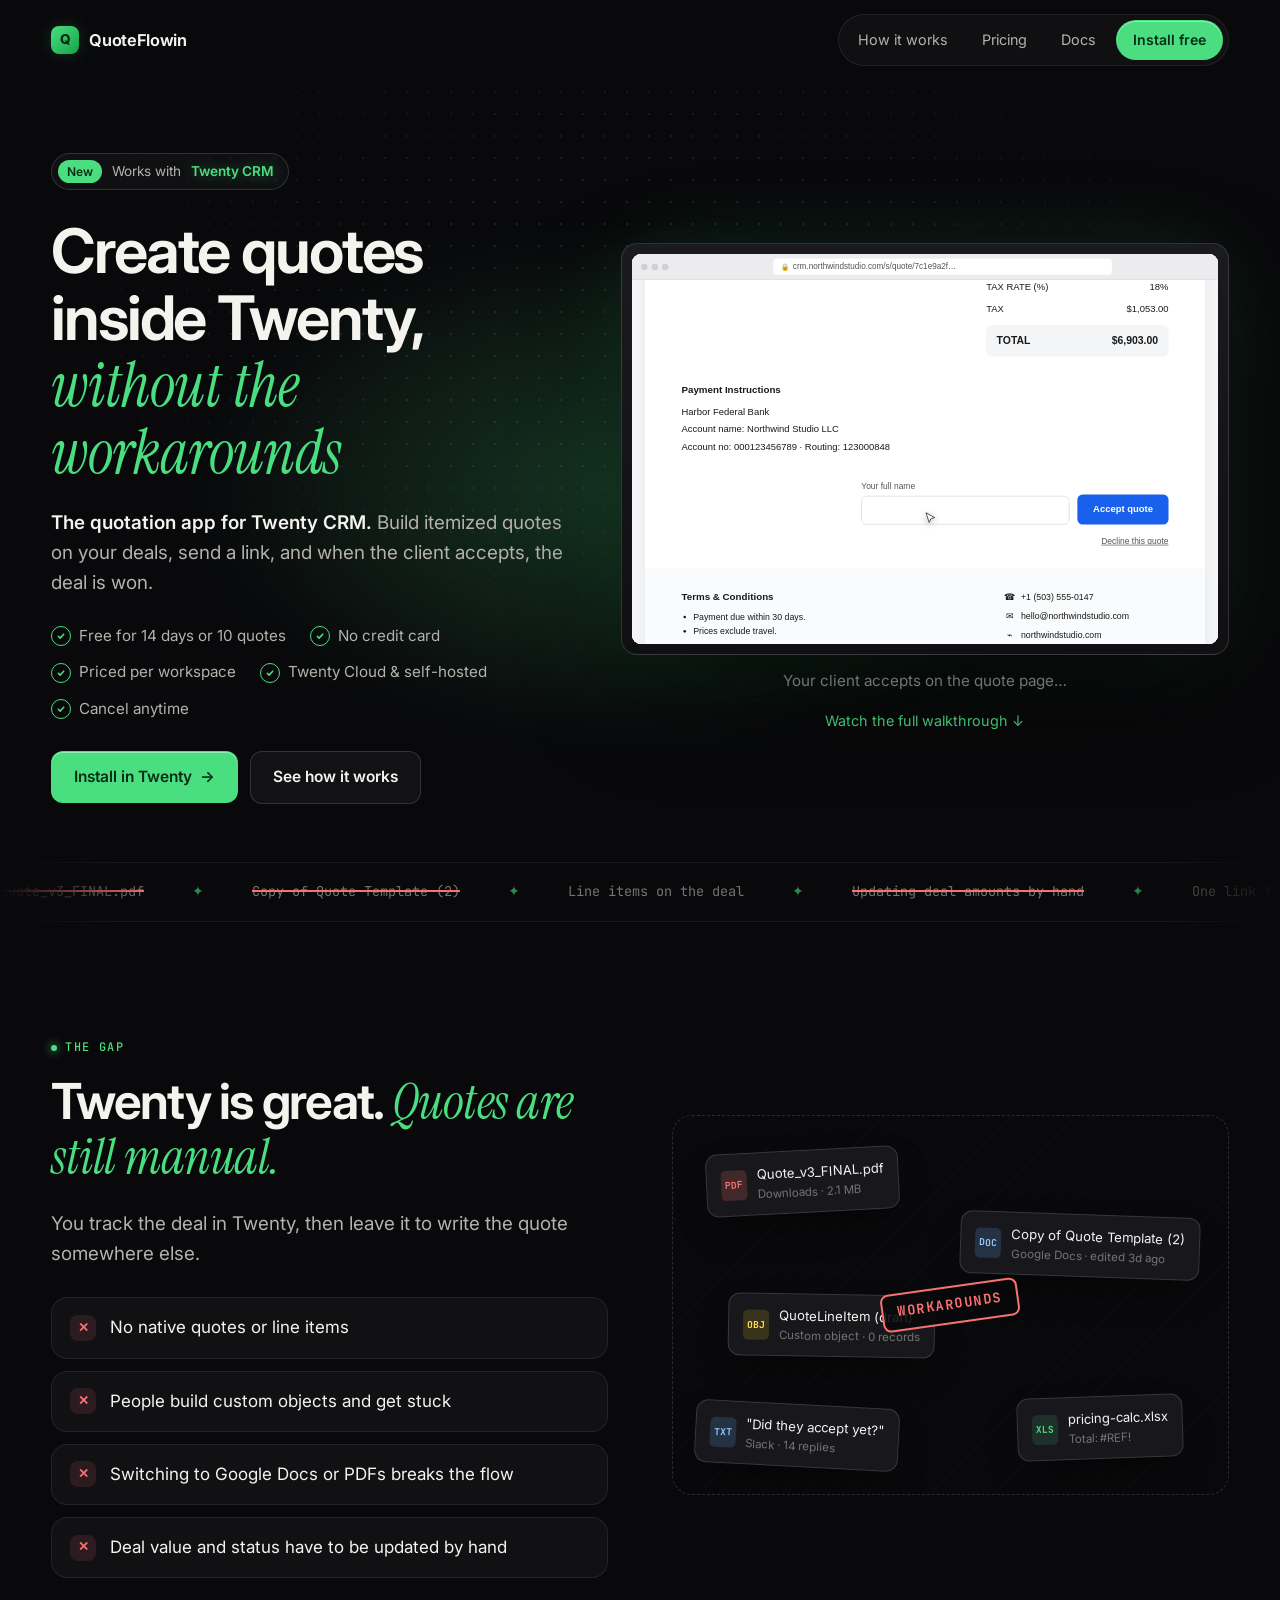
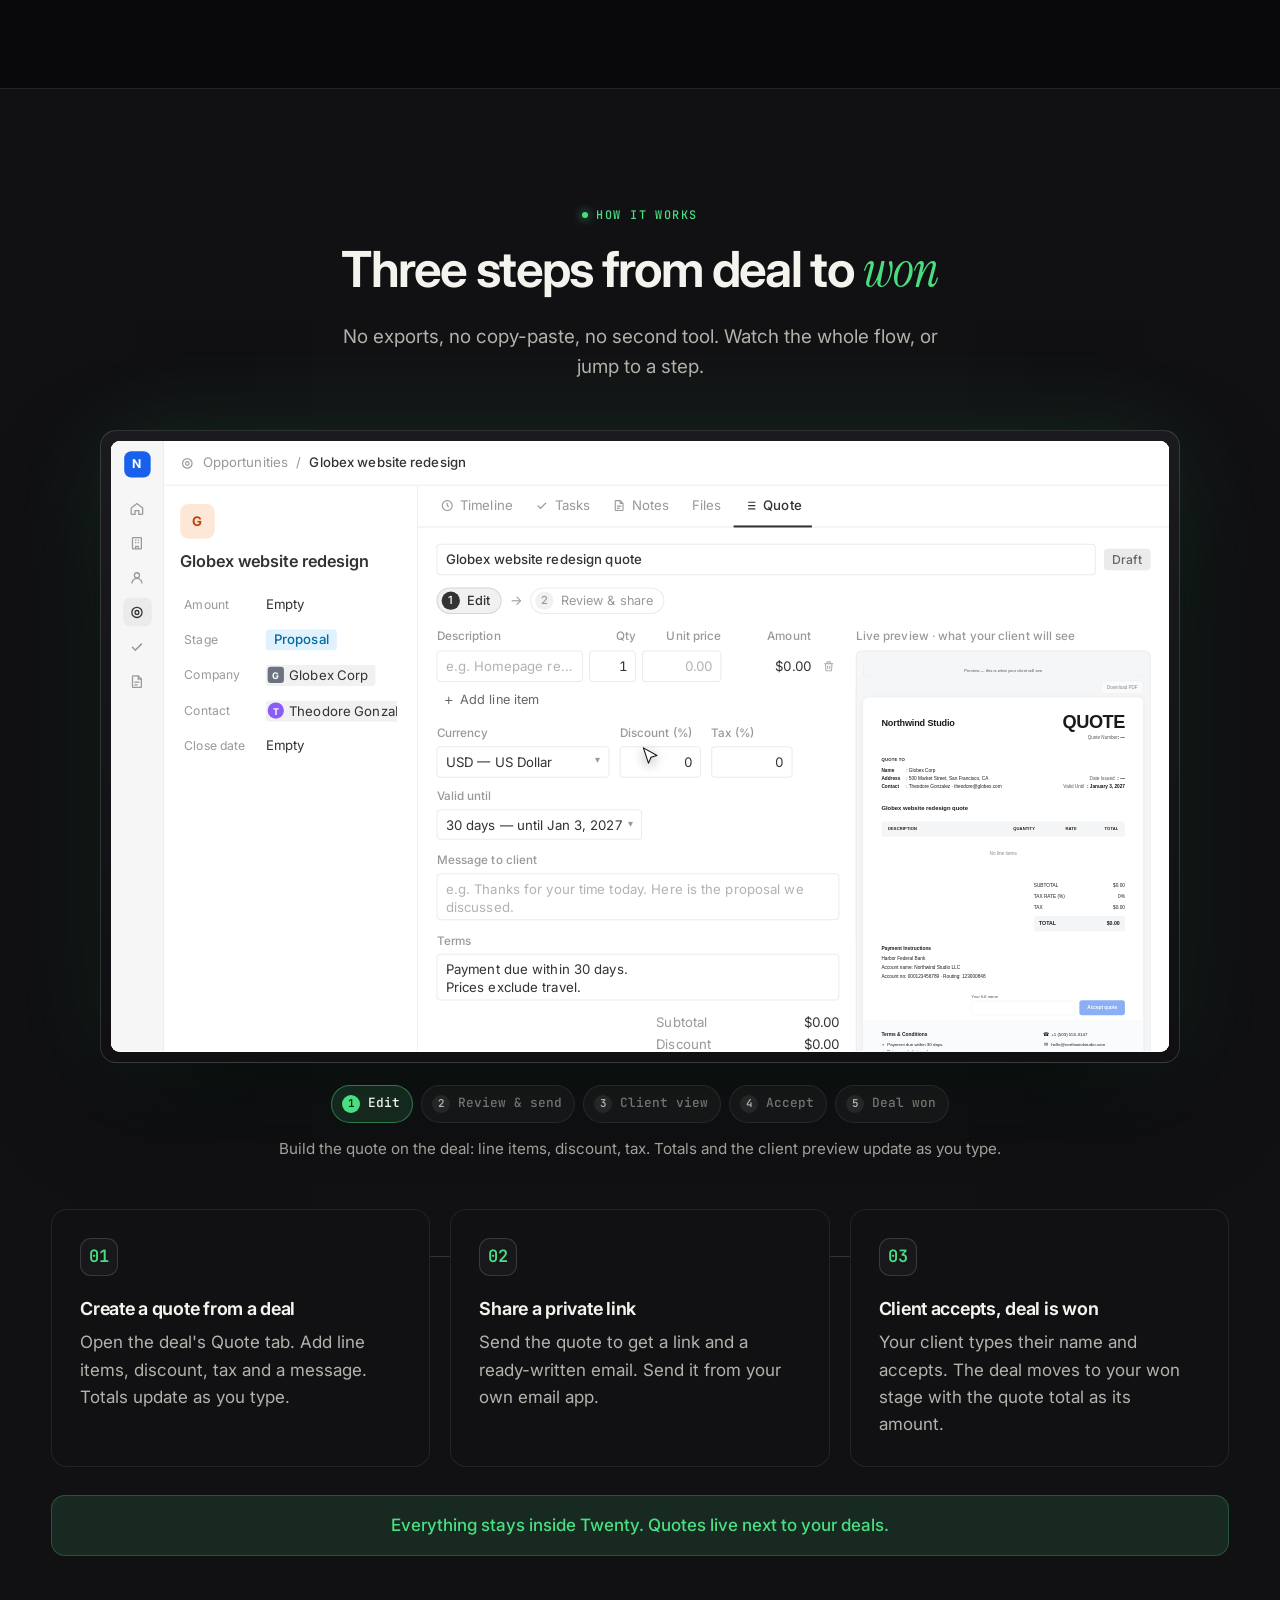
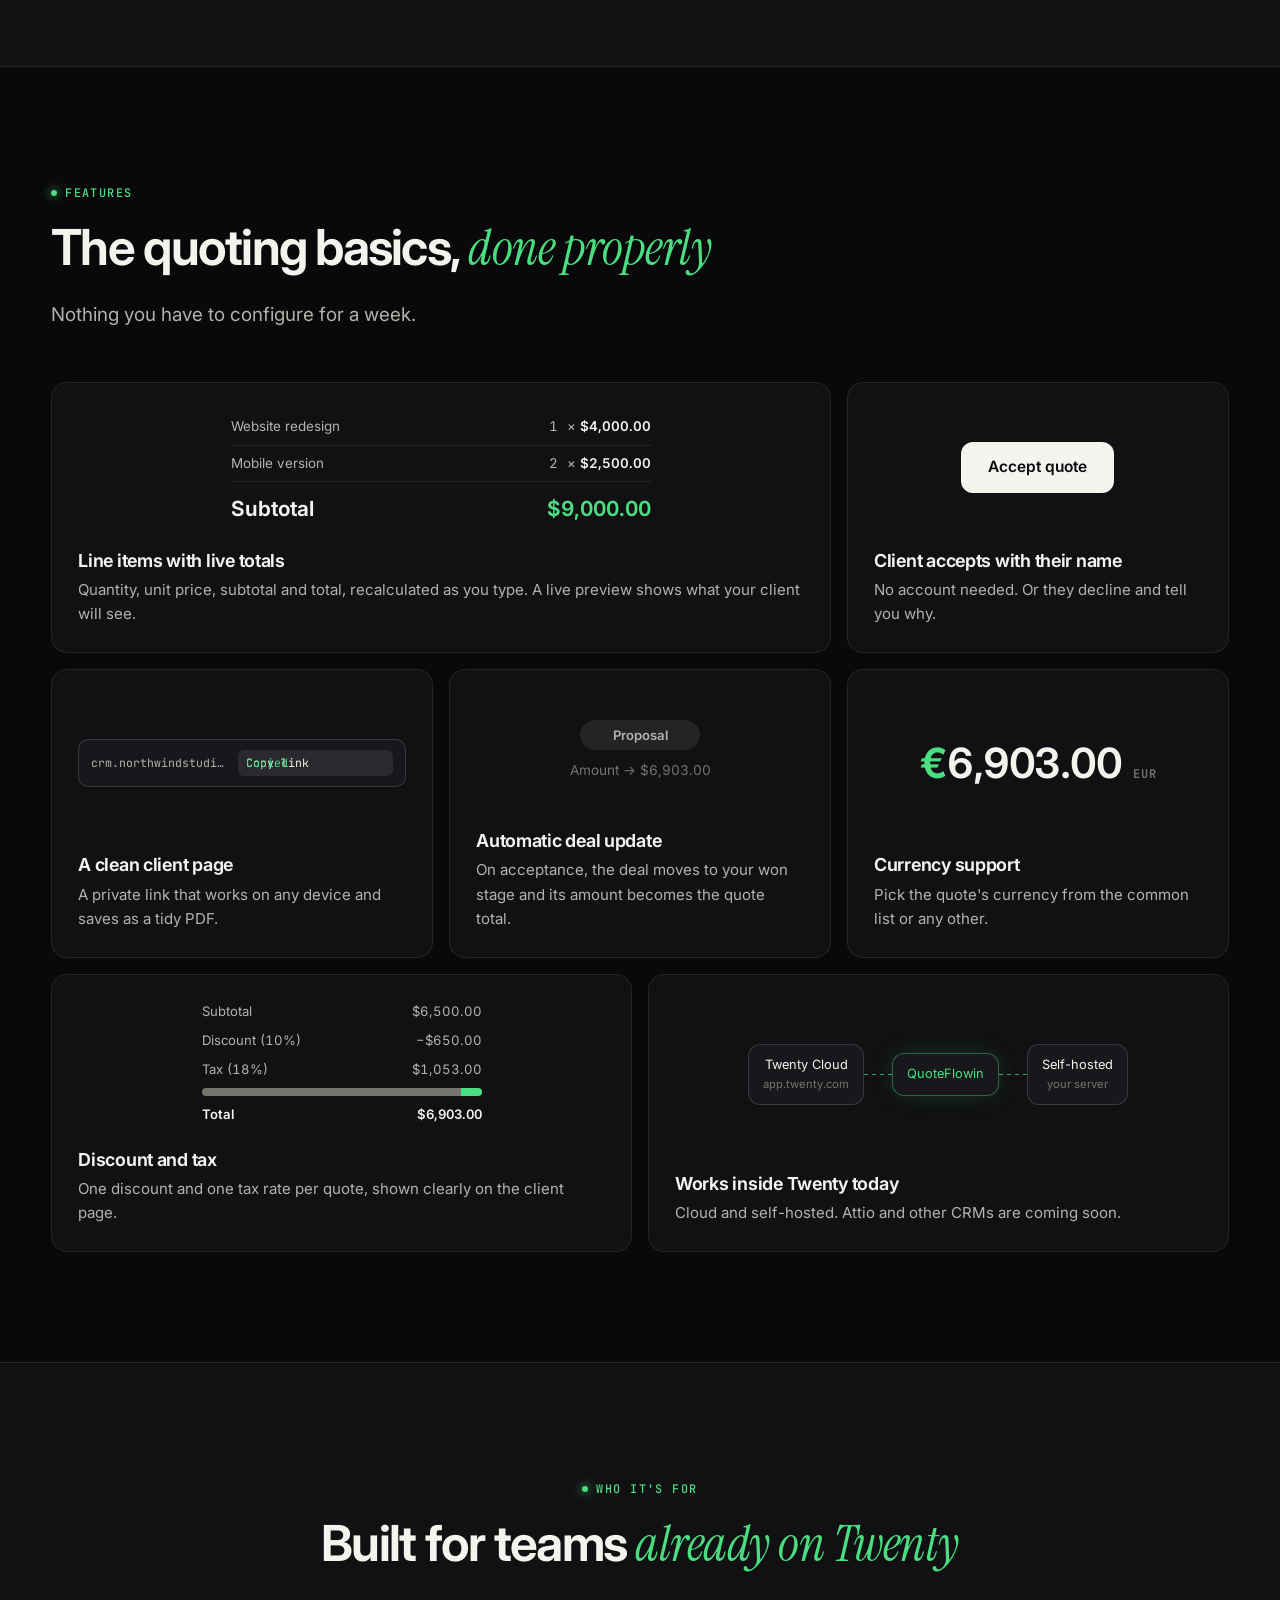
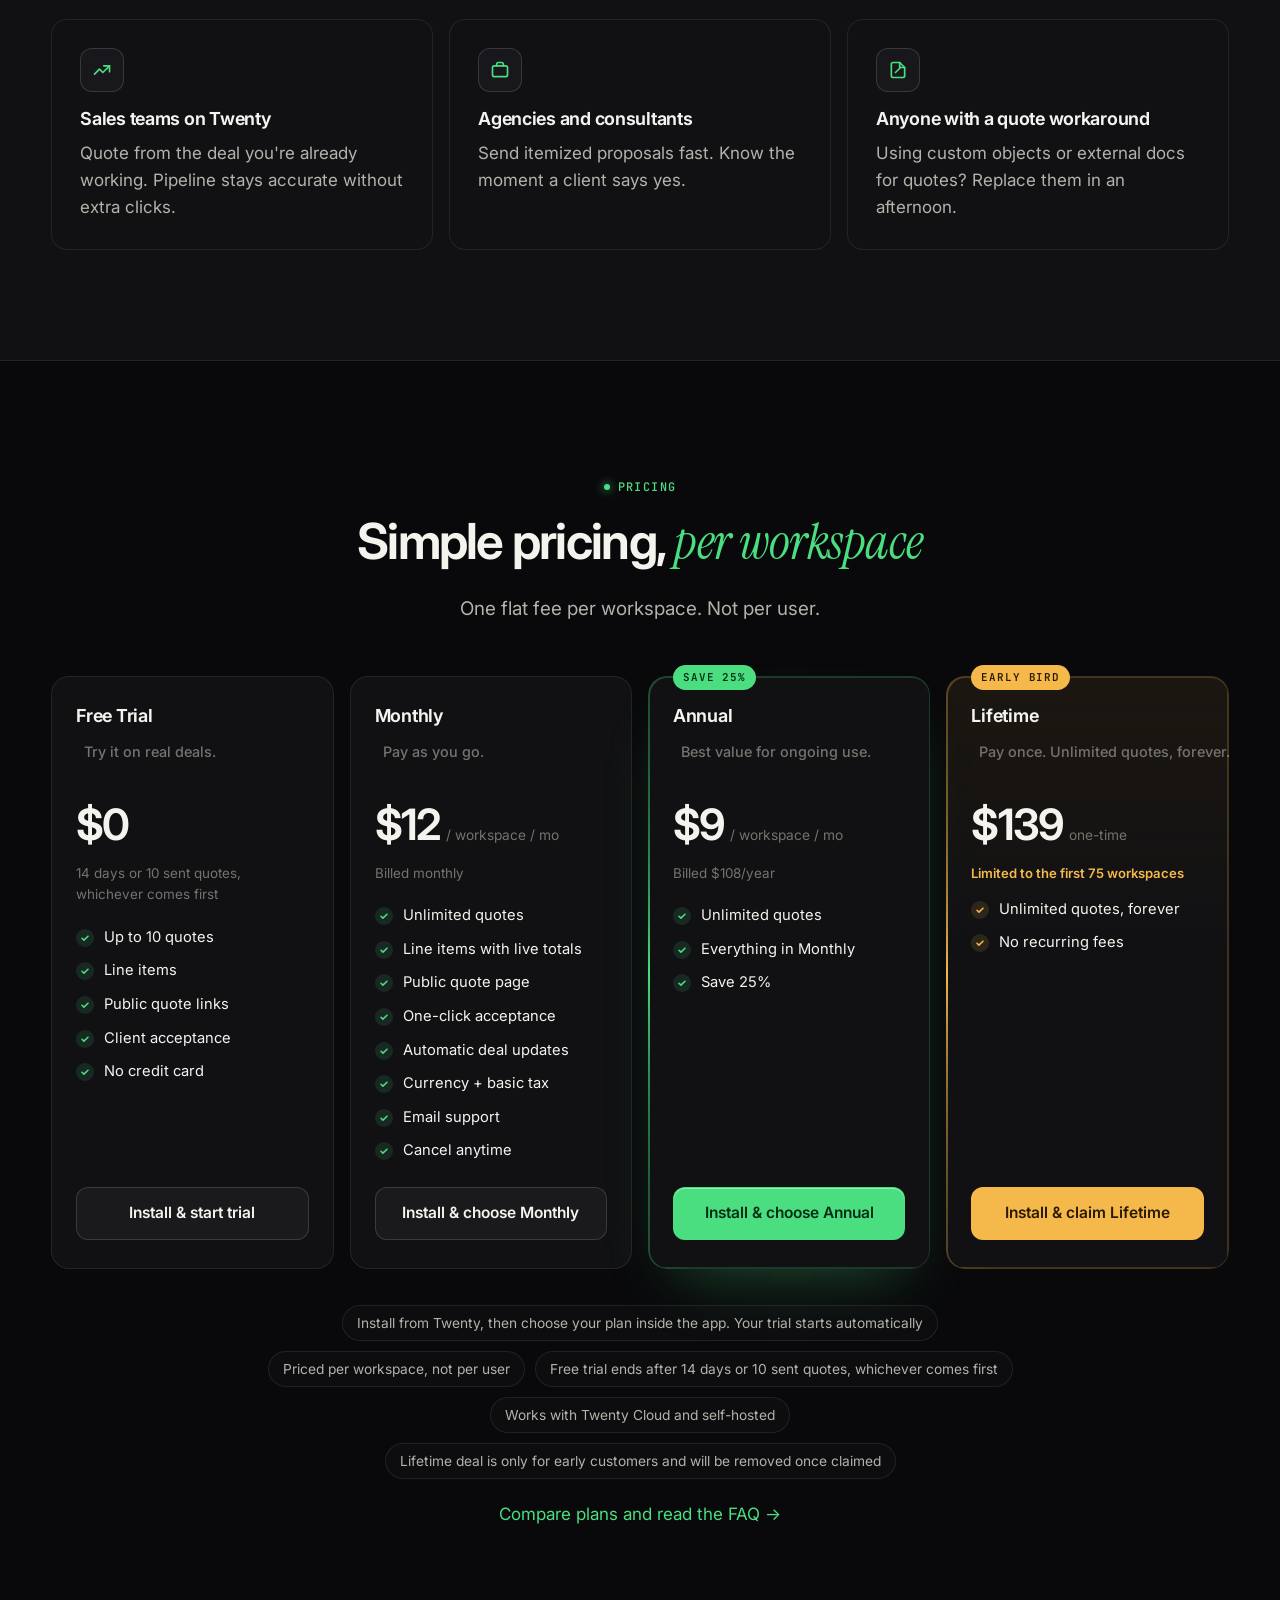
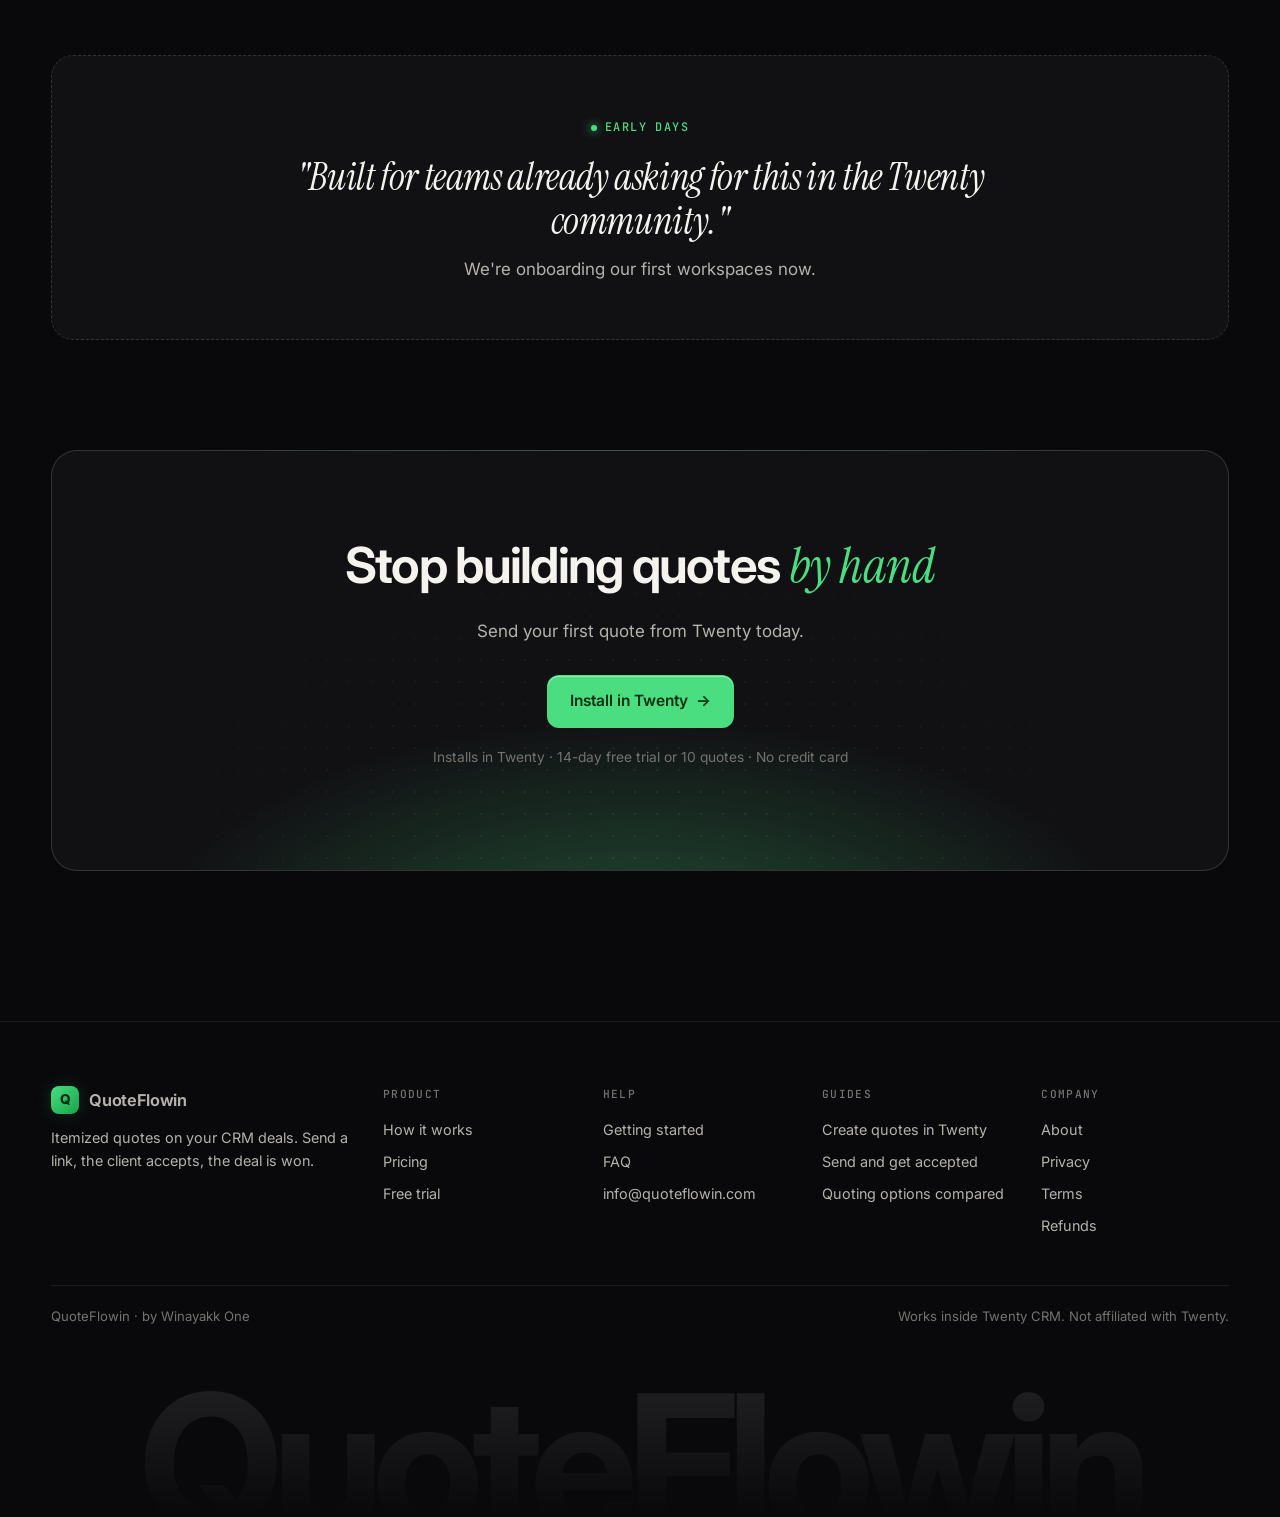
<file: index.html>
<!doctype html>
<html lang="en">
<head>
  <meta charset="utf-8">
  <meta name="viewport" content="width=device-width, initial-scale=1">
  <title>QuoteFlowin · The quotation app for Twenty CRM</title>
  <meta name="description" content="QuoteFlowin is the quotation app for Twenty CRM. Build itemized quotes on your deals, send a link, and when the client accepts, the deal is won.">
  <link rel="canonical" href="https://quoteflowin.com/">
  <meta property="og:type" content="website">
  <meta property="og:site_name" content="QuoteFlowin">
  <meta property="og:title" content="QuoteFlowin · The quotation app for Twenty CRM">
  <meta property="og:description" content="Build itemized quotes on your Twenty deals, send a link, and when the client accepts, the deal is won.">
  <meta property="og:url" content="https://quoteflowin.com/">
  <meta name="theme-color" content="#09090b">
  <link rel="icon" href="favicon.svg" type="image/svg+xml">
  <link rel="icon" href="favicon-32.png" type="image/png" sizes="32x32">
  <link rel="apple-touch-icon" href="apple-touch-icon.png">
  <link rel="preconnect" href="https://fonts.googleapis.com">
  <link rel="preconnect" href="https://fonts.gstatic.com" crossorigin>
  <link href="https://fonts.googleapis.com/css2?family=Inter:wght@400;500;600;700&family=Instrument+Serif:ital@1&family=JetBrains+Mono:wght@400;500;600&display=swap" rel="stylesheet">
  <link rel="stylesheet" href="styles.css">
  <link rel="stylesheet" href="demo.css">
  <script>document.documentElement.classList.add('js')</script>
  <script src="app.js" defer></script>
  <script src="demo.js" defer></script>
  <script type="application/ld+json">
{
 "@context": "https://schema.org",
 "@graph": [
  {
   "@type": "Organization",
   "@id": "https://quoteflowin.com/#org",
   "name": "QuoteFlowin",
   "url": "https://quoteflowin.com/",
   "logo": "https://quoteflowin.com/apple-touch-icon.png",
   "email": "info@quoteflowin.com",
   "sameAs": [
    "https://github.com/malvyave/quoteflow",
    "https://www.npmjs.com/package/quoteflowin"
   ]
  },
  {
   "@type": "SoftwareApplication",
   "@id": "https://quoteflowin.com/#app",
   "name": "QuoteFlowin",
   "alternateName": "QuoteFlowin for Twenty",
   "description": "QuoteFlowin is a quotation app for Twenty CRM. Build itemized quotes on Twenty deals, send the client a private link, and when they accept, the deal moves to your won stage with the quote total as its amount.",
   "applicationCategory": "BusinessApplication",
   "applicationSubCategory": "Quoting (CPQ) for Twenty CRM",
   "operatingSystem": "Web (runs inside Twenty CRM, version 2.46 or later)",
   "url": "https://quoteflowin.com/",
   "installUrl": "https://quoteflowin.com/signup.html",
   "softwareHelp": "https://quoteflowin.com/docs.html",
   "featureList": [
    "Line items with live subtotal, discount, tax and total",
    "Quotes in the deal's currency",
    "Branded quotes with logo, color, tax ID and payment instructions",
    "Sequential quote numbers and valid-until dates",
    "Private client link with online accept or decline, no client account needed",
    "Shows when the client first opened the quote",
    "Accepted quotes mark the Twenty deal won and set its amount",
    "Quote events on the deal timeline",
    "Board of all quotes by status",
    "Client page prints to PDF"
   ],
   "isAccessibleForFree": false,
   "publisher": {
    "@id": "https://quoteflowin.com/#org"
   },
   "offers": [
    {
     "@type": "Offer",
     "name": "Free trial",
     "price": "0",
     "priceCurrency": "USD",
     "description": "14 days or 10 sent quotes, whichever comes first. No card needed.",
     "url": "https://quoteflowin.com/pricing.html"
    },
    {
     "@type": "Offer",
     "name": "Monthly",
     "price": "12",
     "priceCurrency": "USD",
     "description": "Unlimited quotes, per workspace, billed monthly.",
     "url": "https://quoteflowin.com/pricing.html",
     "priceSpecification": {
      "@type": "UnitPriceSpecification",
      "price": "12",
      "priceCurrency": "USD",
      "billingDuration": 1,
      "unitCode": "MON",
      "referenceQuantity": {
       "@type": "QuantitativeValue",
       "value": 1,
       "unitCode": "MON"
      }
     }
    },
    {
     "@type": "Offer",
     "name": "Annual",
     "price": "108",
     "priceCurrency": "USD",
     "description": "Unlimited quotes, per workspace, billed yearly ($9 a month).",
     "url": "https://quoteflowin.com/pricing.html",
     "priceSpecification": {
      "@type": "UnitPriceSpecification",
      "price": "108",
      "priceCurrency": "USD",
      "billingDuration": 1,
      "unitCode": "ANN",
      "referenceQuantity": {
       "@type": "QuantitativeValue",
       "value": 1,
       "unitCode": "ANN"
      }
     }
    },
    {
     "@type": "Offer",
     "name": "Lifetime",
     "price": "139",
     "priceCurrency": "USD",
     "description": "One-time payment for unlimited quotes. Limited to the first 75 workspaces.",
     "url": "https://quoteflowin.com/pricing.html"
    }
   ]
  },
  {
   "@type": "WebSite",
   "@id": "https://quoteflowin.com/#site",
   "name": "QuoteFlowin",
   "url": "https://quoteflowin.com/",
   "publisher": {
    "@id": "https://quoteflowin.com/#org"
   }
  }
 ]
}
  </script>
</head>
<body>

<header class="site-header">
  <div class="wrap">
    <a class="logo" href="index.html"><span class="logo-mark">Q</span>QuoteFlowin</a>
    <nav class="nav">
      <a href="how-it-works.html">How it works</a>
      <a href="pricing.html">Pricing</a>
      <a href="docs.html">Docs</a>
      <a class="btn btn-primary btn-sm" href="signup.html?plan=trial">Install free</a>
    </nav>
  </div>
</header>

<main>

  <!-- 1. Hero -->
  <section class="hero">
    <div class="backdrop"><div class="grid"></div><div class="glow"></div></div>
    <div class="wrap hero-grid">
      <div class="hero-copy">
        <div class="chip fade-up" style="--d:0s"><b>New</b> Works with <strong class="chip-hl">Twenty CRM</strong></div>
        <h1>
          <span class="word" style="--i:0">Create</span>
          <span class="word" style="--i:1">quotes</span>
          <span class="word" style="--i:2">inside</span>
          <span class="word" style="--i:3">Twenty,</span>
          <span class="word serif" style="--i:4">without</span>
          <span class="word serif" style="--i:5">the</span>
          <span class="word serif" style="--i:6">workarounds</span>
        </h1>
        <p class="lead fade-up" style="--d:.7s"><strong class="lead-hl">The quotation app for Twenty CRM.</strong> Build itemized quotes on your deals, send a link, and when the client accepts, the deal is won.</p>
        <ul class="hero-checks fade-up" style="--d:.8s">
          <li>Free for 14 days or 10 quotes</li>
          <li>No credit card</li>
          <li>Priced per workspace</li>
          <li>Twenty Cloud &amp; self-hosted</li>
          <li>Cancel anytime</li>
        </ul>
        <div class="cta-row fade-up" style="--d:.9s">
          <a class="btn btn-primary" href="signup.html?plan=trial">Install in Twenty <span class="arrow">→</span></a>
          <a class="btn btn-ghost" href="#how">See how it works</a>
        </div>
      </div>

      <!-- Short loop: the client accepts and the deal is won -->
      <div class="pd pd-short fade-up" style="--d:.5s" data-demo="short" aria-label="Demo: the client accepts the quote and the deal in Twenty is marked won with the quote total">
        <div class="pd-shell"><div class="pd-viewport"></div></div>
        <p class="pd-caption" aria-live="polite"></p>
        <p class="pd-more"><a class="text-link" href="#how">Watch the full walkthrough ↓</a></p>
      </div>
    </div>
  </section>

  <!-- Marquee -->
  <div class="marquee" aria-hidden="true">
    <div class="marquee-track">
      <span><s>Quote_v3_FINAL.pdf</s></span>
      <span><s>Copy of Quote Template (2)</s></span>
      <span>Line items on the deal</span>
      <span><s>Updating deal amounts by hand</s></span>
      <span>One link for your client</span>
      <span><s>Half-built custom objects</s></span>
      <span>Deal marked won automatically</span>
      <span><s>Quote_v3_FINAL.pdf</s></span>
      <span><s>Copy of Quote Template (2)</s></span>
      <span>Line items on the deal</span>
      <span><s>Updating deal amounts by hand</s></span>
      <span>One link for your client</span>
      <span><s>Half-built custom objects</s></span>
      <span>Deal marked won automatically</span>
    </div>
  </div>

  <!-- 2. Problem -->
  <section>
    <div class="wrap problem-grid">
      <div>
        <span class="eyebrow reveal">The gap</span>
        <h2 class="reveal">Twenty is great. <span class="serif">Quotes are still manual.</span></h2>
        <p class="lead reveal">You track the deal in Twenty, then leave it to write the quote somewhere else.</p>
        <div class="problem-list" data-stagger>
          <div class="problem-item card-base reveal"><span class="x">✕</span><p>No native quotes or line items</p></div>
          <div class="problem-item card-base reveal"><span class="x">✕</span><p>People build custom objects and get stuck</p></div>
          <div class="problem-item card-base reveal"><span class="x">✕</span><p>Switching to Google Docs or PDFs breaks the flow</p></div>
          <div class="problem-item card-base reveal"><span class="x">✕</span><p>Deal value and status have to be updated by hand</p></div>
        </div>
      </div>
      <div class="mess reveal" aria-hidden="true">
        <div class="file"><span class="ic pdf">PDF</span><div>Quote_v3_FINAL.pdf<small>Downloads · 2.1 MB</small></div></div>
        <div class="file"><span class="ic doc">DOC</span><div>Copy of Quote Template (2)<small>Google Docs · edited 3d ago</small></div></div>
        <div class="file"><span class="ic obj">OBJ</span><div>QuoteLineItem (draft)<small>Custom object · 0 records</small></div></div>
        <div class="file"><span class="ic xls">XLS</span><div>pricing-calc.xlsx<small>Total: #REF!</small></div></div>
        <div class="file"><span class="ic doc">TXT</span><div>"Did they accept yet?"<small>Slack · 14 replies</small></div></div>
        <div class="stamp">WORKAROUNDS</div>
      </div>
    </div>
  </section>

  <!-- 3. How it works -->
  <section class="soft" id="how">
    <div class="wrap">
      <div class="center">
        <span class="eyebrow reveal">How it works</span>
        <h2 class="reveal">Three steps from deal to <span class="serif">won</span></h2>
        <p class="lead reveal">No exports, no copy-paste, no second tool. Watch the whole flow, or jump to a step.</p>
      </div>

      <!-- Full walkthrough: all five scenes, starts when scrolled into view -->
      <div class="pd pd-full" data-demo="full" aria-label="Demo: a quote is built on a Twenty deal, sent, accepted by the client on the quote page, and the deal is marked won">
        <div class="pd-shell"><div class="pd-viewport"></div></div>
        <div class="pd-chapters" aria-label="Demo steps"></div>
        <p class="pd-caption" aria-live="polite"></p>
      </div>
      <div class="steps" data-stagger>
        <div class="steps-line"></div>
        <div class="step card-base spot reveal">
          <div class="step-num">01</div>
          <h3>Create a quote from a deal</h3>
          <p>Open the deal's Quote tab. Add line items, discount, tax and a message. Totals update as you type.</p>
        </div>
        <div class="step card-base spot reveal">
          <div class="step-num">02</div>
          <h3>Share a private link</h3>
          <p>Send the quote to get a link and a ready-written email. Send it from your own email app.</p>
        </div>
        <div class="step card-base spot reveal">
          <div class="step-num">03</div>
          <h3>Client accepts, deal is won</h3>
          <p>Your client types their name and accepts. The deal moves to your won stage with the quote total as its amount.</p>
        </div>
      </div>
      <div class="callout reveal">Everything stays inside Twenty. Quotes live next to your deals.</div>
    </div>
  </section>

  <!-- 4. Features -->
  <section>
    <div class="wrap">
      <span class="eyebrow reveal">Features</span>
      <h2 class="reveal">The quoting basics, <span class="serif">done properly</span></h2>
      <p class="lead reveal">Nothing you have to configure for a week.</p>

      <div class="bento" data-stagger>
        <div class="tile t-a card-base spot reveal">
          <div class="viz">
            <div class="mini-quote" id="live-totals">
              <div class="r"><span>Website redesign</span><span><span class="qty">1</span> × <b>$4,000.00</b></span></div>
              <div class="r"><span>Mobile version</span><span><span class="qty" data-qty>1</span> × <b>$2,500.00</b></span></div>
              <div class="t"><span>Subtotal</span><span data-total>$6,500.00</span></div>
            </div>
          </div>
          <h3>Line items with live totals</h3>
          <p>Quantity, unit price, subtotal and total, recalculated as you type. A live preview shows what your client will see.</p>
        </div>

        <div class="tile t-b card-base spot reveal">
          <div class="viz">
            <div class="accept-viz"><span class="btn">Accept quote</span></div>
          </div>
          <h3>Client accepts with their name</h3>
          <p>No account needed. Or they decline and tell you why.</p>
        </div>

        <div class="tile t-c card-base spot reveal">
          <div class="viz">
            <div class="link-viz">
              <div class="bar"><span>crm.northwindstudio.com/s/quote/7c1e…</span><span class="copy"><span class="a">Copy link</span><span class="b">Copied</span></span></div>
            </div>
          </div>
          <h3>A clean client page</h3>
          <p>A private link that works on any device and saves as a tidy PDF.</p>
        </div>

        <div class="tile t-d card-base spot reveal">
          <div class="viz">
            <div class="stage-viz">
              <div class="flip"><span>Proposal</span><span>Customer ✓</span></div>
              <div class="amt-row">Amount → $6,903.00</div>
            </div>
          </div>
          <h3>Automatic deal update</h3>
          <p>On acceptance, the deal moves to your won stage and its amount becomes the quote total.</p>
        </div>

        <div class="tile t-e card-base spot reveal">
          <div class="viz">
            <div class="currency-viz"><span class="sym" id="cur-sym">$</span><span id="cur-amt">6,903.00</span><small id="cur-code">USD</small></div>
          </div>
          <h3>Currency support</h3>
          <p>Pick the quote's currency from the common list or any other.</p>
        </div>

        <div class="tile t-f card-base spot reveal">
          <div class="viz">
            <div class="tax-viz">
              <div class="r"><span>Subtotal</span><span>$6,500.00</span></div>
              <div class="r"><span>Discount (10%)</span><span>−$650.00</span></div>
              <div class="r"><span>Tax (18%)</span><span>$1,053.00</span></div>
              <div class="meter"><i></i><i></i></div>
              <div class="r total"><span>Total</span><span>$6,903.00</span></div>
            </div>
          </div>
          <h3>Discount and tax</h3>
          <p>One discount and one tax rate per quote, shown clearly on the client page.</p>
        </div>

        <div class="tile t-g card-base spot reveal">
          <div class="viz">
            <div class="host-viz">
              <div class="node">Twenty Cloud<small>app.twenty.com</small></div>
              <div class="wire"></div>
              <div class="node core">QuoteFlowin</div>
              <div class="wire rev"></div>
              <div class="node">Self-hosted<small>your server</small></div>
            </div>
          </div>
          <h3>Works inside Twenty today</h3>
          <p>Cloud and self-hosted. Attio and other CRMs are coming soon.</p>
        </div>
      </div>
    </div>
  </section>

  <!-- 5. Who it's for -->
  <section class="soft">
    <div class="wrap">
      <div class="center">
        <span class="eyebrow reveal">Who it's for</span>
        <h2 class="reveal">Built for teams <span class="serif">already on Twenty</span></h2>
      </div>
      <div class="audience" data-stagger>
        <div class="card card-base spot reveal">
          <div class="ico"><svg viewBox="0 0 24 24" fill="none" stroke="currentColor" stroke-width="2" stroke-linecap="round" stroke-linejoin="round"><path d="M3 17l6-6 4 4 8-8"/><path d="M14 7h7v7"/></svg></div>
          <h3>Sales teams on Twenty</h3>
          <p>Quote from the deal you're already working. Pipeline stays accurate without extra clicks.</p>
        </div>
        <div class="card card-base spot reveal">
          <div class="ico"><svg viewBox="0 0 24 24" fill="none" stroke="currentColor" stroke-width="2" stroke-linecap="round" stroke-linejoin="round"><rect x="3" y="7" width="18" height="13" rx="2"/><path d="M8 7V5a2 2 0 0 1 2-2h4a2 2 0 0 1 2 2v2"/></svg></div>
          <h3>Agencies and consultants</h3>
          <p>Send itemized proposals fast. Know the moment a client says yes.</p>
        </div>
        <div class="card card-base spot reveal">
          <div class="ico"><svg viewBox="0 0 24 24" fill="none" stroke="currentColor" stroke-width="2" stroke-linecap="round" stroke-linejoin="round"><path d="M14 3H6a2 2 0 0 0-2 2v14a2 2 0 0 0 2 2h12a2 2 0 0 0 2-2V9z"/><path d="M14 3v6h6M9 15l6-6"/></svg></div>
          <h3>Anyone with a quote workaround</h3>
          <p>Using custom objects or external docs for quotes? Replace them in an afternoon.</p>
        </div>
      </div>
    </div>
  </section>

  <!-- 6. Pricing -->
  <section id="pricing">
    <div class="wrap">
      <div class="center">
        <span class="eyebrow reveal">Pricing</span>
        <h2 class="reveal">Simple pricing, <span class="serif">per workspace</span></h2>
        <p class="lead reveal">One flat fee per workspace. Not per user.</p>
      </div>

      <div class="pricing" data-stagger>
        <div class="plan reveal">
          <h3>Free Trial</h3>
          <p class="tag">Try it on real deals.</p>
          <div class="price"><span class="amt">$0</span></div>
          <p class="billing">14 days or 10 sent quotes, whichever comes first</p>
          <ul>
            <li>Up to 10 quotes</li>
            <li>Line items</li>
            <li>Public quote links</li>
            <li>Client acceptance</li>
            <li>No credit card</li>
          </ul>
          <a class="btn btn-ghost btn-block" href="signup.html?plan=trial">Install &amp; start trial</a>
        </div>

        <div class="plan reveal">
          <h3>Monthly</h3>
          <p class="tag">Pay as you go.</p>
          <div class="price"><span class="amt">$12</span><span class="per">/ workspace / mo</span></div>
          <p class="billing">Billed monthly</p>
          <ul>
            <li>Unlimited quotes</li>
            <li>Line items with live totals</li>
            <li>Public quote page</li>
            <li>One-click acceptance</li>
            <li>Automatic deal updates</li>
            <li>Currency + basic tax</li>
            <li>Email support</li>
            <li>Cancel anytime</li>
          </ul>
          <a class="btn btn-ghost btn-block" href="signup.html?plan=monthly">Install &amp; choose Monthly</a>
        </div>

        <div class="plan featured reveal">
          <span class="badge">Save 25%</span>
          <h3>Annual</h3>
          <p class="tag">Best value for ongoing use.</p>
          <div class="price"><span class="amt">$9</span><span class="per">/ workspace / mo</span></div>
          <p class="billing">Billed $108/year</p>
          <ul>
            <li>Unlimited quotes</li>
            <li>Everything in Monthly</li>
            <li>Save 25%</li>
          </ul>
          <a class="btn btn-primary btn-block" href="signup.html?plan=annual">Install &amp; choose Annual</a>
        </div>

        <div class="plan lifetime reveal">
          <span class="badge">Early bird</span>
          <h3>Lifetime</h3>
          <p class="tag">Pay once. Unlimited quotes, forever.</p>
          <div class="price"><span class="amt">$139</span><span class="per">one-time</span></div>
          <p class="billing seats">Limited to the first 75 workspaces</p>
          <ul>
            <li>Unlimited quotes, forever</li>
            <li>No recurring fees</li>
          </ul>
          <a class="btn btn-gold btn-block" href="signup.html?plan=lifetime">Install &amp; claim Lifetime</a>
        </div>
      </div>

      <ul class="pricing-notes reveal">
        <li>Install from Twenty, then choose your plan inside the app. Your trial starts automatically</li>
        <li>Priced per workspace, not per user</li>
        <li>Free trial ends after 14 days or 10 sent quotes, whichever comes first</li>
        <li>Works with Twenty Cloud and self-hosted</li>
        <li>Lifetime deal is only for early customers and will be removed once claimed</li>
      </ul>
      <p class="center reveal" style="margin-top:22px"><a class="text-link" href="pricing.html">Compare plans and read the FAQ →</a></p>
    </div>
  </section>

  <!-- 7. Social proof -->
  <section style="padding-top:0">
    <div class="wrap">
      <div class="proof reveal">
        <span class="eyebrow">Early days</span>
        <blockquote>"Built for teams already asking for this in the Twenty community."</blockquote>
        <p style="margin:0">We're onboarding our first workspaces now.</p>
      </div>
    </div>
  </section>

  <!-- 8. Final CTA -->
  <section style="padding-top:0">
    <div class="wrap">
      <div class="final reveal">
        <h2>Stop building quotes <span class="serif">by hand</span></h2>
        <p>Send your first quote from Twenty today.</p>
        <div class="cta-row">
          <a class="btn btn-primary" href="signup.html?plan=trial">Install in Twenty <span class="arrow">→</span></a>
        </div>
        <p class="fine">Installs in Twenty · 14-day free trial or 10 quotes · No credit card</p>
      </div>
    </div>
  </section>

</main>

<footer class="site-footer">
  <div class="wrap">
    <div class="footer-grid">
      <div>
        <a class="logo" href="index.html"><span class="logo-mark">Q</span>QuoteFlowin</a>
        <p style="margin-top:12px;max-width:320px">Itemized quotes on your CRM deals. Send a link, the client accepts, the deal is won.</p>
      </div>
      <div>
        <h4>Product</h4>
        <ul>
          <li><a href="how-it-works.html">How it works</a></li>
          <li><a href="pricing.html">Pricing</a></li>
          <li><a href="signup.html?plan=trial">Free trial</a></li>
        </ul>
      </div>
      <div>
        <h4>Help</h4>
        <ul>
          <li><a href="docs.html">Getting started</a></li>
          <li><a href="pricing.html#faq">FAQ</a></li>
          <li><a href="mailto:info@quoteflowin.com">info@quoteflowin.com</a></li>
        </ul>
      </div>
      <div>
        <h4>Guides</h4>
        <ul>
          <li><a href="twenty-crm-quotes.html">Create quotes in Twenty</a></li>
          <li><a href="send-quote-twenty-crm.html">Send and get accepted</a></li>
          <li><a href="twenty-crm-quoting-options.html">Quoting options compared</a></li>
        </ul>
      </div>
      <div>
        <h4>Company</h4>
        <ul>
          <li><a href="#">About</a></li>
          <li><a href="privacy.html">Privacy</a></li>
          <li><a href="terms.html">Terms</a></li>
          <li><a href="refund.html">Refunds</a></li>
        </ul>
      </div>
    </div>
    <div class="footer-bottom">
      <span>QuoteFlowin · by Winayakk One</span>
      <span>Works inside Twenty CRM. Not affiliated with Twenty.</span>
    </div>
    <div class="wordmark" aria-hidden="true">QuoteFlowin</div>
  </div>
</footer>

</body>
</html>
</file>
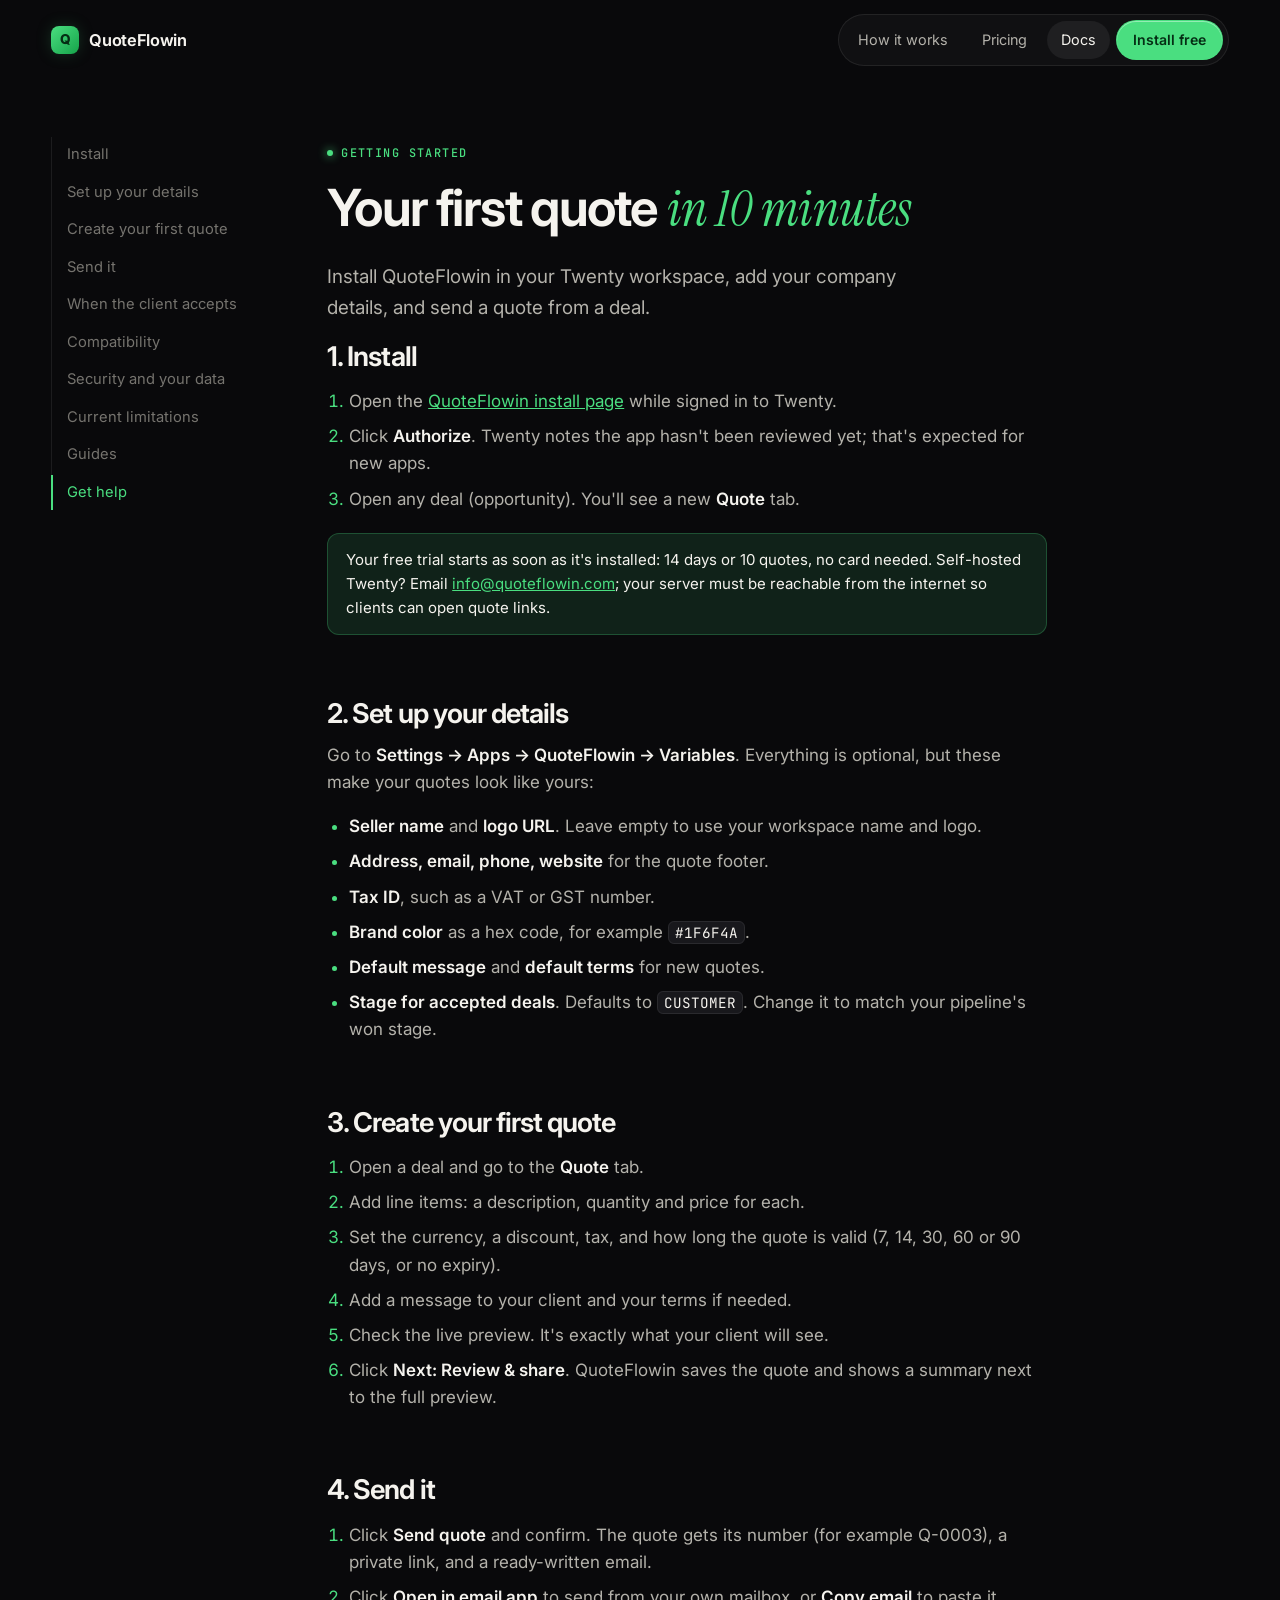
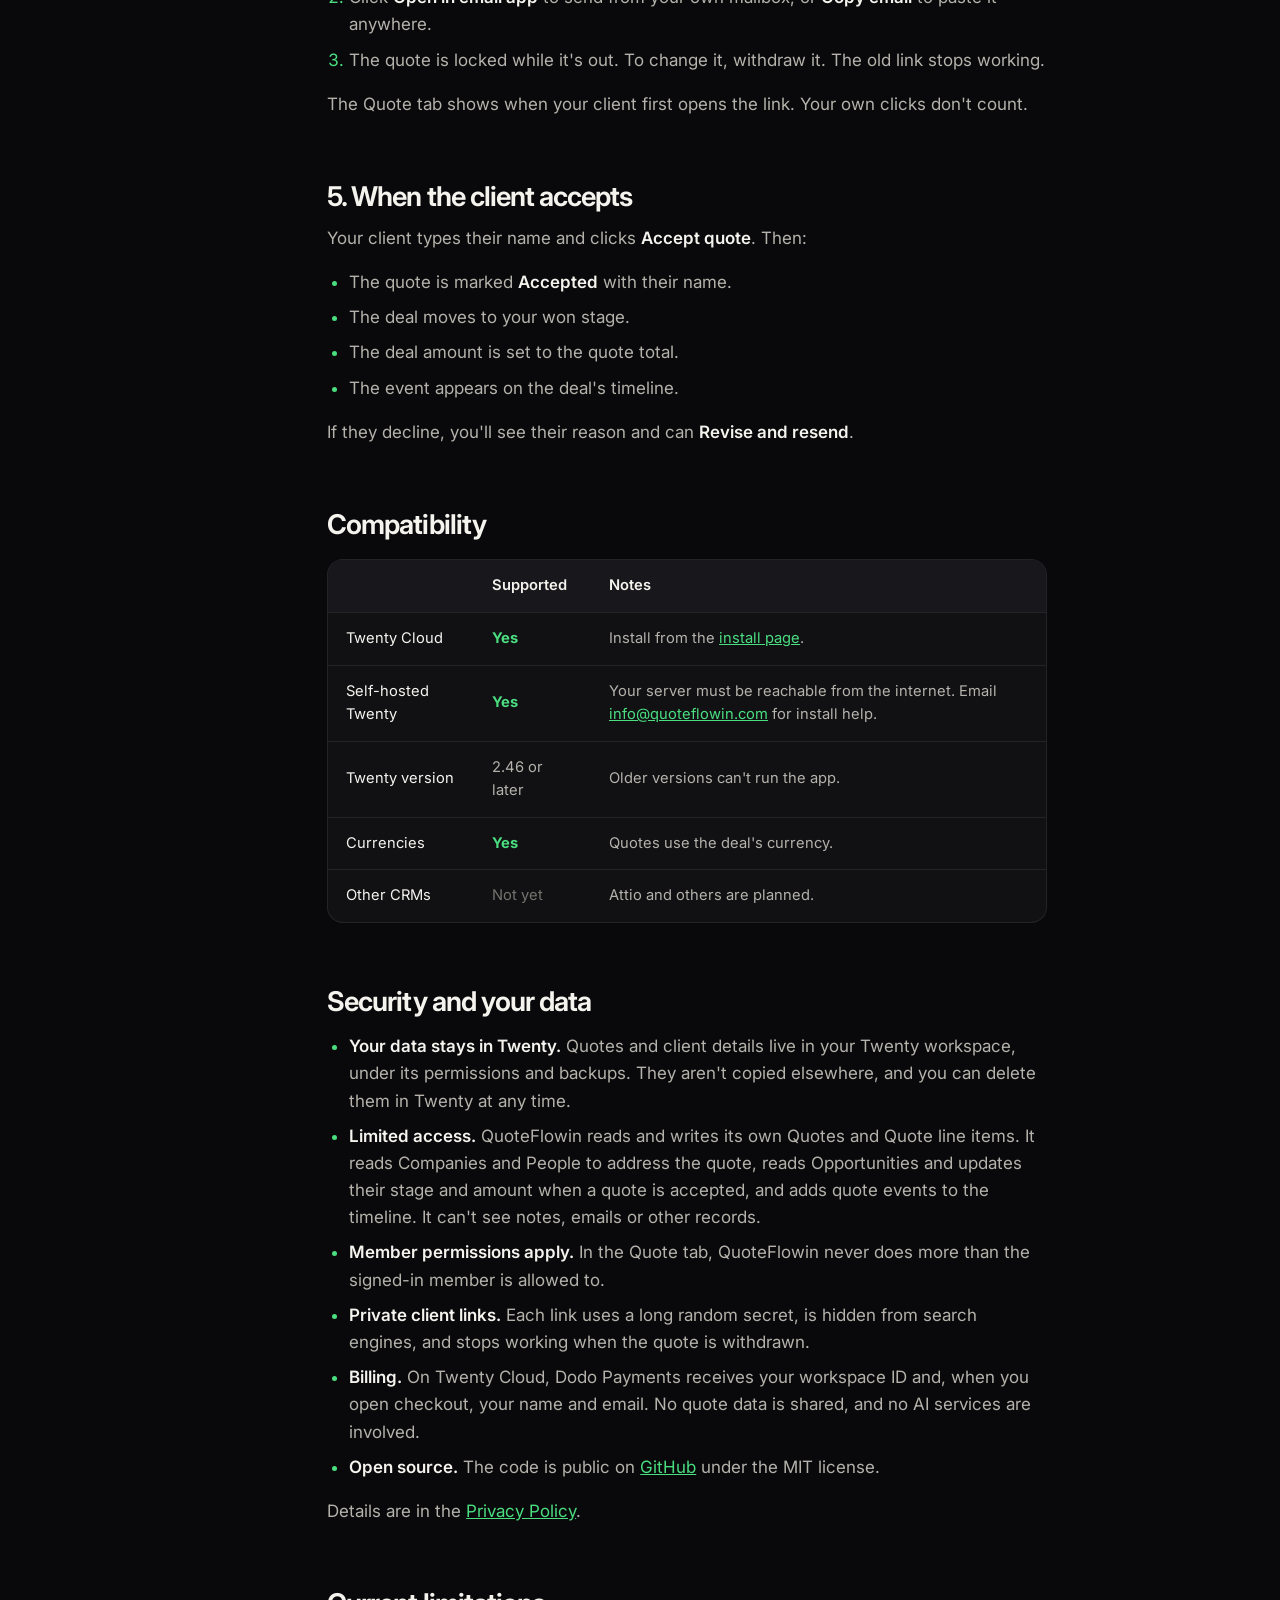
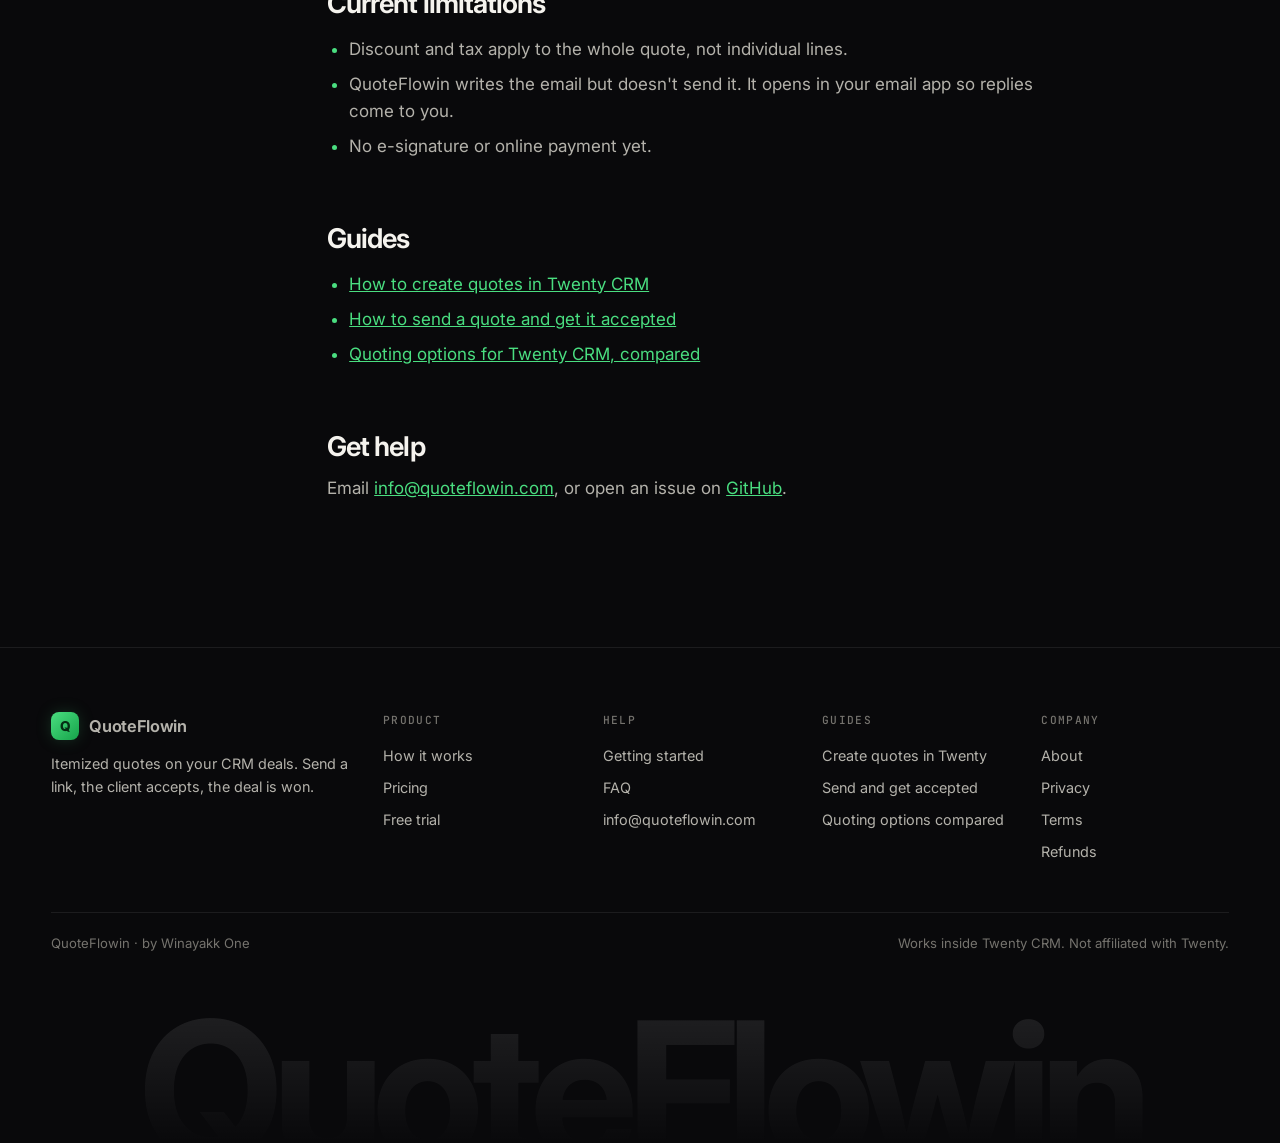
<file: docs.html>
<!doctype html>
<html lang="en">
<head>
  <meta charset="utf-8">
  <meta name="viewport" content="width=device-width, initial-scale=1">
  <title>Docs · QuoteFlowin</title>
  <meta name="description" content="Getting started with QuoteFlowin: install it in Twenty and send your first quote.">
  <link rel="canonical" href="https://quoteflowin.com/docs.html">
  <meta property="og:type" content="website">
  <meta property="og:site_name" content="QuoteFlowin">
  <meta property="og:title" content="Docs · QuoteFlowin">
  <meta property="og:description" content="Getting started with QuoteFlowin: install it in Twenty and send your first quote.">
  <meta property="og:url" content="https://quoteflowin.com/docs.html">
  <meta name="theme-color" content="#09090b">
  <link rel="icon" href="favicon.svg" type="image/svg+xml">
  <link rel="icon" href="favicon-32.png" type="image/png" sizes="32x32">
  <link rel="apple-touch-icon" href="apple-touch-icon.png">
  <link rel="preconnect" href="https://fonts.googleapis.com">
  <link rel="preconnect" href="https://fonts.gstatic.com" crossorigin>
  <link href="https://fonts.googleapis.com/css2?family=Inter:wght@400;500;600;700&family=Instrument+Serif:ital@1&family=JetBrains+Mono:wght@400;500;600&display=swap" rel="stylesheet">
  <link rel="stylesheet" href="styles.css">
  <script>document.documentElement.classList.add('js')</script>
  <script src="app.js" defer></script>
  <script type="application/ld+json">
{
 "@context": "https://schema.org",
 "@graph": [
  {
   "@type": "Organization",
   "@id": "https://quoteflowin.com/#org",
   "name": "QuoteFlowin",
   "url": "https://quoteflowin.com/",
   "logo": "https://quoteflowin.com/apple-touch-icon.png",
   "email": "info@quoteflowin.com",
   "sameAs": [
    "https://github.com/malvyave/quoteflow",
    "https://www.npmjs.com/package/quoteflowin"
   ]
  },
  {
   "@type": "TechArticle",
   "headline": "Getting started with QuoteFlowin for Twenty CRM",
   "description": "Install QuoteFlowin in Twenty, set up your company details, and send your first quote from a deal.",
   "url": "https://quoteflowin.com/docs.html",
   "dateModified": "2026-11-13",
   "about": {
    "@id": "https://quoteflowin.com/#app"
   },
   "publisher": {
    "@id": "https://quoteflowin.com/#org"
   }
  }
 ]
}
  </script>
</head>
<body>

<header class="site-header">
  <div class="wrap">
    <a class="logo" href="index.html"><span class="logo-mark">Q</span>QuoteFlowin</a>
    <nav class="nav">
      <a href="how-it-works.html">How it works</a>
      <a href="pricing.html">Pricing</a>
      <a href="docs.html" aria-current="page">Docs</a>
      <a class="btn btn-primary btn-sm" href="signup.html?plan=trial">Install free</a>
    </nav>
  </div>
</header>

<main>
  <div class="wrap docs-layout">
    <nav class="docs-nav" aria-label="Docs">
      <a href="#install">Install</a>
      <a href="#setup">Set up your details</a>
      <a href="#first-quote">Create your first quote</a>
      <a href="#send">Send it</a>
      <a href="#accept">When the client accepts</a>
      <a href="#compatibility">Compatibility</a>
      <a href="#security">Security and your data</a>
      <a href="#limits">Current limitations</a>
      <a href="#guides">Guides</a>
      <a href="#help">Get help</a>
    </nav>

    <article class="docs-body">
      <span class="eyebrow">Getting started</span>
      <h1 style="font-size:clamp(2.2rem,5vw,3.2rem)">Your first quote <span class="serif" style="color:var(--accent)">in 10 minutes</span></h1>
      <p class="lead">Install QuoteFlowin in your Twenty workspace, add your company details, and send a quote from a deal.</p>

      <h2 id="install">1. Install</h2>
      <ol>
        <li>Open the <a href="https://app.twenty.com/settings/applications/available/6fc1a9b8-000e-423a-a356-62a50ae7f81c" target="_blank" rel="noopener">QuoteFlowin install page</a> while signed in to Twenty.</li>
        <li>Click <strong>Authorize</strong>. Twenty notes the app hasn't been reviewed yet; that's expected for new apps.</li>
        <li>Open any deal (opportunity). You'll see a new <strong>Quote</strong> tab.</li>
      </ol>
      <div class="note">Your free trial starts as soon as it's installed: 14 days or 10 quotes, no card needed. Self-hosted Twenty? Email <a href="mailto:info@quoteflowin.com">info@quoteflowin.com</a>; your server must be reachable from the internet so clients can open quote links.</div>

      <h2 id="setup">2. Set up your details</h2>
      <p>Go to <strong>Settings → Apps → QuoteFlowin → Variables</strong>. Everything is optional, but these make your quotes look like yours:</p>
      <ul>
        <li><strong>Seller name</strong> and <strong>logo URL</strong>. Leave empty to use your workspace name and logo.</li>
        <li><strong>Address, email, phone, website</strong> for the quote footer.</li>
        <li><strong>Tax ID</strong>, such as a VAT or GST number.</li>
        <li><strong>Brand color</strong> as a hex code, for example <code>#1F6F4A</code>.</li>
        <li><strong>Default message</strong> and <strong>default terms</strong> for new quotes.</li>
        <li><strong>Stage for accepted deals</strong>. Defaults to <code>CUSTOMER</code>. Change it to match your pipeline's won stage.</li>
      </ul>

      <h2 id="first-quote">3. Create your first quote</h2>
      <ol>
        <li>Open a deal and go to the <strong>Quote</strong> tab.</li>
        <li>Add line items: a description, quantity and price for each.</li>
        <li>Set the currency, a discount, tax, and how long the quote is valid (7, 14, 30, 60 or 90 days, or no expiry).</li>
        <li>Add a message to your client and your terms if needed.</li>
        <li>Check the live preview. It's exactly what your client will see.</li>
        <li>Click <strong>Next: Review &amp; share</strong>. QuoteFlowin saves the quote and shows a summary next to the full preview.</li>
      </ol>

      <h2 id="send">4. Send it</h2>
      <ol>
        <li>Click <strong>Send quote</strong> and confirm. The quote gets its number (for example Q-0003), a private link, and a ready-written email.</li>
        <li>Click <strong>Open in email app</strong> to send from your own mailbox, or <strong>Copy email</strong> to paste it anywhere.</li>
        <li>The quote is locked while it's out. To change it, withdraw it. The old link stops working.</li>
      </ol>
      <p>The Quote tab shows when your client first opens the link. Your own clicks don't count.</p>

      <h2 id="accept">5. When the client accepts</h2>
      <p>Your client types their name and clicks <strong>Accept quote</strong>. Then:</p>
      <ul>
        <li>The quote is marked <strong>Accepted</strong> with their name.</li>
        <li>The deal moves to your won stage.</li>
        <li>The deal amount is set to the quote total.</li>
        <li>The event appears on the deal's timeline.</li>
      </ul>
      <p>If they decline, you'll see their reason and can <strong>Revise and resend</strong>.</p>

      <h2 id="compatibility">Compatibility</h2>
      <div class="compare-wrap">
        <table class="compare">
          <thead><tr><th></th><th>Supported</th><th>Notes</th></tr></thead>
          <tbody>
            <tr><td>Twenty Cloud</td><td class="yes">Yes</td><td>Install from the <a href="signup.html?plan=trial">install page</a>.</td></tr>
            <tr><td>Self-hosted Twenty</td><td class="yes">Yes</td><td>Your server must be reachable from the internet. Email <a href="mailto:info@quoteflowin.com">info@quoteflowin.com</a> for install help.</td></tr>
            <tr><td>Twenty version</td><td>2.46 or later</td><td>Older versions can't run the app.</td></tr>
            <tr><td>Currencies</td><td class="yes">Yes</td><td>Quotes use the deal's currency.</td></tr>
            <tr><td>Other CRMs</td><td class="no">Not yet</td><td>Attio and others are planned.</td></tr>
          </tbody>
        </table>
      </div>

      <h2 id="security">Security and your data</h2>
      <ul>
        <li><strong>Your data stays in Twenty.</strong> Quotes and client details live in your Twenty workspace, under its permissions and backups. They aren't copied elsewhere, and you can delete them in Twenty at any time.</li>
        <li><strong>Limited access.</strong> QuoteFlowin reads and writes its own Quotes and Quote line items. It reads Companies and People to address the quote, reads Opportunities and updates their stage and amount when a quote is accepted, and adds quote events to the timeline. It can't see notes, emails or other records.</li>
        <li><strong>Member permissions apply.</strong> In the Quote tab, QuoteFlowin never does more than the signed-in member is allowed to.</li>
        <li><strong>Private client links.</strong> Each link uses a long random secret, is hidden from search engines, and stops working when the quote is withdrawn.</li>
        <li><strong>Billing.</strong> On Twenty Cloud, Dodo Payments receives your workspace ID and, when you open checkout, your name and email. No quote data is shared, and no AI services are involved.</li>
        <li><strong>Open source.</strong> The code is public on <a href="https://github.com/malvyave/quoteflow">GitHub</a> under the MIT license.</li>
      </ul>
      <p>Details are in the <a href="privacy.html">Privacy Policy</a>.</p>

      <h2 id="limits">Current limitations</h2>
      <ul>
        <li>Discount and tax apply to the whole quote, not individual lines.</li>
        <li>QuoteFlowin writes the email but doesn't send it. It opens in your email app so replies come to you.</li>
        <li>No e-signature or online payment yet.</li>
      </ul>

      <h2 id="guides">Guides</h2>
      <ul>
        <li><a href="twenty-crm-quotes.html">How to create quotes in Twenty CRM</a></li>
        <li><a href="send-quote-twenty-crm.html">How to send a quote and get it accepted</a></li>
        <li><a href="twenty-crm-quoting-options.html">Quoting options for Twenty CRM, compared</a></li>
      </ul>

      <h2 id="help">Get help</h2>
      <p>Email <a href="mailto:info@quoteflowin.com">info@quoteflowin.com</a>, or open an issue on <a href="https://github.com/malvyave/quoteflow/issues">GitHub</a>.</p>
    </article>
  </div>
</main>

<footer class="site-footer">
  <div class="wrap">
    <div class="footer-grid">
      <div>
        <a class="logo" href="index.html"><span class="logo-mark">Q</span>QuoteFlowin</a>
        <p style="margin-top:12px;max-width:320px">Itemized quotes on your CRM deals. Send a link, the client accepts, the deal is won.</p>
      </div>
      <div>
        <h4>Product</h4>
        <ul>
          <li><a href="how-it-works.html">How it works</a></li>
          <li><a href="pricing.html">Pricing</a></li>
          <li><a href="signup.html?plan=trial">Free trial</a></li>
        </ul>
      </div>
      <div>
        <h4>Help</h4>
        <ul>
          <li><a href="docs.html">Getting started</a></li>
          <li><a href="pricing.html#faq">FAQ</a></li>
          <li><a href="mailto:info@quoteflowin.com">info@quoteflowin.com</a></li>
        </ul>
      </div>
      <div>
        <h4>Guides</h4>
        <ul>
          <li><a href="twenty-crm-quotes.html">Create quotes in Twenty</a></li>
          <li><a href="send-quote-twenty-crm.html">Send and get accepted</a></li>
          <li><a href="twenty-crm-quoting-options.html">Quoting options compared</a></li>
        </ul>
      </div>
      <div>
        <h4>Company</h4>
        <ul>
          <li><a href="#">About</a></li>
          <li><a href="privacy.html">Privacy</a></li>
          <li><a href="terms.html">Terms</a></li>
          <li><a href="refund.html">Refunds</a></li>
        </ul>
      </div>
    </div>
    <div class="footer-bottom">
      <span>QuoteFlowin · by Winayakk One</span>
      <span>Works inside Twenty CRM. Not affiliated with Twenty.</span>
    </div>
    <div class="wordmark" aria-hidden="true">QuoteFlowin</div>
  </div>
</footer>

</body>
</html>
</file>
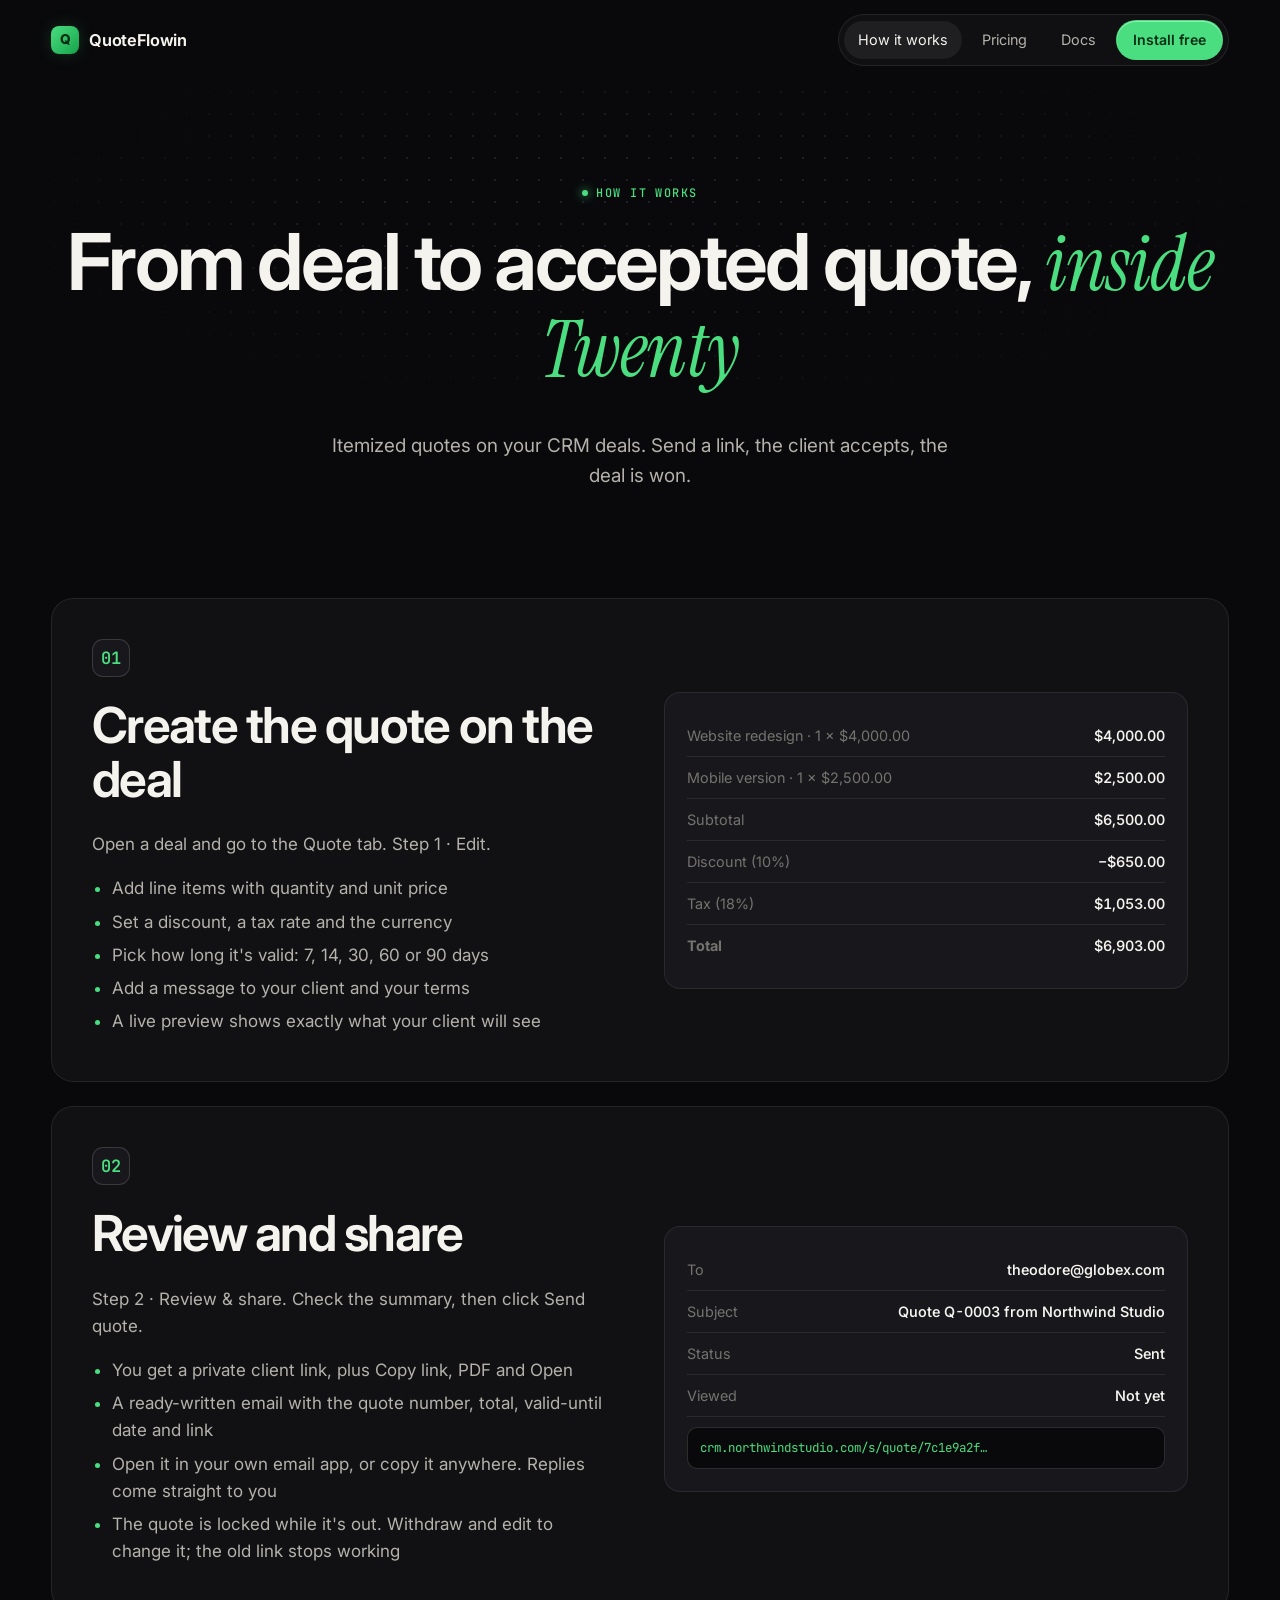
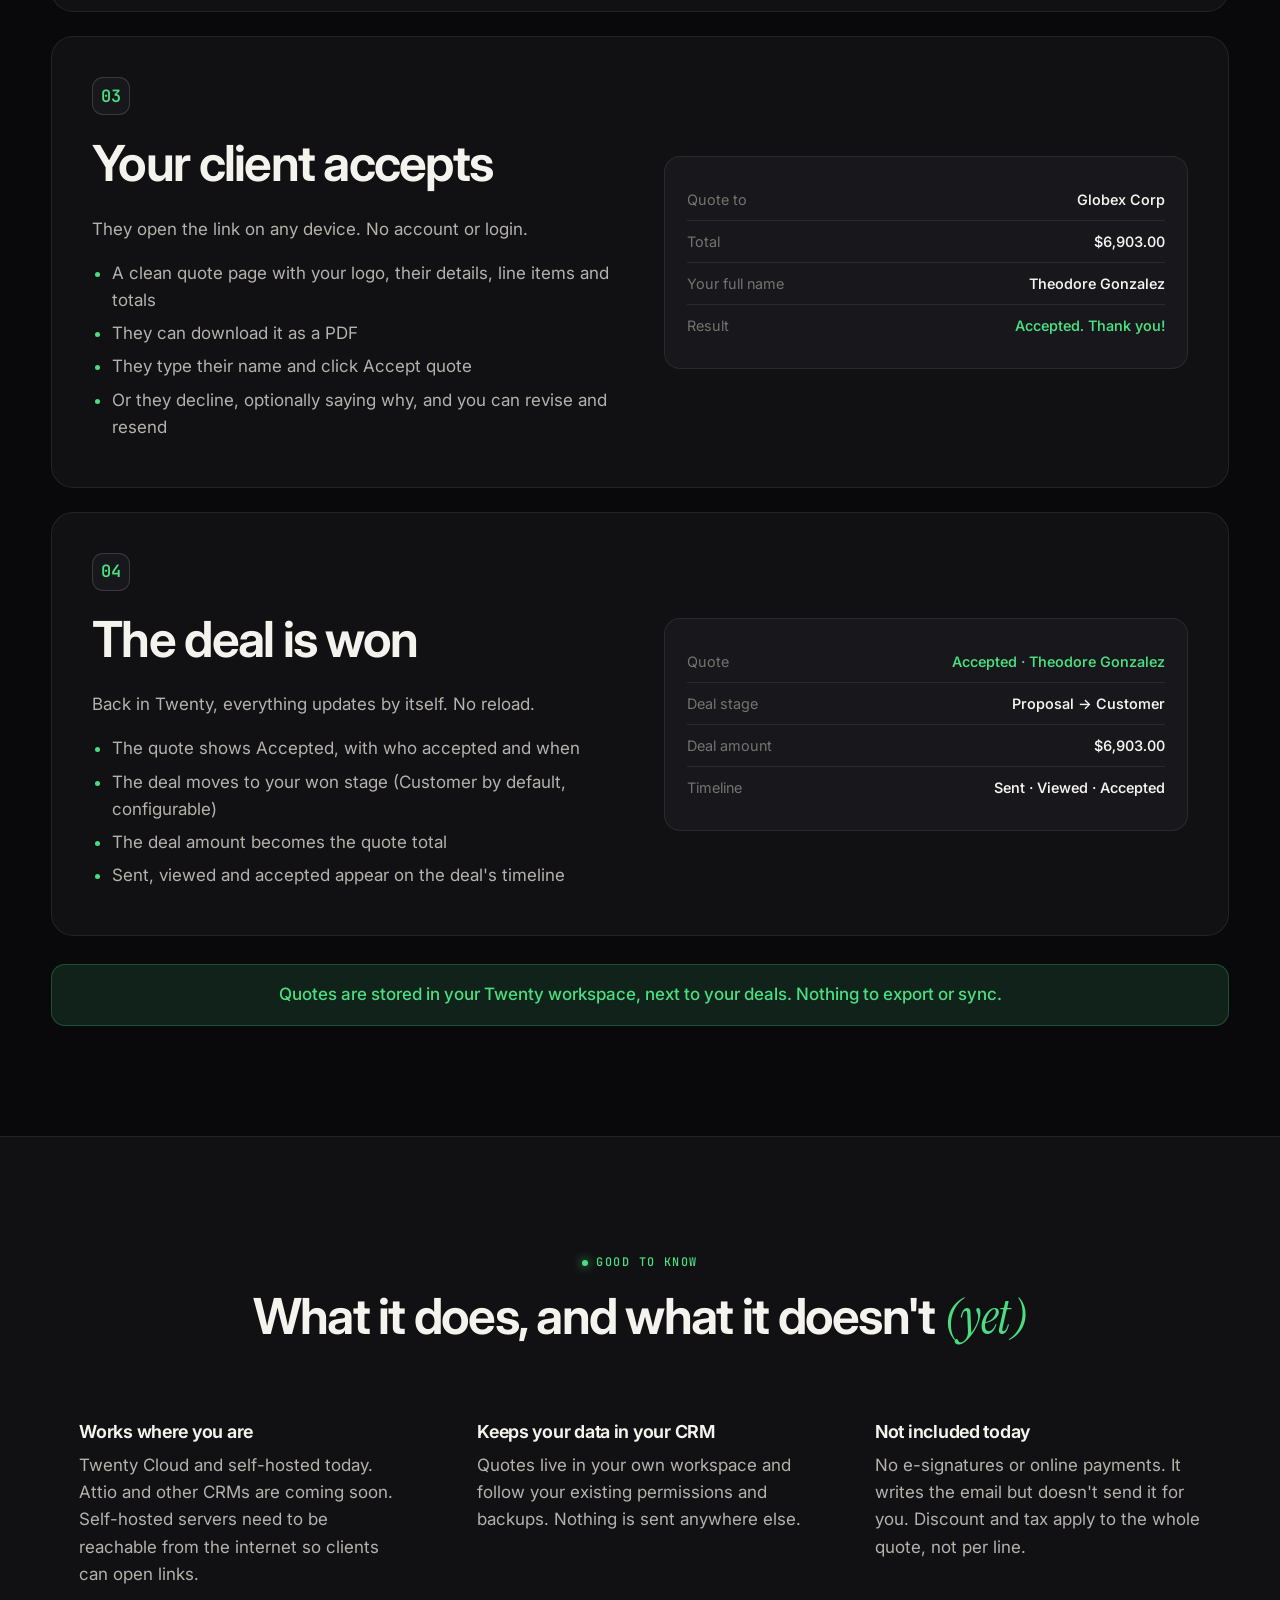
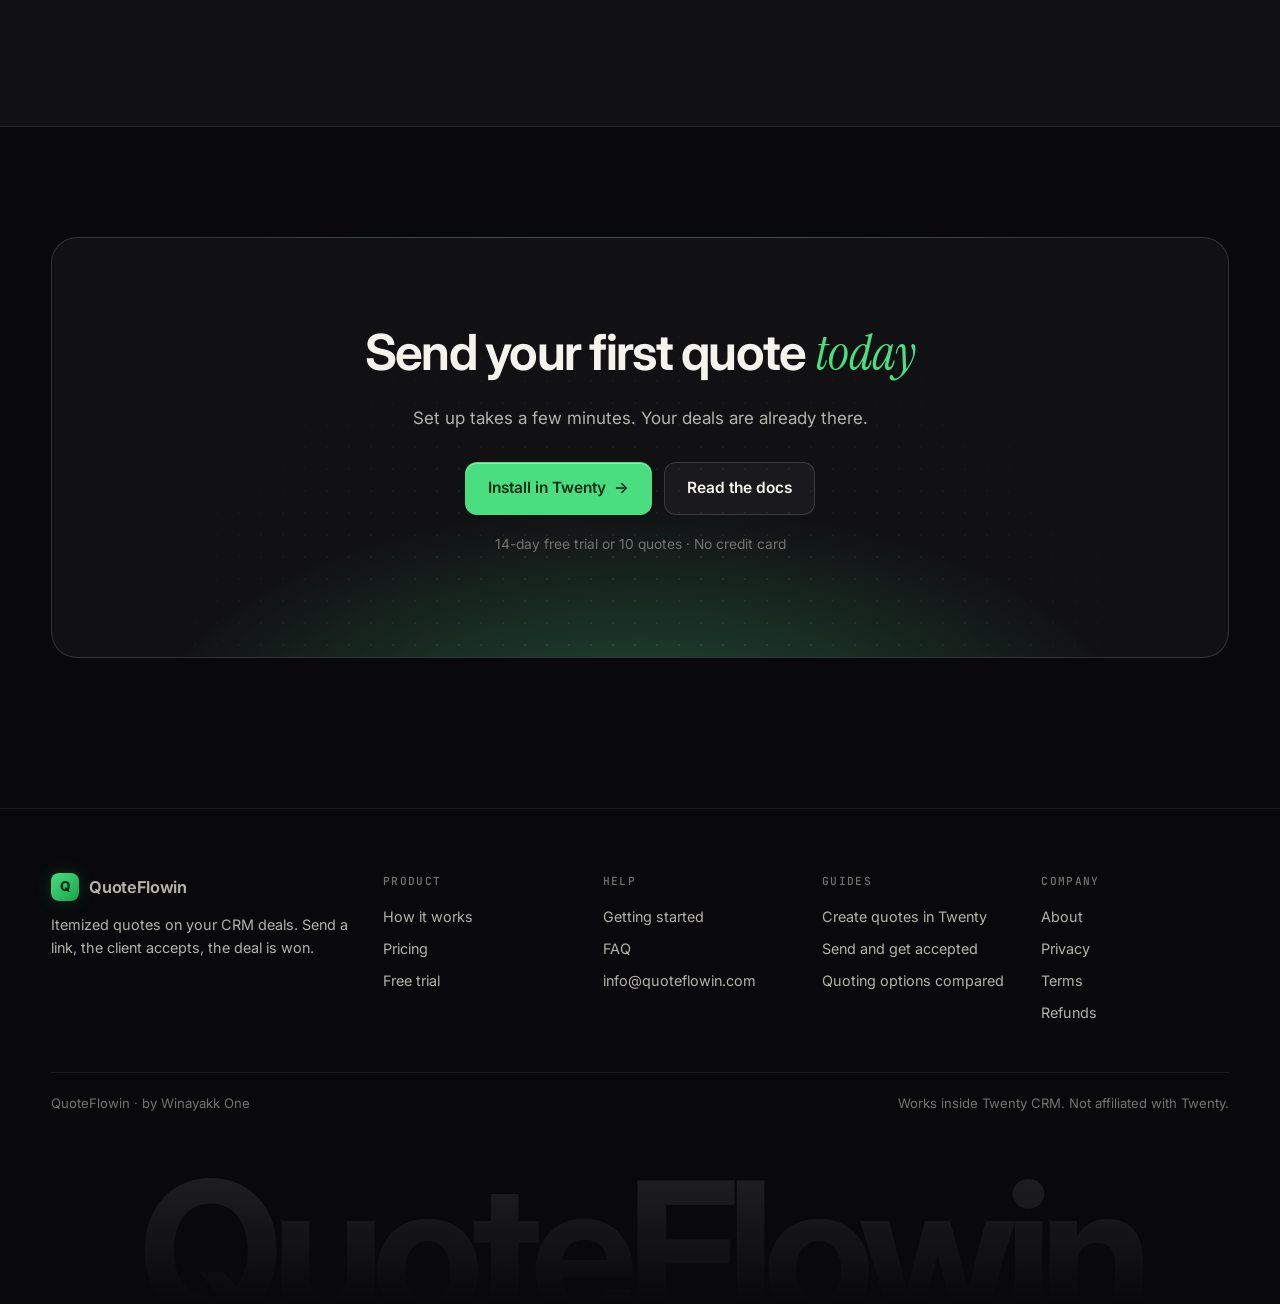
<file: how-it-works.html>
<!doctype html>
<html lang="en">
<head>
  <meta charset="utf-8">
  <meta name="viewport" content="width=device-width, initial-scale=1">
  <title>How it works · QuoteFlowin</title>
  <meta name="description" content="Create a quote on a Twenty deal, send a private link, and the deal is marked won when your client accepts.">
  <link rel="canonical" href="https://quoteflowin.com/how-it-works.html">
  <meta property="og:type" content="website">
  <meta property="og:site_name" content="QuoteFlowin">
  <meta property="og:title" content="How it works · QuoteFlowin">
  <meta property="og:description" content="Create a quote on a Twenty deal, send a private link, and the deal is marked won when your client accepts.">
  <meta property="og:url" content="https://quoteflowin.com/how-it-works.html">
  <meta name="theme-color" content="#09090b">
  <link rel="icon" href="favicon.svg" type="image/svg+xml">
  <link rel="icon" href="favicon-32.png" type="image/png" sizes="32x32">
  <link rel="apple-touch-icon" href="apple-touch-icon.png">
  <link rel="preconnect" href="https://fonts.googleapis.com">
  <link rel="preconnect" href="https://fonts.gstatic.com" crossorigin>
  <link href="https://fonts.googleapis.com/css2?family=Inter:wght@400;500;600;700&family=Instrument+Serif:ital@1&family=JetBrains+Mono:wght@400;500;600&display=swap" rel="stylesheet">
  <link rel="stylesheet" href="styles.css">
  <script>document.documentElement.classList.add('js')</script>
  <script src="app.js" defer></script>
</head>
<body>

<header class="site-header">
  <div class="wrap">
    <a class="logo" href="index.html"><span class="logo-mark">Q</span>QuoteFlowin</a>
    <nav class="nav">
      <a href="how-it-works.html" aria-current="page">How it works</a>
      <a href="pricing.html">Pricing</a>
      <a href="docs.html">Docs</a>
      <a class="btn btn-primary btn-sm" href="signup.html?plan=trial">Install free</a>
    </nav>
  </div>
</header>

<main>
  <section class="page-head center">
    <div class="backdrop"><div class="grid"></div></div>
    <div class="wrap">
      <span class="eyebrow">How it works</span>
      <h1>From deal to accepted quote, <span class="serif">inside Twenty</span></h1>
      <p class="lead">Itemized quotes on your CRM deals. Send a link, the client accepts, the deal is won.</p>
    </div>
  </section>

  <section style="padding-top:16px">
    <div class="wrap">
      <div class="flow">

        <div class="flow-step">
          <div>
            <div class="step-num">01</div>
            <h2>Create the quote on the deal</h2>
            <p>Open a deal and go to the Quote tab. Step 1 · Edit.</p>
            <ul>
              <li>Add line items with quantity and unit price</li>
              <li>Set a discount, a tax rate and the currency</li>
              <li>Pick how long it's valid: 7, 14, 30, 60 or 90 days</li>
              <li>Add a message to your client and your terms</li>
              <li>A live preview shows exactly what your client will see</li>
            </ul>
          </div>
          <div class="panel" aria-label="Example quote">
            <div class="row"><span class="k">Website redesign · 1 × $4,000.00</span><span class="v">$4,000.00</span></div>
            <div class="row"><span class="k">Mobile version · 1 × $2,500.00</span><span class="v">$2,500.00</span></div>
            <div class="row"><span class="k">Subtotal</span><span class="v">$6,500.00</span></div>
            <div class="row"><span class="k">Discount (10%)</span><span class="v">−$650.00</span></div>
            <div class="row"><span class="k">Tax (18%)</span><span class="v">$1,053.00</span></div>
            <div class="row"><span class="k"><strong>Total</strong></span><span class="v">$6,903.00</span></div>
          </div>
        </div>

        <div class="flow-step">
          <div>
            <div class="step-num">02</div>
            <h2>Review and share</h2>
            <p>Step 2 · Review &amp; share. Check the summary, then click Send quote.</p>
            <ul>
              <li>You get a private client link, plus Copy link, PDF and Open</li>
              <li>A ready-written email with the quote number, total, valid-until date and link</li>
              <li>Open it in your own email app, or copy it anywhere. Replies come straight to you</li>
              <li>The quote is locked while it's out. Withdraw and edit to change it; the old link stops working</li>
            </ul>
          </div>
          <div class="panel">
            <div class="row"><span class="k">To</span><span class="v">theodore@globex.com</span></div>
            <div class="row"><span class="k">Subject</span><span class="v">Quote Q-0003 from Northwind Studio</span></div>
            <div class="row"><span class="k">Status</span><span class="v">Sent</span></div>
            <div class="row"><span class="k">Viewed</span><span class="v">Not yet</span></div>
            <span class="linkbox" style="margin-top:10px">crm.northwindstudio.com/s/quote/7c1e9a2f…</span>
          </div>
        </div>

        <div class="flow-step">
          <div>
            <div class="step-num">03</div>
            <h2>Your client accepts</h2>
            <p>They open the link on any device. No account or login.</p>
            <ul>
              <li>A clean quote page with your logo, their details, line items and totals</li>
              <li>They can download it as a PDF</li>
              <li>They type their name and click Accept quote</li>
              <li>Or they decline, optionally saying why, and you can revise and resend</li>
            </ul>
          </div>
          <div class="panel">
            <div class="row"><span class="k">Quote to</span><span class="v">Globex Corp</span></div>
            <div class="row"><span class="k">Total</span><span class="v">$6,903.00</span></div>
            <div class="row"><span class="k">Your full name</span><span class="v">Theodore Gonzalez</span></div>
            <div class="row"><span class="k">Result</span><span class="v" style="color:var(--accent)">Accepted. Thank you!</span></div>
          </div>
        </div>

        <div class="flow-step">
          <div>
            <div class="step-num">04</div>
            <h2>The deal is won</h2>
            <p>Back in Twenty, everything updates by itself. No reload.</p>
            <ul>
              <li>The quote shows Accepted, with who accepted and when</li>
              <li>The deal moves to your won stage (Customer by default, configurable)</li>
              <li>The deal amount becomes the quote total</li>
              <li>Sent, viewed and accepted appear on the deal's timeline</li>
            </ul>
          </div>
          <div class="panel">
            <div class="row"><span class="k">Quote</span><span class="v" style="color:var(--accent)">Accepted · Theodore Gonzalez</span></div>
            <div class="row"><span class="k">Deal stage</span><span class="v">Proposal → Customer</span></div>
            <div class="row"><span class="k">Deal amount</span><span class="v">$6,903.00</span></div>
            <div class="row"><span class="k">Timeline</span><span class="v">Sent · Viewed · Accepted</span></div>
          </div>
        </div>

      </div>
      <div class="callout">Quotes are stored in your Twenty workspace, next to your deals. Nothing to export or sync.</div>
    </div>
  </section>

  <section class="soft">
    <div class="wrap">
      <div class="center">
        <span class="eyebrow">Good to know</span>
        <h2>What it does, and what it doesn't <span class="serif">(yet)</span></h2>
      </div>
      <div class="audience">
        <div class="card">
          <h3>Works where you are</h3>
          <p>Twenty Cloud and self-hosted today. Attio and other CRMs are coming soon. Self-hosted servers need to be reachable from the internet so clients can open links.</p>
        </div>
        <div class="card">
          <h3>Keeps your data in your CRM</h3>
          <p>Quotes live in your own workspace and follow your existing permissions and backups. Nothing is sent anywhere else.</p>
        </div>
        <div class="card">
          <h3>Not included today</h3>
          <p>No e-signatures or online payments. It writes the email but doesn't send it for you. Discount and tax apply to the whole quote, not per line.</p>
        </div>
      </div>
    </div>
  </section>

  <section>
    <div class="wrap">
      <div class="final">
        <h2>Send your first quote <span class="serif">today</span></h2>
        <p>Set up takes a few minutes. Your deals are already there.</p>
        <div class="cta-row" style="justify-content:center">
          <a class="btn btn-primary" href="signup.html?plan=trial">Install in Twenty <span class="arrow">→</span></a>
          <a class="btn btn-ghost" href="docs.html">Read the docs</a>
        </div>
        <p class="fine">14-day free trial or 10 quotes · No credit card</p>
      </div>
    </div>
  </section>
</main>

<footer class="site-footer">
  <div class="wrap">
    <div class="footer-grid">
      <div>
        <a class="logo" href="index.html"><span class="logo-mark">Q</span>QuoteFlowin</a>
        <p style="margin-top:12px;max-width:320px">Itemized quotes on your CRM deals. Send a link, the client accepts, the deal is won.</p>
      </div>
      <div>
        <h4>Product</h4>
        <ul>
          <li><a href="how-it-works.html">How it works</a></li>
          <li><a href="pricing.html">Pricing</a></li>
          <li><a href="signup.html?plan=trial">Free trial</a></li>
        </ul>
      </div>
      <div>
        <h4>Help</h4>
        <ul>
          <li><a href="docs.html">Getting started</a></li>
          <li><a href="pricing.html#faq">FAQ</a></li>
          <li><a href="mailto:info@quoteflowin.com">info@quoteflowin.com</a></li>
        </ul>
      </div>
      <div>
        <h4>Guides</h4>
        <ul>
          <li><a href="twenty-crm-quotes.html">Create quotes in Twenty</a></li>
          <li><a href="send-quote-twenty-crm.html">Send and get accepted</a></li>
          <li><a href="twenty-crm-quoting-options.html">Quoting options compared</a></li>
        </ul>
      </div>
      <div>
        <h4>Company</h4>
        <ul>
          <li><a href="#">About</a></li>
          <li><a href="privacy.html">Privacy</a></li>
          <li><a href="terms.html">Terms</a></li>
          <li><a href="refund.html">Refunds</a></li>
        </ul>
      </div>
    </div>
    <div class="footer-bottom">
      <span>QuoteFlowin · by Winayakk One</span>
      <span>Works inside Twenty CRM. Not affiliated with Twenty.</span>
    </div>
    <div class="wordmark" aria-hidden="true">QuoteFlowin</div>
  </div>
</footer>

</body>
</html>
</file>
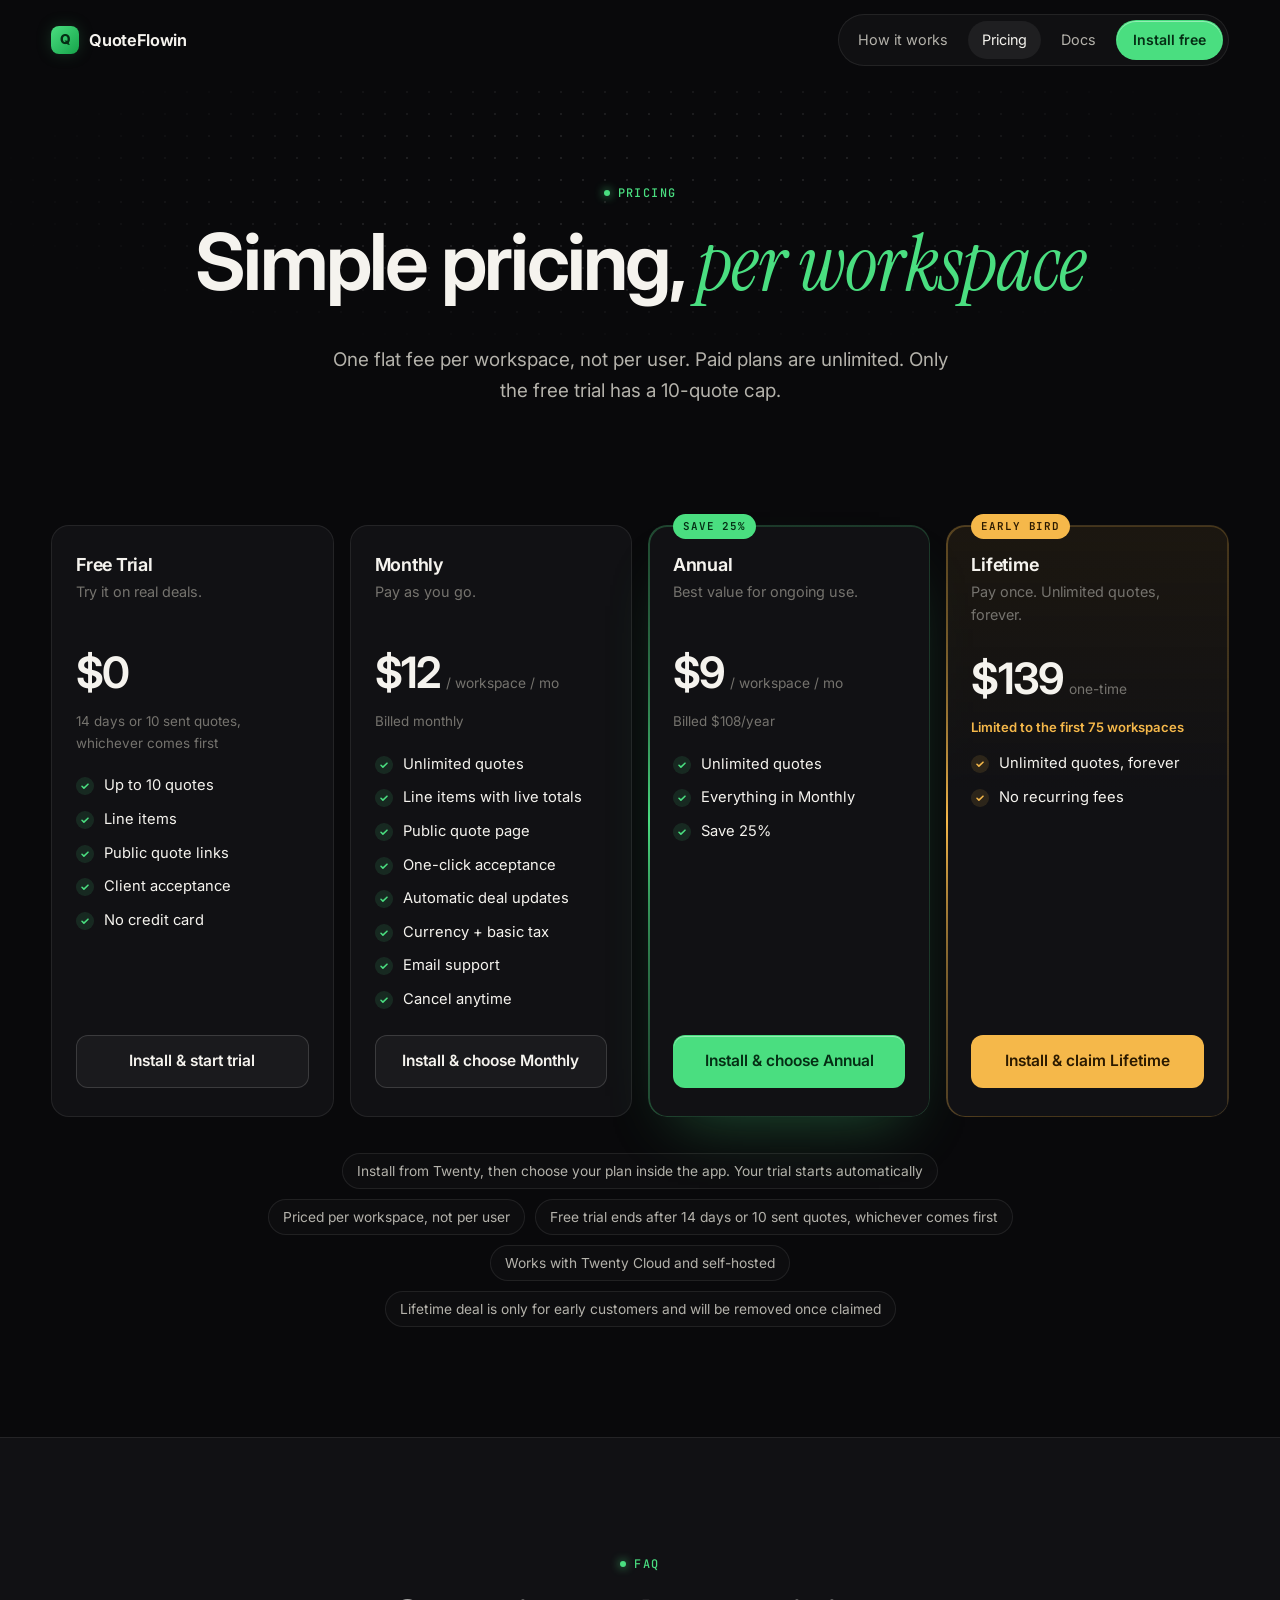
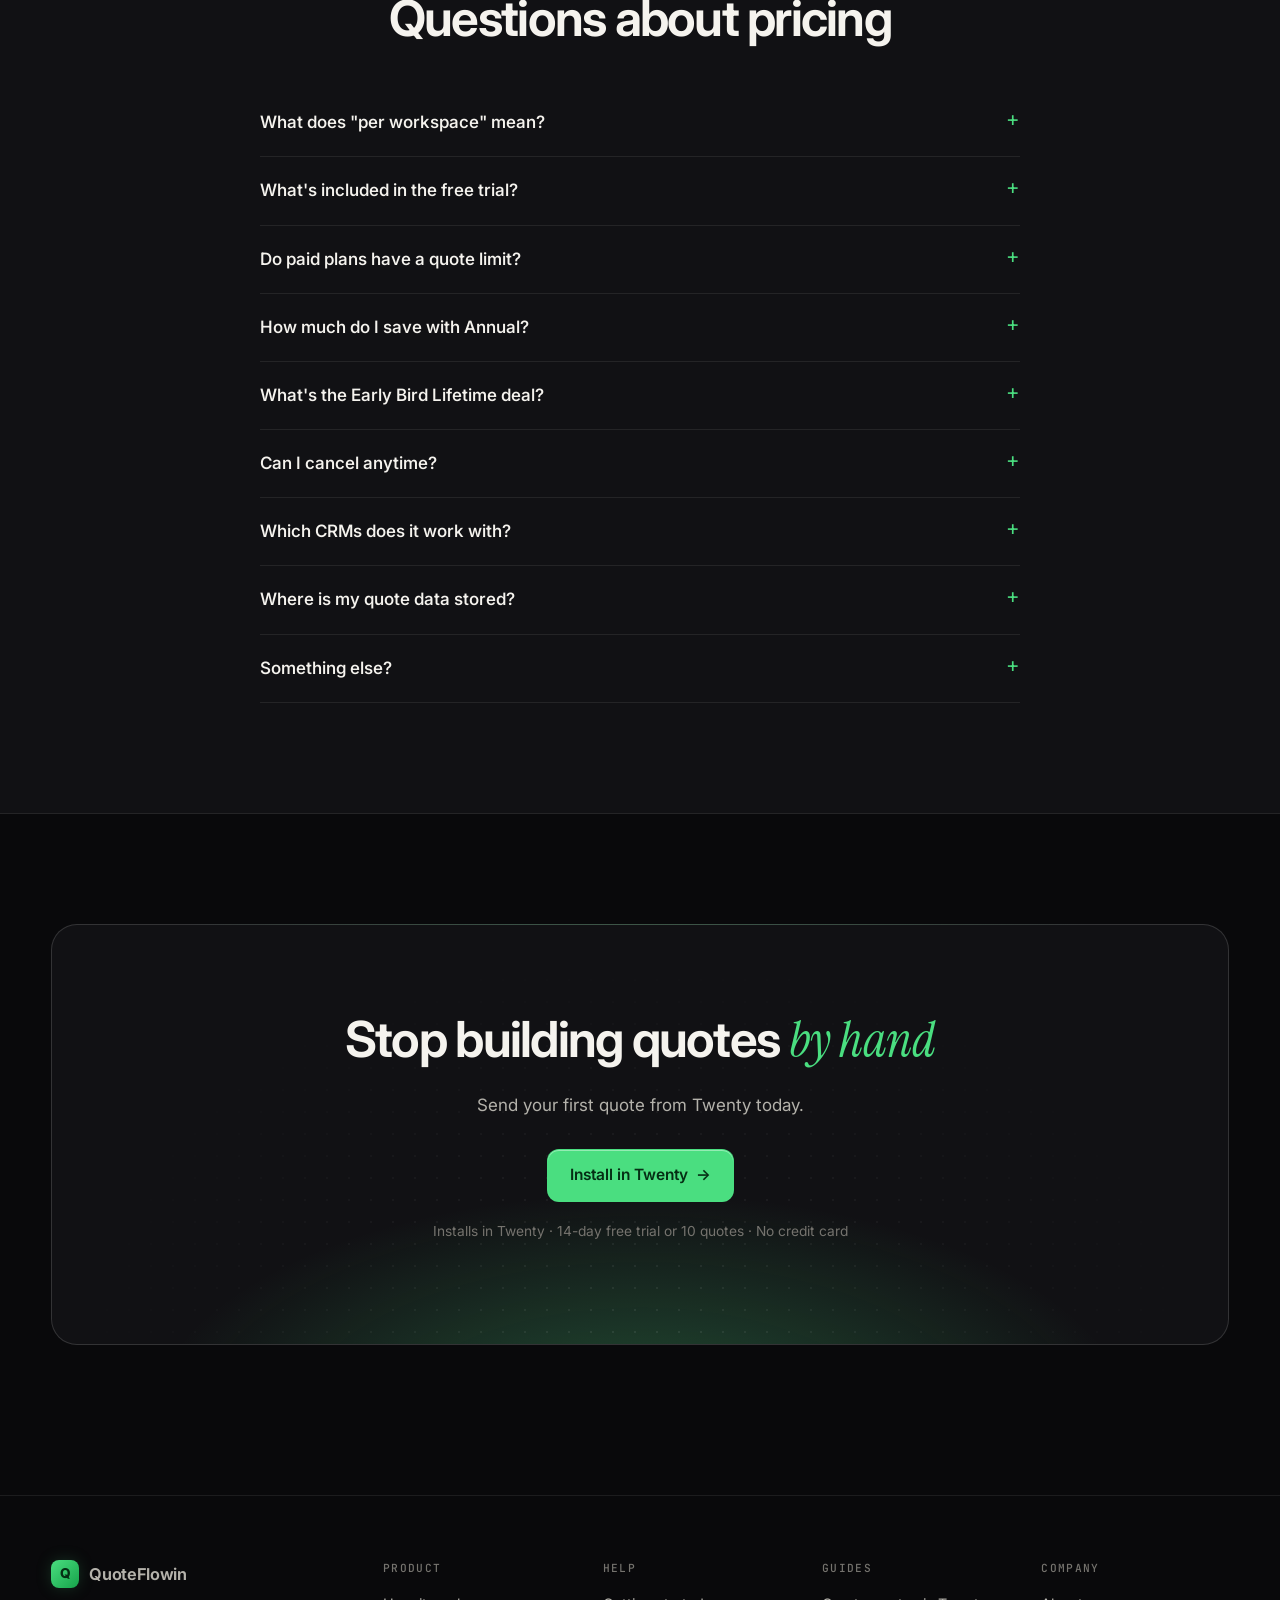
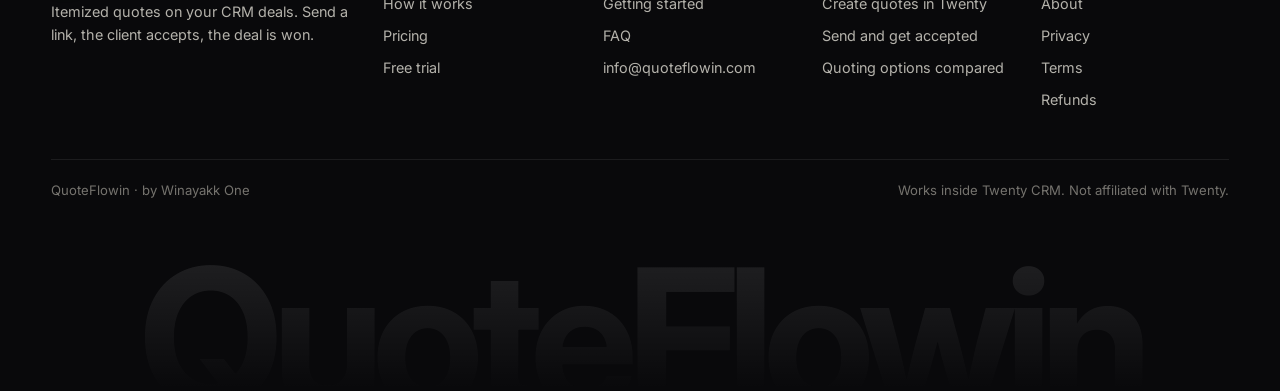
<file: pricing.html>
<!doctype html>
<html lang="en">
<head>
  <meta charset="utf-8">
  <meta name="viewport" content="width=device-width, initial-scale=1">
  <title>Pricing · QuoteFlowin</title>
  <meta name="description" content="QuoteFlowin pricing: free trial for 14 days or 10 quotes, $12 per workspace per month, $9 per month billed annually, or an early-bird lifetime deal.">
  <link rel="canonical" href="https://quoteflowin.com/pricing.html">
  <meta property="og:type" content="website">
  <meta property="og:site_name" content="QuoteFlowin">
  <meta property="og:title" content="Pricing · QuoteFlowin">
  <meta property="og:description" content="QuoteFlowin pricing: free trial for 14 days or 10 quotes, $12 per workspace per month, $9 per month billed annually, or an early-bird lifetime deal.">
  <meta property="og:url" content="https://quoteflowin.com/pricing.html">
  <meta name="theme-color" content="#09090b">
  <link rel="icon" href="favicon.svg" type="image/svg+xml">
  <link rel="icon" href="favicon-32.png" type="image/png" sizes="32x32">
  <link rel="apple-touch-icon" href="apple-touch-icon.png">
  <link rel="preconnect" href="https://fonts.googleapis.com">
  <link rel="preconnect" href="https://fonts.gstatic.com" crossorigin>
  <link href="https://fonts.googleapis.com/css2?family=Inter:wght@400;500;600;700&family=Instrument+Serif:ital@1&family=JetBrains+Mono:wght@400;500;600&display=swap" rel="stylesheet">
  <link rel="stylesheet" href="styles.css">
  <script>document.documentElement.classList.add('js')</script>
  <script src="app.js" defer></script>
  <script type="application/ld+json">
{
 "@context": "https://schema.org",
 "@graph": [
  {
   "@type": "Organization",
   "@id": "https://quoteflowin.com/#org",
   "name": "QuoteFlowin",
   "url": "https://quoteflowin.com/",
   "logo": "https://quoteflowin.com/apple-touch-icon.png",
   "email": "info@quoteflowin.com",
   "sameAs": [
    "https://github.com/malvyave/quoteflow",
    "https://www.npmjs.com/package/quoteflowin"
   ]
  },
  {
   "@type": "SoftwareApplication",
   "@id": "https://quoteflowin.com/#app",
   "name": "QuoteFlowin",
   "alternateName": "QuoteFlowin for Twenty",
   "description": "QuoteFlowin is a quotation app for Twenty CRM. Build itemized quotes on Twenty deals, send the client a private link, and when they accept, the deal moves to your won stage with the quote total as its amount.",
   "applicationCategory": "BusinessApplication",
   "applicationSubCategory": "Quoting (CPQ) for Twenty CRM",
   "operatingSystem": "Web (runs inside Twenty CRM, version 2.46 or later)",
   "url": "https://quoteflowin.com/",
   "installUrl": "https://quoteflowin.com/signup.html",
   "softwareHelp": "https://quoteflowin.com/docs.html",
   "featureList": [
    "Line items with live subtotal, discount, tax and total",
    "Quotes in the deal's currency",
    "Branded quotes with logo, color, tax ID and payment instructions",
    "Sequential quote numbers and valid-until dates",
    "Private client link with online accept or decline, no client account needed",
    "Shows when the client first opened the quote",
    "Accepted quotes mark the Twenty deal won and set its amount",
    "Quote events on the deal timeline",
    "Board of all quotes by status",
    "Client page prints to PDF"
   ],
   "isAccessibleForFree": false,
   "publisher": {
    "@id": "https://quoteflowin.com/#org"
   },
   "offers": [
    {
     "@type": "Offer",
     "name": "Free trial",
     "price": "0",
     "priceCurrency": "USD",
     "description": "14 days or 10 sent quotes, whichever comes first. No card needed.",
     "url": "https://quoteflowin.com/pricing.html"
    },
    {
     "@type": "Offer",
     "name": "Monthly",
     "price": "12",
     "priceCurrency": "USD",
     "description": "Unlimited quotes, per workspace, billed monthly.",
     "url": "https://quoteflowin.com/pricing.html",
     "priceSpecification": {
      "@type": "UnitPriceSpecification",
      "price": "12",
      "priceCurrency": "USD",
      "billingDuration": 1,
      "unitCode": "MON",
      "referenceQuantity": {
       "@type": "QuantitativeValue",
       "value": 1,
       "unitCode": "MON"
      }
     }
    },
    {
     "@type": "Offer",
     "name": "Annual",
     "price": "108",
     "priceCurrency": "USD",
     "description": "Unlimited quotes, per workspace, billed yearly ($9 a month).",
     "url": "https://quoteflowin.com/pricing.html",
     "priceSpecification": {
      "@type": "UnitPriceSpecification",
      "price": "108",
      "priceCurrency": "USD",
      "billingDuration": 1,
      "unitCode": "ANN",
      "referenceQuantity": {
       "@type": "QuantitativeValue",
       "value": 1,
       "unitCode": "ANN"
      }
     }
    },
    {
     "@type": "Offer",
     "name": "Lifetime",
     "price": "139",
     "priceCurrency": "USD",
     "description": "One-time payment for unlimited quotes. Limited to the first 75 workspaces.",
     "url": "https://quoteflowin.com/pricing.html"
    }
   ]
  },
  {
   "@type": "FAQPage",
   "mainEntity": [
    {
     "@type": "Question",
     "name": "What does \"per workspace\" mean?",
     "acceptedAnswer": {
      "@type": "Answer",
      "text": "You pay once for your CRM workspace. Everyone in it can create and send quotes. No per-seat fees."
     }
    },
    {
     "@type": "Question",
     "name": "What's included in the free trial?",
     "acceptedAnswer": {
      "@type": "Answer",
      "text": "Line items, public quote links and client acceptance, free for 14 days or 10 sent quotes, whichever comes first. No credit card required."
     }
    },
    {
     "@type": "Question",
     "name": "Do paid plans have a quote limit?",
     "acceptedAnswer": {
      "@type": "Answer",
      "text": "No. Monthly, Annual and Lifetime all include unlimited quotes. Only the free trial is capped at 10."
     }
    },
    {
     "@type": "Question",
     "name": "How much do I save with Annual?",
     "acceptedAnswer": {
      "@type": "Answer",
      "text": "Annual is $9 per workspace per month, billed $108 a year. That's 25% less than paying $12 monthly."
     }
    },
    {
     "@type": "Question",
     "name": "What's the Early Bird Lifetime deal?",
     "acceptedAnswer": {
      "@type": "Answer",
      "text": "One payment of $139 for unlimited quotes, forever, with no recurring fees. It's limited to the first 75 workspaces and will be removed once claimed. Lifetime is final sale, so try the free trial first."
     }
    },
    {
     "@type": "Question",
     "name": "Can I cancel anytime?",
     "acceptedAnswer": {
      "@type": "Answer",
      "text": "Yes. Monthly and Annual can be cancelled at any time in the billing portal, and you keep access until the end of the paid period. Annual comes with a 14-day refund window; Lifetime is final sale. See the Refund Policy."
     }
    },
    {
     "@type": "Question",
     "name": "Which CRMs does it work with?",
     "acceptedAnswer": {
      "@type": "Answer",
      "text": "Twenty CRM today, on Twenty Cloud and self-hosted. Attio and other CRMs are coming soon. A self-hosted Twenty server must be reachable from the internet so clients can open quote links."
     }
    },
    {
     "@type": "Question",
     "name": "Where is my quote data stored?",
     "acceptedAnswer": {
      "@type": "Answer",
      "text": "In your own Twenty workspace, next to your deals. It's covered by your workspace's backups and permissions."
     }
    },
    {
     "@type": "Question",
     "name": "Something else?",
     "acceptedAnswer": {
      "@type": "Answer",
      "text": "Email info@quoteflowin.com. A real person will answer."
     }
    }
   ]
  }
 ]
}
  </script>
</head>
<body>

<header class="site-header">
  <div class="wrap">
    <a class="logo" href="index.html"><span class="logo-mark">Q</span>QuoteFlowin</a>
    <nav class="nav">
      <a href="how-it-works.html">How it works</a>
      <a href="pricing.html" aria-current="page">Pricing</a>
      <a href="docs.html">Docs</a>
      <a class="btn btn-primary btn-sm" href="signup.html?plan=trial">Install free</a>
    </nav>
  </div>
</header>

<main>
  <section class="page-head center">
    <div class="backdrop"><div class="grid"></div></div>
    <div class="wrap">
      <span class="eyebrow">Pricing</span>
      <h1>Simple pricing, <span class="serif">per workspace</span></h1>
      <p class="lead">One flat fee per workspace, not per user. Paid plans are unlimited. Only the free trial has a 10-quote cap.</p>
    </div>
  </section>

  <section style="padding-top:24px">
    <div class="wrap">
      <div class="pricing">
        <div class="plan">
          <h3>Free Trial</h3>
          <p class="tag">Try it on real deals.</p>
          <div class="price"><span class="amt">$0</span></div>
          <p class="billing">14 days or 10 sent quotes, whichever comes first</p>
          <ul>
            <li>Up to 10 quotes</li>
            <li>Line items</li>
            <li>Public quote links</li>
            <li>Client acceptance</li>
            <li>No credit card</li>
          </ul>
          <a class="btn btn-ghost btn-block" href="signup.html?plan=trial">Install &amp; start trial</a>
        </div>

        <div class="plan">
          <h3>Monthly</h3>
          <p class="tag">Pay as you go.</p>
          <div class="price"><span class="amt">$12</span><span class="per">/ workspace / mo</span></div>
          <p class="billing">Billed monthly</p>
          <ul>
            <li>Unlimited quotes</li>
            <li>Line items with live totals</li>
            <li>Public quote page</li>
            <li>One-click acceptance</li>
            <li>Automatic deal updates</li>
            <li>Currency + basic tax</li>
            <li>Email support</li>
            <li>Cancel anytime</li>
          </ul>
          <a class="btn btn-ghost btn-block" href="signup.html?plan=monthly">Install &amp; choose Monthly</a>
        </div>

        <div class="plan featured">
          <span class="badge">Save 25%</span>
          <h3>Annual</h3>
          <p class="tag">Best value for ongoing use.</p>
          <div class="price"><span class="amt">$9</span><span class="per">/ workspace / mo</span></div>
          <p class="billing">Billed $108/year</p>
          <ul>
            <li>Unlimited quotes</li>
            <li>Everything in Monthly</li>
            <li>Save 25%</li>
          </ul>
          <a class="btn btn-primary btn-block" href="signup.html?plan=annual">Install &amp; choose Annual</a>
        </div>

        <div class="plan lifetime">
          <span class="badge">Early bird</span>
          <h3>Lifetime</h3>
          <p class="tag">Pay once. Unlimited quotes, forever.</p>
          <div class="price"><span class="amt">$139</span><span class="per">one-time</span></div>
          <p class="billing seats">Limited to the first 75 workspaces</p>
          <ul>
            <li>Unlimited quotes, forever</li>
            <li>No recurring fees</li>
          </ul>
          <a class="btn btn-gold btn-block" href="signup.html?plan=lifetime">Install &amp; claim Lifetime</a>
        </div>
      </div>

      <ul class="pricing-notes">
        <li>Install from Twenty, then choose your plan inside the app. Your trial starts automatically</li>
        <li>Priced per workspace, not per user</li>
        <li>Free trial ends after 14 days or 10 sent quotes, whichever comes first</li>
        <li>Works with Twenty Cloud and self-hosted</li>
        <li>Lifetime deal is only for early customers and will be removed once claimed</li>
      </ul>
    </div>
  </section>

  <section class="soft" id="faq">
    <div class="wrap">
      <div class="center">
        <span class="eyebrow">FAQ</span>
        <h2>Questions about pricing</h2>
      </div>
      <div class="faq">
        <details>
          <summary>What does "per workspace" mean?</summary>
          <p>You pay once for your CRM workspace. Everyone in it can create and send quotes. No per-seat fees.</p>
        </details>
        <details>
          <summary>What's included in the free trial?</summary>
          <p>Line items, public quote links and client acceptance, free for 14 days or 10 sent quotes, whichever comes first. No credit card required.</p>
        </details>
        <details>
          <summary>Do paid plans have a quote limit?</summary>
          <p>No. Monthly, Annual and Lifetime all include unlimited quotes. Only the free trial is capped at 10.</p>
        </details>
        <details>
          <summary>How much do I save with Annual?</summary>
          <p>Annual is $9 per workspace per month, billed $108 a year. That's 25% less than paying $12 monthly.</p>
        </details>
        <details>
          <summary>What's the Early Bird Lifetime deal?</summary>
          <p>One payment of $139 for unlimited quotes, forever, with no recurring fees. It's limited to the first 75 workspaces and will be removed once claimed. Lifetime is final sale, so try the free trial first.</p>
        </details>
        <details>
          <summary>Can I cancel anytime?</summary>
          <p>Yes. Monthly and Annual can be cancelled at any time in the billing portal, and you keep access until the end of the paid period. Annual comes with a 14-day refund window; Lifetime is final sale. See the <a href="refund.html">Refund Policy</a>.</p>
        </details>
        <details>
          <summary>Which CRMs does it work with?</summary>
          <p>Twenty CRM today, on Twenty Cloud and self-hosted. Attio and other CRMs are coming soon. A self-hosted Twenty server must be reachable from the internet so clients can open quote links.</p>
        </details>
        <details>
          <summary>Where is my quote data stored?</summary>
          <p>In your own Twenty workspace, next to your deals. It's covered by your workspace's backups and permissions.</p>
        </details>
        <details>
          <summary>Something else?</summary>
          <p>Email <a href="mailto:info@quoteflowin.com">info@quoteflowin.com</a>. A real person will answer.</p>
        </details>
      </div>
    </div>
  </section>

  <section>
    <div class="wrap">
      <div class="final">
        <h2>Stop building quotes <span class="serif">by hand</span></h2>
        <p>Send your first quote from Twenty today.</p>
        <div class="cta-row" style="justify-content:center">
          <a class="btn btn-primary" href="signup.html?plan=trial">Install in Twenty <span class="arrow">→</span></a>
        </div>
        <p class="fine">Installs in Twenty · 14-day free trial or 10 quotes · No credit card</p>
      </div>
    </div>
  </section>
</main>

<footer class="site-footer">
  <div class="wrap">
    <div class="footer-grid">
      <div>
        <a class="logo" href="index.html"><span class="logo-mark">Q</span>QuoteFlowin</a>
        <p style="margin-top:12px;max-width:320px">Itemized quotes on your CRM deals. Send a link, the client accepts, the deal is won.</p>
      </div>
      <div>
        <h4>Product</h4>
        <ul>
          <li><a href="how-it-works.html">How it works</a></li>
          <li><a href="pricing.html">Pricing</a></li>
          <li><a href="signup.html?plan=trial">Free trial</a></li>
        </ul>
      </div>
      <div>
        <h4>Help</h4>
        <ul>
          <li><a href="docs.html">Getting started</a></li>
          <li><a href="pricing.html#faq">FAQ</a></li>
          <li><a href="mailto:info@quoteflowin.com">info@quoteflowin.com</a></li>
        </ul>
      </div>
      <div>
        <h4>Guides</h4>
        <ul>
          <li><a href="twenty-crm-quotes.html">Create quotes in Twenty</a></li>
          <li><a href="send-quote-twenty-crm.html">Send and get accepted</a></li>
          <li><a href="twenty-crm-quoting-options.html">Quoting options compared</a></li>
        </ul>
      </div>
      <div>
        <h4>Company</h4>
        <ul>
          <li><a href="#">About</a></li>
          <li><a href="privacy.html">Privacy</a></li>
          <li><a href="terms.html">Terms</a></li>
          <li><a href="refund.html">Refunds</a></li>
        </ul>
      </div>
    </div>
    <div class="footer-bottom">
      <span>QuoteFlowin · by Winayakk One</span>
      <span>Works inside Twenty CRM. Not affiliated with Twenty.</span>
    </div>
    <div class="wordmark" aria-hidden="true">QuoteFlowin</div>
  </div>
</footer>

</body>
</html>
</file>
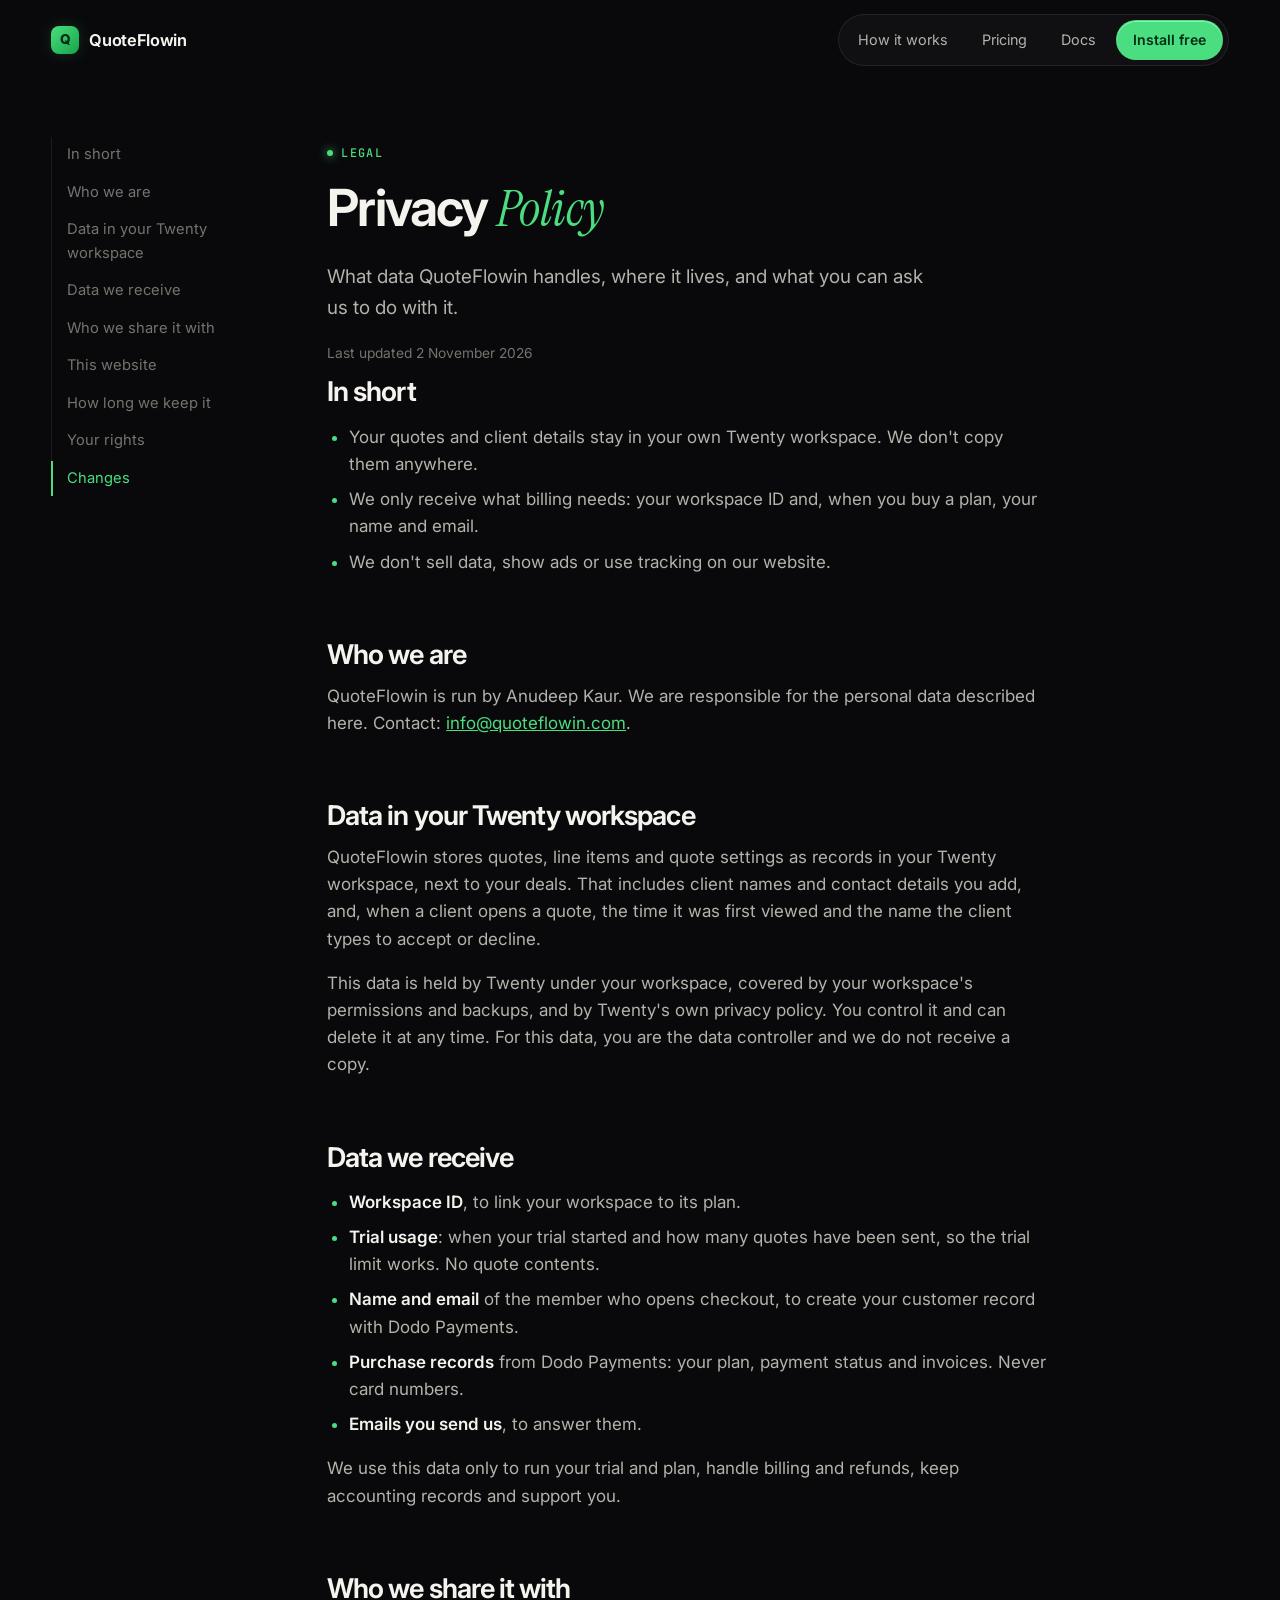
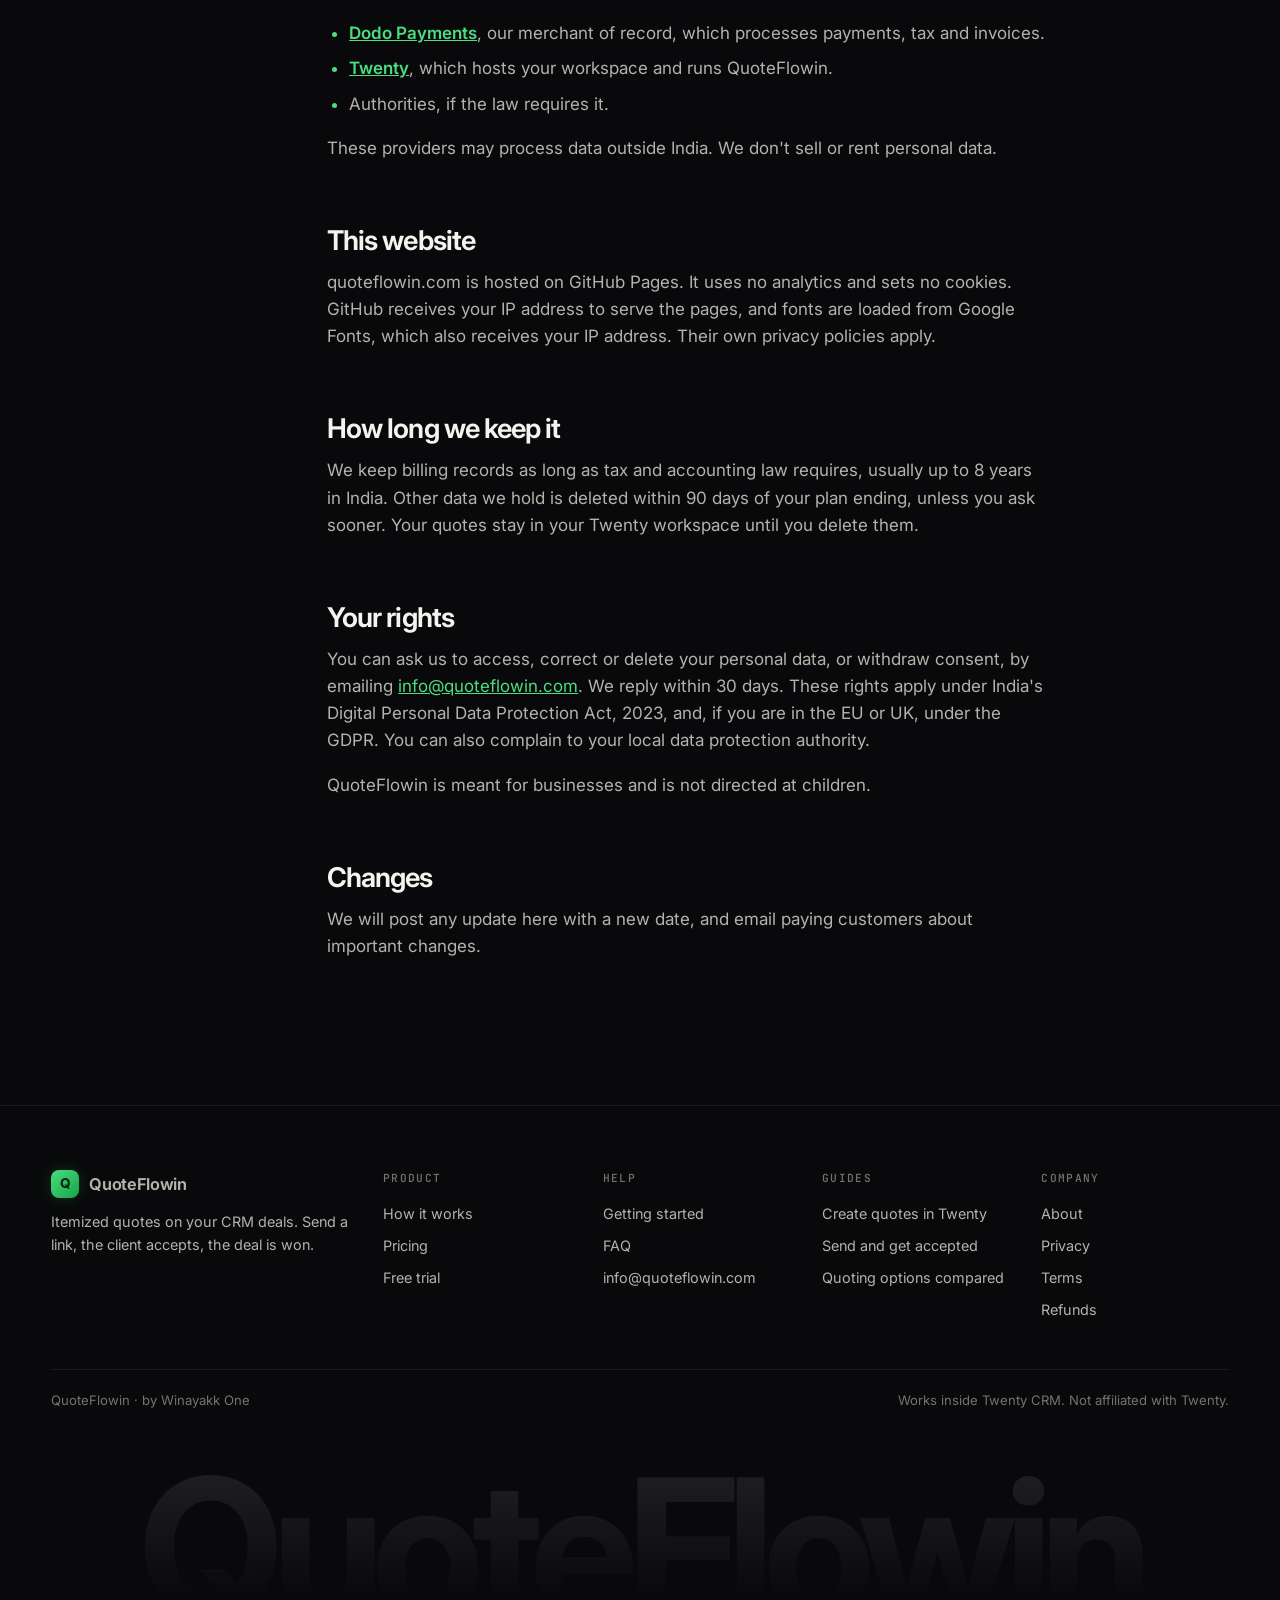
<file: privacy.html>
<!doctype html>
<html lang="en">
<head>
  <meta charset="utf-8">
  <meta name="viewport" content="width=device-width, initial-scale=1">
  <title>Privacy Policy · QuoteFlowin</title>
  <meta name="description" content="QuoteFlowin privacy policy: your quotes stay in your Twenty workspace; we only receive what billing needs.">
  <link rel="canonical" href="https://quoteflowin.com/privacy.html">
  <meta property="og:type" content="website">
  <meta property="og:site_name" content="QuoteFlowin">
  <meta property="og:title" content="Privacy Policy · QuoteFlowin">
  <meta property="og:description" content="QuoteFlowin privacy policy: your quotes stay in your Twenty workspace; we only receive what billing needs.">
  <meta property="og:url" content="https://quoteflowin.com/privacy.html">
  <meta name="theme-color" content="#09090b">
  <link rel="icon" href="favicon.svg" type="image/svg+xml">
  <link rel="icon" href="favicon-32.png" type="image/png" sizes="32x32">
  <link rel="apple-touch-icon" href="apple-touch-icon.png">
  <link rel="preconnect" href="https://fonts.googleapis.com">
  <link rel="preconnect" href="https://fonts.gstatic.com" crossorigin>
  <link href="https://fonts.googleapis.com/css2?family=Inter:wght@400;500;600;700&family=Instrument+Serif:ital@1&family=JetBrains+Mono:wght@400;500;600&display=swap" rel="stylesheet">
  <link rel="stylesheet" href="styles.css">
  <script>document.documentElement.classList.add('js')</script>
  <script src="app.js" defer></script>
</head>
<body>

<header class="site-header">
  <div class="wrap">
    <a class="logo" href="index.html"><span class="logo-mark">Q</span>QuoteFlowin</a>
    <nav class="nav">
      <a href="how-it-works.html">How it works</a>
      <a href="pricing.html">Pricing</a>
      <a href="docs.html">Docs</a>
      <a class="btn btn-primary btn-sm" href="signup.html?plan=trial">Install free</a>
    </nav>
  </div>
</header>

<main>
  <div class="wrap docs-layout">
    <nav class="docs-nav" aria-label="Privacy Policy">
      <a href="#short">In short</a>
      <a href="#who">Who we are</a>
      <a href="#app-data">Data in your Twenty workspace</a>
      <a href="#billing-data">Data we receive</a>
      <a href="#sharing">Who we share it with</a>
      <a href="#website">This website</a>
      <a href="#retention">How long we keep it</a>
      <a href="#rights">Your rights</a>
      <a href="#changes">Changes</a>
    </nav>

    <article class="docs-body">
      <span class="eyebrow">Legal</span>
      <h1 style="font-size:clamp(2.2rem,5vw,3.2rem)">Privacy <span class="serif" style="color:var(--accent)">Policy</span></h1>
      <p class="lead">What data QuoteFlowin handles, where it lives, and what you can ask us to do with it.</p>
      <p class="fine">Last updated 2 November 2026</p>

      <h2 id="short">In short</h2>
<ul>
        <li>Your quotes and client details stay in your own Twenty workspace. We don't copy them anywhere.</li>
        <li>We only receive what billing needs: your workspace ID and, when you buy a plan, your name and email.</li>
        <li>We don't sell data, show ads or use tracking on our website.</li>
      </ul>

      <h2 id="who">Who we are</h2>
<p>QuoteFlowin is run by Anudeep Kaur. We are responsible for the personal data described here. Contact: <a href="mailto:info@quoteflowin.com">info@quoteflowin.com</a>.</p>

      <h2 id="app-data">Data in your Twenty workspace</h2>
<p>QuoteFlowin stores quotes, line items and quote settings as records in your Twenty workspace, next to your deals. That includes client names and contact details you add, and, when a client opens a quote, the time it was first viewed and the name the client types to accept or decline.</p>
      <p>This data is held by Twenty under your workspace, covered by your workspace's permissions and backups, and by Twenty's own privacy policy. You control it and can delete it at any time. For this data, you are the data controller and we do not receive a copy.</p>

      <h2 id="billing-data">Data we receive</h2>
<ul>
        <li><strong>Workspace ID</strong>, to link your workspace to its plan.</li>
        <li><strong>Trial usage</strong>: when your trial started and how many quotes have been sent, so the trial limit works. No quote contents.</li>
        <li><strong>Name and email</strong> of the member who opens checkout, to create your customer record with Dodo Payments.</li>
        <li><strong>Purchase records</strong> from Dodo Payments: your plan, payment status and invoices. Never card numbers.</li>
        <li><strong>Emails you send us</strong>, to answer them.</li>
      </ul>
      <p>We use this data only to run your trial and plan, handle billing and refunds, keep accounting records and support you.</p>

      <h2 id="sharing">Who we share it with</h2>
<ul>
        <li><strong><a href="https://dodopayments.com">Dodo Payments</a></strong>, our merchant of record, which processes payments, tax and invoices.</li>
        <li><strong><a href="https://twenty.com">Twenty</a></strong>, which hosts your workspace and runs QuoteFlowin.</li>
        <li>Authorities, if the law requires it.</li>
      </ul>
      <p>These providers may process data outside India. We don't sell or rent personal data.</p>

      <h2 id="website">This website</h2>
<p>quoteflowin.com is hosted on GitHub Pages. It uses no analytics and sets no cookies. GitHub receives your IP address to serve the pages, and fonts are loaded from Google Fonts, which also receives your IP address. Their own privacy policies apply.</p>

      <h2 id="retention">How long we keep it</h2>
<p>We keep billing records as long as tax and accounting law requires, usually up to 8 years in India. Other data we hold is deleted within 90 days of your plan ending, unless you ask sooner. Your quotes stay in your Twenty workspace until you delete them.</p>

      <h2 id="rights">Your rights</h2>
<p>You can ask us to access, correct or delete your personal data, or withdraw consent, by emailing <a href="mailto:info@quoteflowin.com">info@quoteflowin.com</a>. We reply within 30 days. These rights apply under India's Digital Personal Data Protection Act, 2023, and, if you are in the EU or UK, under the GDPR. You can also complain to your local data protection authority.</p>
      <p>QuoteFlowin is meant for businesses and is not directed at children.</p>

      <h2 id="changes">Changes</h2>
<p>We will post any update here with a new date, and email paying customers about important changes.</p>
    </article>
  </div>
</main>

<footer class="site-footer">
  <div class="wrap">
    <div class="footer-grid">
      <div>
        <a class="logo" href="index.html"><span class="logo-mark">Q</span>QuoteFlowin</a>
        <p style="margin-top:12px;max-width:320px">Itemized quotes on your CRM deals. Send a link, the client accepts, the deal is won.</p>
      </div>
      <div>
        <h4>Product</h4>
        <ul>
          <li><a href="how-it-works.html">How it works</a></li>
          <li><a href="pricing.html">Pricing</a></li>
          <li><a href="signup.html?plan=trial">Free trial</a></li>
        </ul>
      </div>
      <div>
        <h4>Help</h4>
        <ul>
          <li><a href="docs.html">Getting started</a></li>
          <li><a href="pricing.html#faq">FAQ</a></li>
          <li><a href="mailto:info@quoteflowin.com">info@quoteflowin.com</a></li>
        </ul>
      </div>
      <div>
        <h4>Guides</h4>
        <ul>
          <li><a href="twenty-crm-quotes.html">Create quotes in Twenty</a></li>
          <li><a href="send-quote-twenty-crm.html">Send and get accepted</a></li>
          <li><a href="twenty-crm-quoting-options.html">Quoting options compared</a></li>
        </ul>
      </div>
      <div>
        <h4>Company</h4>
        <ul>
          <li><a href="#">About</a></li>
          <li><a href="privacy.html">Privacy</a></li>
          <li><a href="terms.html">Terms</a></li>
          <li><a href="refund.html">Refunds</a></li>
        </ul>
      </div>
    </div>
    <div class="footer-bottom">
      <span>QuoteFlowin · by Winayakk One</span>
      <span>Works inside Twenty CRM. Not affiliated with Twenty.</span>
    </div>
    <div class="wordmark" aria-hidden="true">QuoteFlowin</div>
  </div>
</footer>

</body>
</html>
</file>
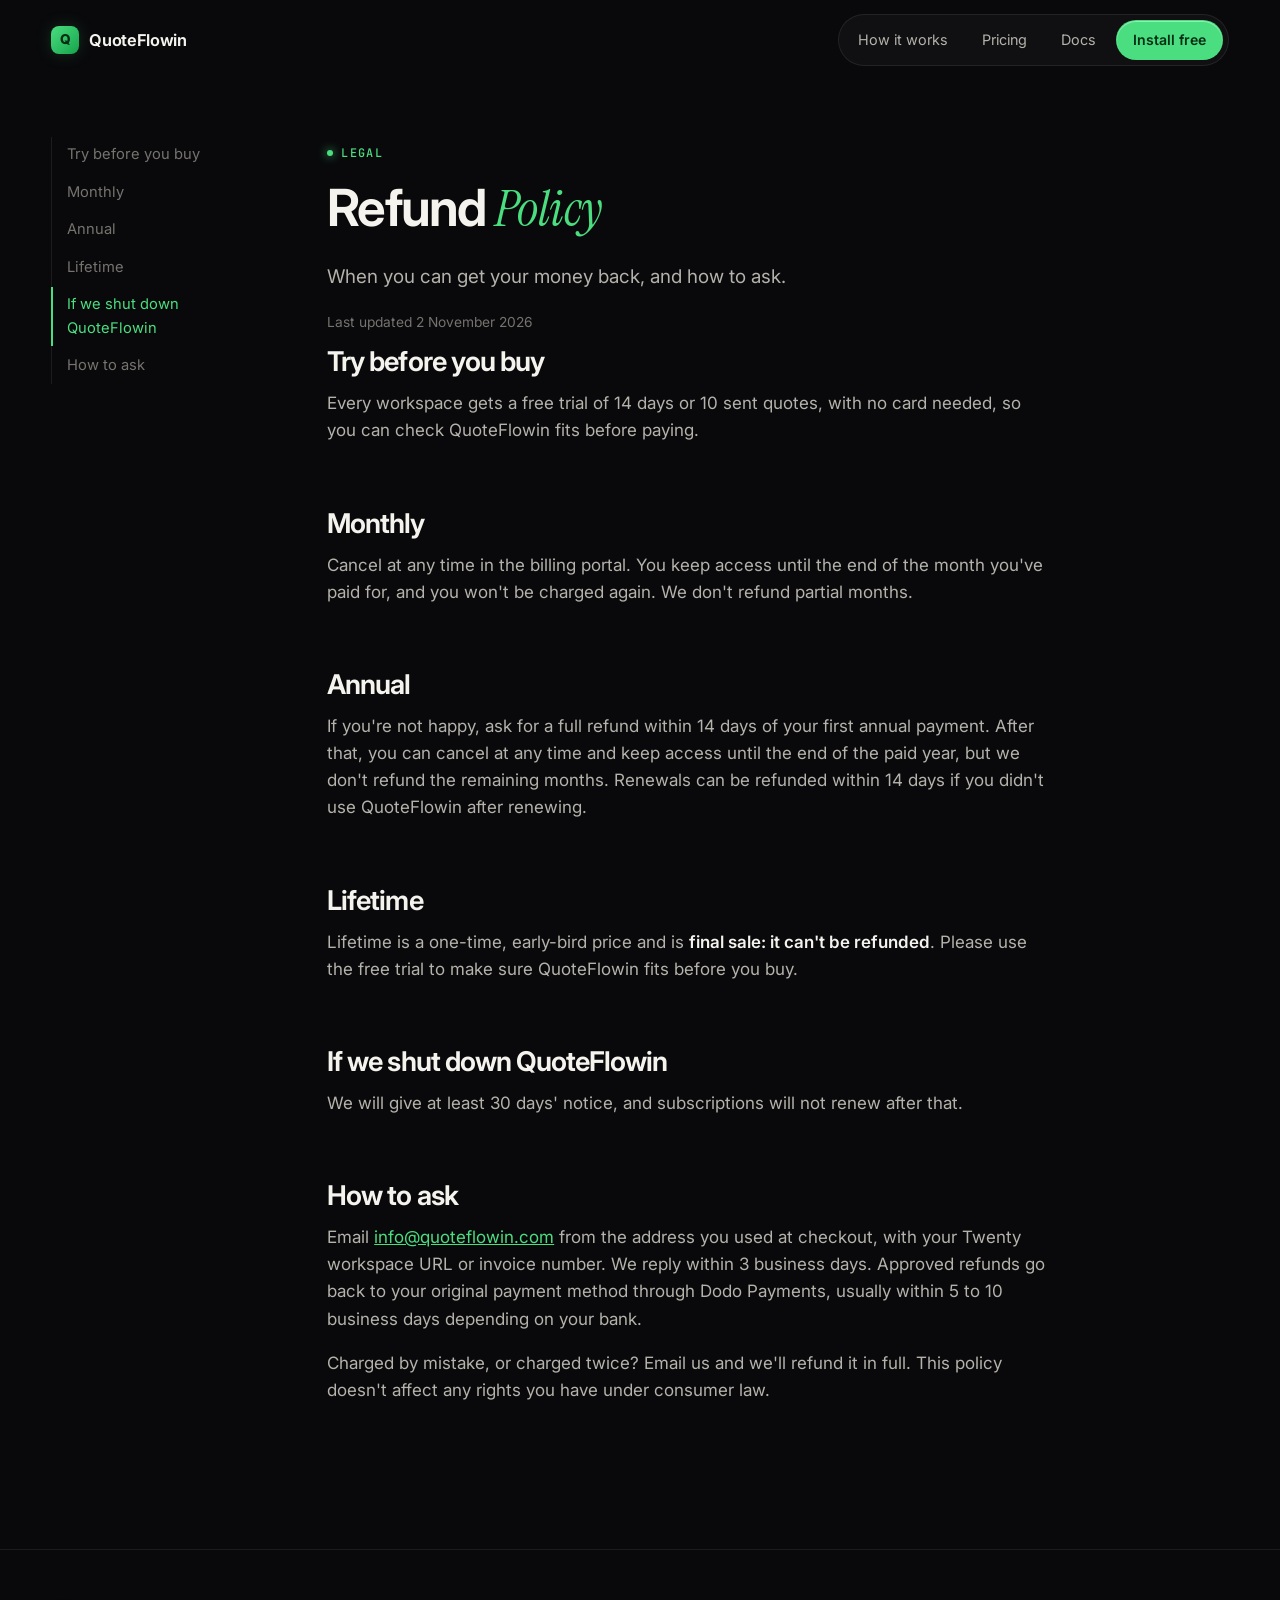
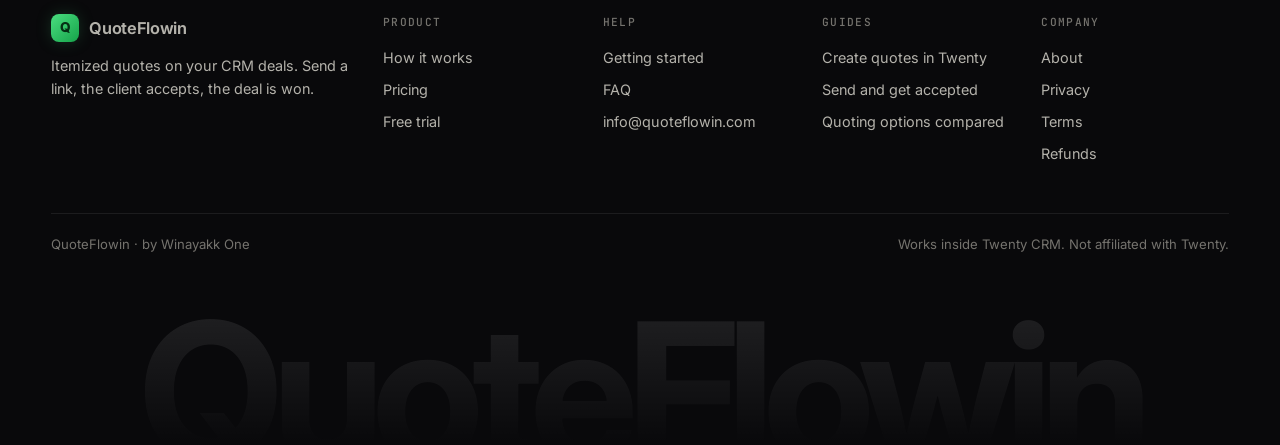
<file: refund.html>
<!doctype html>
<html lang="en">
<head>
  <meta charset="utf-8">
  <meta name="viewport" content="width=device-width, initial-scale=1">
  <title>Refund Policy · QuoteFlowin</title>
  <meta name="description" content="QuoteFlowin refund policy for Monthly, Annual and Lifetime plans.">
  <link rel="canonical" href="https://quoteflowin.com/refund.html">
  <meta property="og:type" content="website">
  <meta property="og:site_name" content="QuoteFlowin">
  <meta property="og:title" content="Refund Policy · QuoteFlowin">
  <meta property="og:description" content="QuoteFlowin refund policy for Monthly, Annual and Lifetime plans.">
  <meta property="og:url" content="https://quoteflowin.com/refund.html">
  <meta name="theme-color" content="#09090b">
  <link rel="icon" href="favicon.svg" type="image/svg+xml">
  <link rel="icon" href="favicon-32.png" type="image/png" sizes="32x32">
  <link rel="apple-touch-icon" href="apple-touch-icon.png">
  <link rel="preconnect" href="https://fonts.googleapis.com">
  <link rel="preconnect" href="https://fonts.gstatic.com" crossorigin>
  <link href="https://fonts.googleapis.com/css2?family=Inter:wght@400;500;600;700&family=Instrument+Serif:ital@1&family=JetBrains+Mono:wght@400;500;600&display=swap" rel="stylesheet">
  <link rel="stylesheet" href="styles.css">
  <script>document.documentElement.classList.add('js')</script>
  <script src="app.js" defer></script>
</head>
<body>

<header class="site-header">
  <div class="wrap">
    <a class="logo" href="index.html"><span class="logo-mark">Q</span>QuoteFlowin</a>
    <nav class="nav">
      <a href="how-it-works.html">How it works</a>
      <a href="pricing.html">Pricing</a>
      <a href="docs.html">Docs</a>
      <a class="btn btn-primary btn-sm" href="signup.html?plan=trial">Install free</a>
    </nav>
  </div>
</header>

<main>
  <div class="wrap docs-layout">
    <nav class="docs-nav" aria-label="Refund Policy">
      <a href="#trial">Try before you buy</a>
      <a href="#monthly">Monthly</a>
      <a href="#annual">Annual</a>
      <a href="#lifetime">Lifetime</a>
      <a href="#shutdown">If we shut down QuoteFlowin</a>
      <a href="#how">How to ask</a>
    </nav>

    <article class="docs-body">
      <span class="eyebrow">Legal</span>
      <h1 style="font-size:clamp(2.2rem,5vw,3.2rem)">Refund <span class="serif" style="color:var(--accent)">Policy</span></h1>
      <p class="lead">When you can get your money back, and how to ask.</p>
      <p class="fine">Last updated 2 November 2026</p>

      <h2 id="trial">Try before you buy</h2>
<p>Every workspace gets a free trial of 14 days or 10 sent quotes, with no card needed, so you can check QuoteFlowin fits before paying.</p>

      <h2 id="monthly">Monthly</h2>
<p>Cancel at any time in the billing portal. You keep access until the end of the month you've paid for, and you won't be charged again. We don't refund partial months.</p>

      <h2 id="annual">Annual</h2>
<p>If you're not happy, ask for a full refund within 14 days of your first annual payment. After that, you can cancel at any time and keep access until the end of the paid year, but we don't refund the remaining months. Renewals can be refunded within 14 days if you didn't use QuoteFlowin after renewing.</p>

      <h2 id="lifetime">Lifetime</h2>
<p>Lifetime is a one-time, early-bird price and is <strong>final sale: it can't be refunded</strong>. Please use the free trial to make sure QuoteFlowin fits before you buy.</p>

      <h2 id="shutdown">If we shut down QuoteFlowin</h2>
<p>We will give at least 30 days' notice, and subscriptions will not renew after that.</p>

      <h2 id="how">How to ask</h2>
<p>Email <a href="mailto:info@quoteflowin.com">info@quoteflowin.com</a> from the address you used at checkout, with your Twenty workspace URL or invoice number. We reply within 3 business days. Approved refunds go back to your original payment method through Dodo Payments, usually within 5 to 10 business days depending on your bank.</p>
      <p>Charged by mistake, or charged twice? Email us and we'll refund it in full. This policy doesn't affect any rights you have under consumer law.</p>
    </article>
  </div>
</main>

<footer class="site-footer">
  <div class="wrap">
    <div class="footer-grid">
      <div>
        <a class="logo" href="index.html"><span class="logo-mark">Q</span>QuoteFlowin</a>
        <p style="margin-top:12px;max-width:320px">Itemized quotes on your CRM deals. Send a link, the client accepts, the deal is won.</p>
      </div>
      <div>
        <h4>Product</h4>
        <ul>
          <li><a href="how-it-works.html">How it works</a></li>
          <li><a href="pricing.html">Pricing</a></li>
          <li><a href="signup.html?plan=trial">Free trial</a></li>
        </ul>
      </div>
      <div>
        <h4>Help</h4>
        <ul>
          <li><a href="docs.html">Getting started</a></li>
          <li><a href="pricing.html#faq">FAQ</a></li>
          <li><a href="mailto:info@quoteflowin.com">info@quoteflowin.com</a></li>
        </ul>
      </div>
      <div>
        <h4>Guides</h4>
        <ul>
          <li><a href="twenty-crm-quotes.html">Create quotes in Twenty</a></li>
          <li><a href="send-quote-twenty-crm.html">Send and get accepted</a></li>
          <li><a href="twenty-crm-quoting-options.html">Quoting options compared</a></li>
        </ul>
      </div>
      <div>
        <h4>Company</h4>
        <ul>
          <li><a href="#">About</a></li>
          <li><a href="privacy.html">Privacy</a></li>
          <li><a href="terms.html">Terms</a></li>
          <li><a href="refund.html">Refunds</a></li>
        </ul>
      </div>
    </div>
    <div class="footer-bottom">
      <span>QuoteFlowin · by Winayakk One</span>
      <span>Works inside Twenty CRM. Not affiliated with Twenty.</span>
    </div>
    <div class="wordmark" aria-hidden="true">QuoteFlowin</div>
  </div>
</footer>

</body>
</html>
</file>
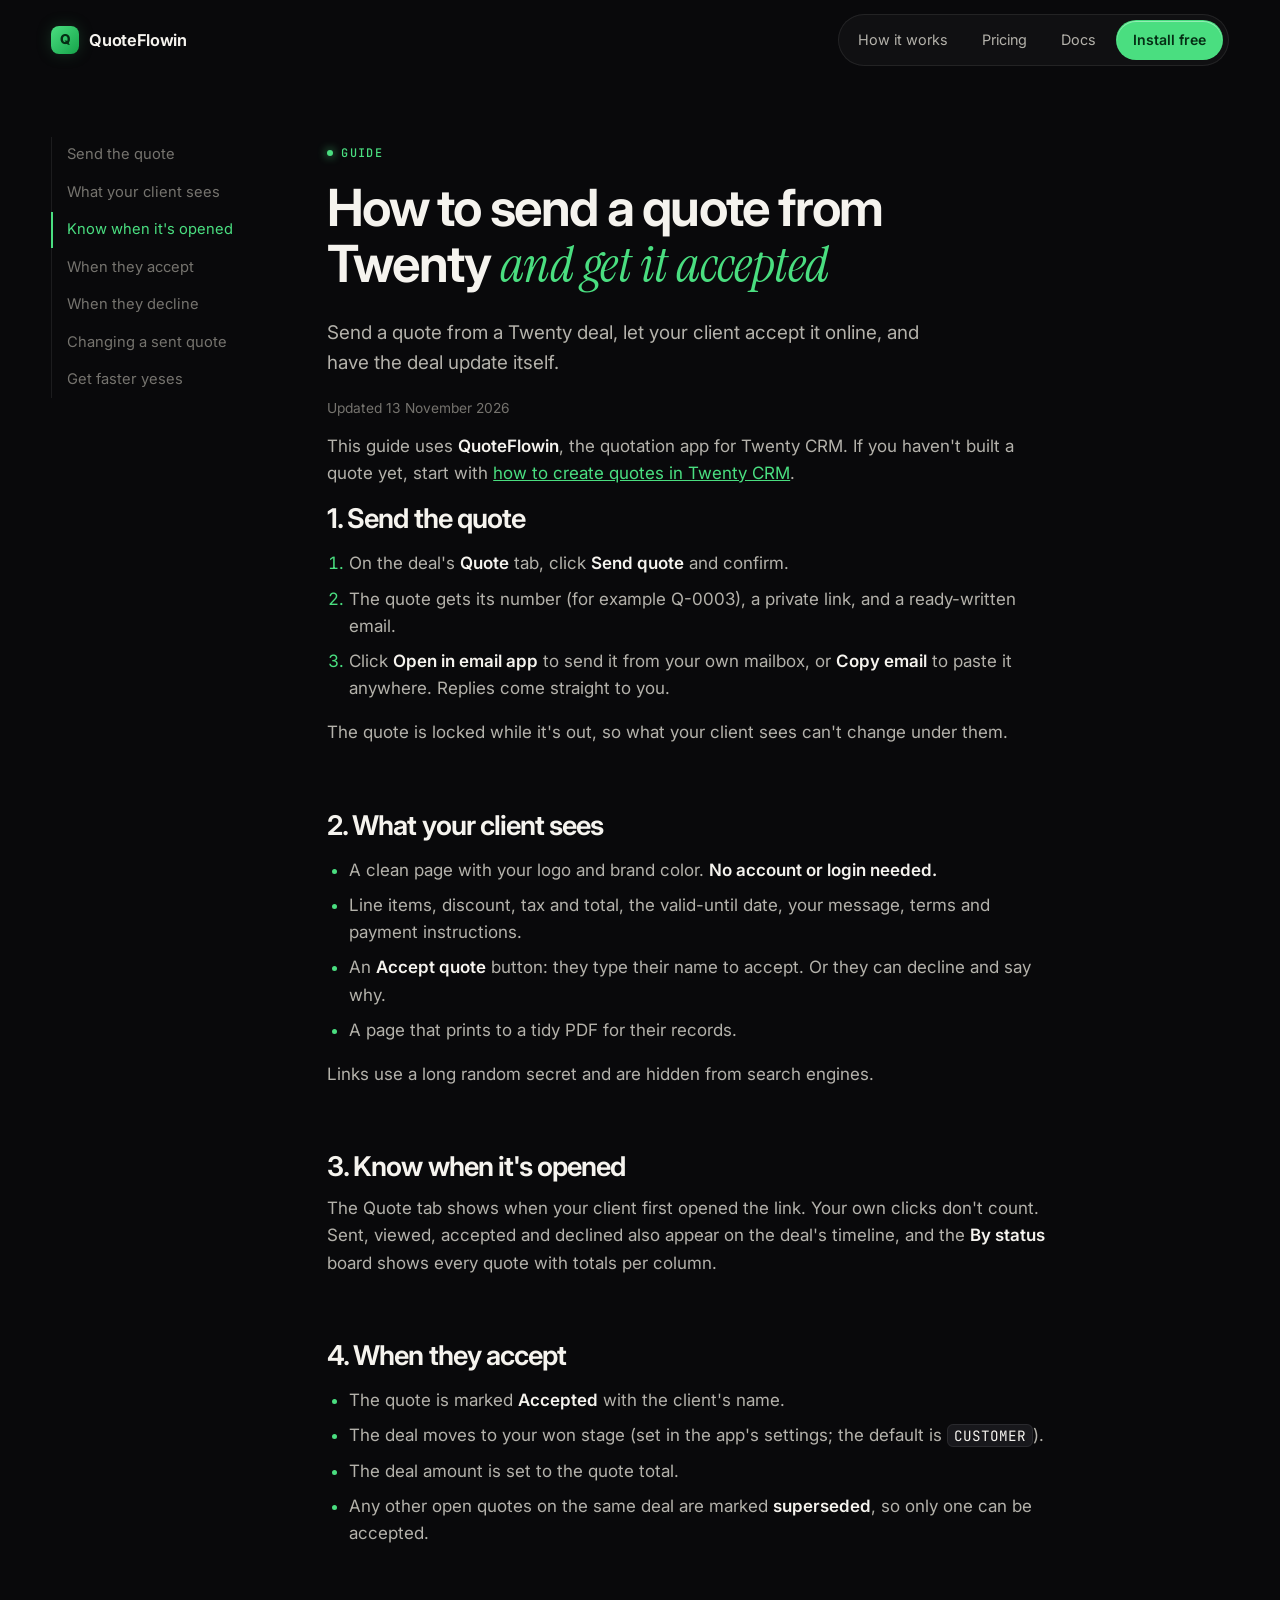
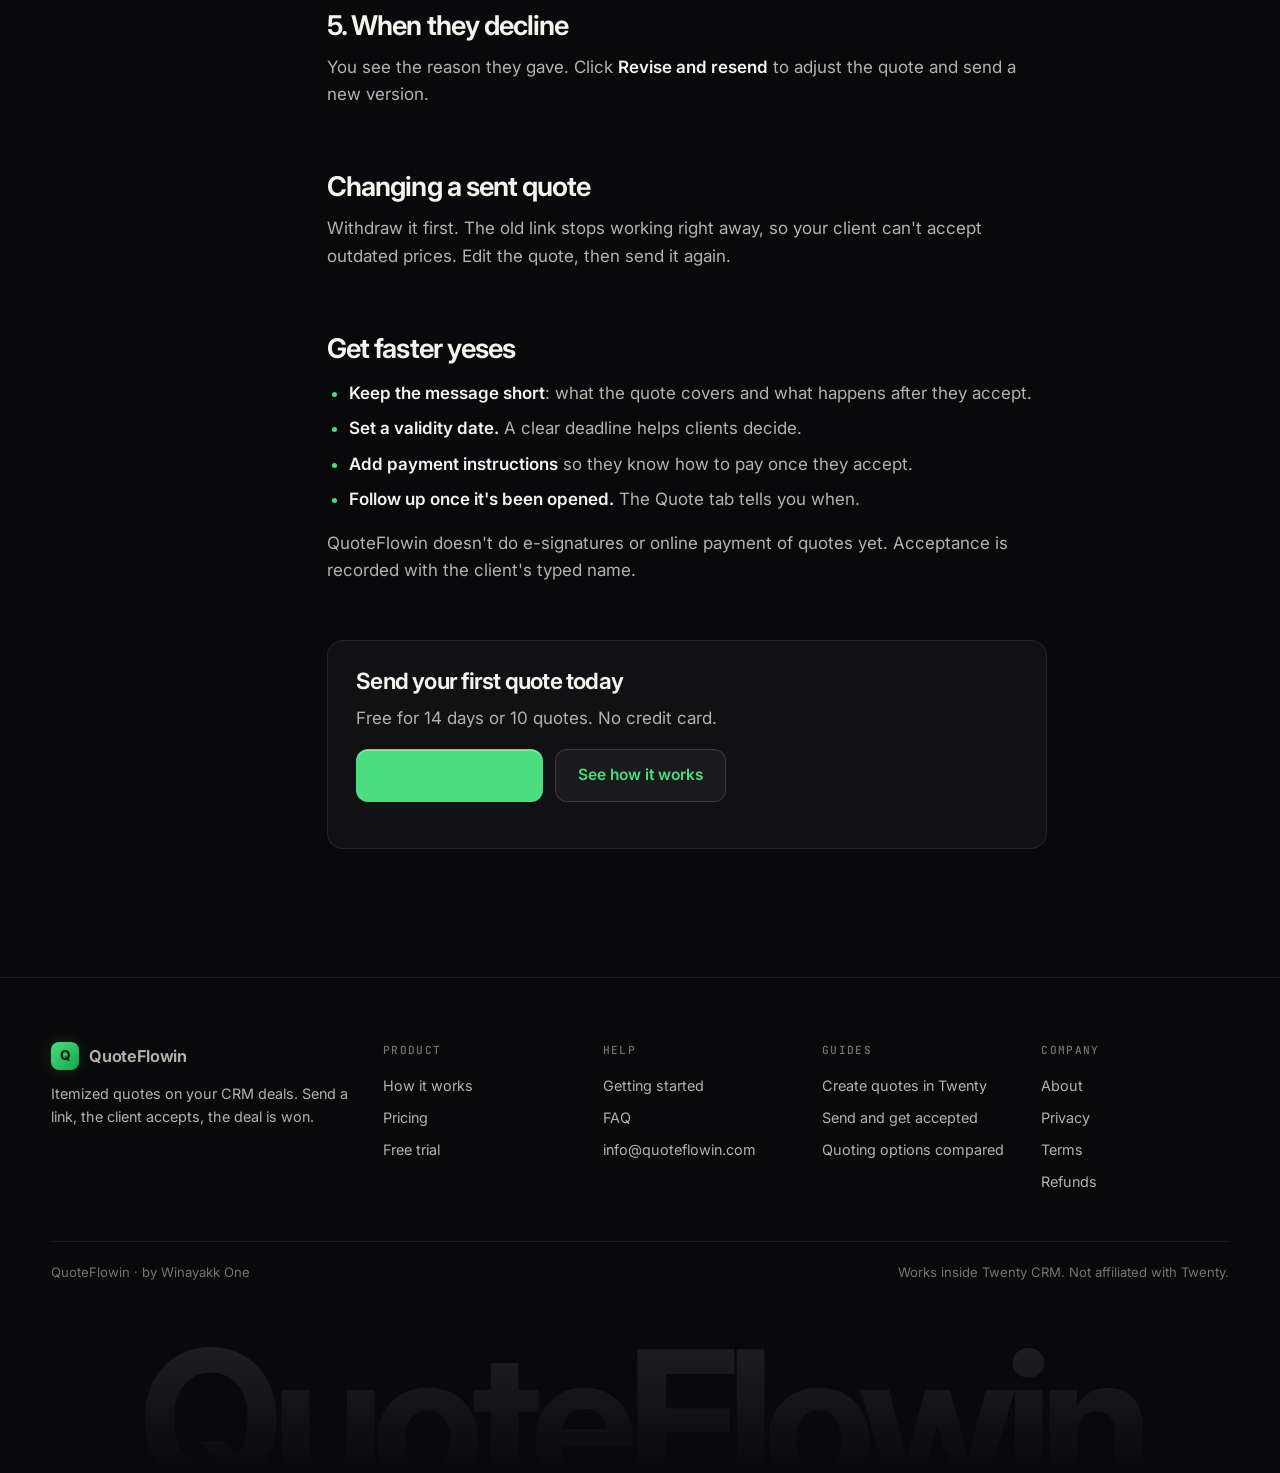
<file: send-quote-twenty-crm.html>
<!doctype html>
<html lang="en">
<head>
  <meta charset="utf-8">
  <meta name="viewport" content="width=device-width, initial-scale=1">
  <title>How to send a quote from Twenty CRM and get it accepted · QuoteFlowin</title>
  <meta name="description" content="Send a quote from a Twenty CRM deal, let your client accept it online with no login, and have the deal marked won automatically.">
  <link rel="canonical" href="https://quoteflowin.com/send-quote-twenty-crm.html">
  <meta property="og:type" content="article">
  <meta property="og:site_name" content="QuoteFlowin">
  <meta property="og:title" content="How to send a quote from Twenty CRM and get it accepted">
  <meta property="og:description" content="Send a quote from a Twenty CRM deal, let your client accept it online with no login, and have the deal marked won automatically.">
  <meta property="og:url" content="https://quoteflowin.com/send-quote-twenty-crm.html">
  <meta name="theme-color" content="#09090b">
  <link rel="icon" href="favicon.svg" type="image/svg+xml">
  <link rel="icon" href="favicon-32.png" type="image/png" sizes="32x32">
  <link rel="apple-touch-icon" href="apple-touch-icon.png">
  <link rel="preconnect" href="https://fonts.googleapis.com">
  <link rel="preconnect" href="https://fonts.gstatic.com" crossorigin>
  <link href="https://fonts.googleapis.com/css2?family=Inter:wght@400;500;600;700&family=Instrument+Serif:ital@1&family=JetBrains+Mono:wght@400;500;600&display=swap" rel="stylesheet">
  <link rel="stylesheet" href="styles.css">
  <script>document.documentElement.classList.add('js')</script>
  <script src="app.js" defer></script>
  <script type="application/ld+json">
{
 "@context": "https://schema.org",
 "@graph": [
  {
   "@type": "Organization",
   "@id": "https://quoteflowin.com/#org",
   "name": "QuoteFlowin",
   "url": "https://quoteflowin.com/",
   "logo": "https://quoteflowin.com/apple-touch-icon.png",
   "email": "info@quoteflowin.com",
   "sameAs": [
    "https://github.com/malvyave/quoteflow",
    "https://www.npmjs.com/package/quoteflowin"
   ]
  },
  {
   "@type": "HowTo",
   "name": "How to send a quote from Twenty CRM and get it accepted",
   "description": "Send a quote from a Twenty CRM deal, let your client accept it online with no login, and have the deal marked won automatically.",
   "url": "https://quoteflowin.com/send-quote-twenty-crm.html",
   "dateModified": "2026-11-13",
   "inLanguage": "en",
   "publisher": {
    "@id": "https://quoteflowin.com/#org"
   },
   "about": {
    "@type": "SoftwareApplication",
    "name": "QuoteFlowin",
    "url": "https://quoteflowin.com/"
   },
   "step": [
    {
     "@type": "HowToStep",
     "name": "1. Send the quote",
     "text": "On the deal's Quote tab, click Send quote and confirm. The quote gets its number (for example Q-0003), a private link, and a ready-written email. Click Open in email app to send it from your own mailbox, or Copy email to paste it anywhere. Replies come straight to you. The quote is locked while it's out, so what your client sees can't change under them."
    },
    {
     "@type": "HowToStep",
     "name": "2. What your client sees",
     "text": "A clean page with your logo and brand color. No account or login needed. Line items, discount, tax and total, the valid-until date, your message, terms and payment instructions. An Accept quote button: they type their name to accept. Or they can decline and say why. A page that prints to a tidy PDF for their records. Links use a long random secret and are hidden from search engines."
    },
    {
     "@type": "HowToStep",
     "name": "3. Know when it's opened",
     "text": "The Quote tab shows when your client first opened the link. Your own clicks don't count. Sent, viewed, accepted and declined also appear on the deal's timeline, and the By status board shows every quote with totals per column."
    },
    {
     "@type": "HowToStep",
     "name": "4. When they accept",
     "text": "The quote is marked Accepted with the client's name. The deal moves to your won stage (set in the app's settings; the default is CUSTOMER). The deal amount is set to the quote total. Any other open quotes on the same deal are marked superseded, so only one can be accepted."
    },
    {
     "@type": "HowToStep",
     "name": "5. When they decline",
     "text": "You see the reason they gave. Click Revise and resend to adjust the quote and send a new version."
    }
   ]
  }
 ]
}
  </script>
</head>
<body>

<header class="site-header">
  <div class="wrap">
    <a class="logo" href="index.html"><span class="logo-mark">Q</span>QuoteFlowin</a>
    <nav class="nav">
      <a href="how-it-works.html">How it works</a>
      <a href="pricing.html">Pricing</a>
      <a href="docs.html">Docs</a>
      <a class="btn btn-primary btn-sm" href="signup.html?plan=trial">Install free</a>
    </nav>
  </div>
</header>

<main>
  <div class="wrap docs-layout">
    <nav class="docs-nav" aria-label="On this page">
      <a href="#send">Send the quote</a>
      <a href="#client">What your client sees</a>
      <a href="#tracking">Know when it's opened</a>
      <a href="#accept">When they accept</a>
      <a href="#decline">When they decline</a>
      <a href="#changes">Changing a sent quote</a>
      <a href="#tips">Get faster yeses</a>
    </nav>

    <article class="docs-body">
      <span class="eyebrow">Guide</span>
      <h1 style="font-size:clamp(2.2rem,5vw,3.2rem)">How to send a quote from Twenty <span class="serif" style="color:var(--accent)">and get it accepted</span></h1>
      <p class="lead">Send a quote from a Twenty deal, let your client accept it online, and have the deal update itself.</p>
      <p class="fine">Updated 13 November 2026</p>
      <p>This guide uses <strong>QuoteFlowin</strong>, the quotation app for Twenty CRM. If you haven't built a quote yet, start with <a href="twenty-crm-quotes.html">how to create quotes in Twenty CRM</a>.</p>

      <h2 id="send">1. Send the quote</h2>
      <ol>
        <li>On the deal's <strong>Quote</strong> tab, click <strong>Send quote</strong> and confirm.</li>
        <li>The quote gets its number (for example Q-0003), a private link, and a ready-written email.</li>
        <li>Click <strong>Open in email app</strong> to send it from your own mailbox, or <strong>Copy email</strong> to paste it anywhere. Replies come straight to you.</li>
      </ol>
      <p>The quote is locked while it's out, so what your client sees can't change under them.</p>

      <h2 id="client">2. What your client sees</h2>
      <ul>
        <li>A clean page with your logo and brand color. <strong>No account or login needed.</strong></li>
        <li>Line items, discount, tax and total, the valid-until date, your message, terms and payment instructions.</li>
        <li>An <strong>Accept quote</strong> button: they type their name to accept. Or they can decline and say why.</li>
        <li>A page that prints to a tidy PDF for their records.</li>
      </ul>
      <p>Links use a long random secret and are hidden from search engines.</p>

      <h2 id="tracking">3. Know when it's opened</h2>
      <p>The Quote tab shows when your client first opened the link. Your own clicks don't count. Sent, viewed, accepted and declined also appear on the deal's timeline, and the <strong>By status</strong> board shows every quote with totals per column.</p>

      <h2 id="accept">4. When they accept</h2>
      <ul>
        <li>The quote is marked <strong>Accepted</strong> with the client's name.</li>
        <li>The deal moves to your won stage (set in the app's settings; the default is <code>CUSTOMER</code>).</li>
        <li>The deal amount is set to the quote total.</li>
        <li>Any other open quotes on the same deal are marked <strong>superseded</strong>, so only one can be accepted.</li>
      </ul>

      <h2 id="decline">5. When they decline</h2>
      <p>You see the reason they gave. Click <strong>Revise and resend</strong> to adjust the quote and send a new version.</p>

      <h2 id="changes">Changing a sent quote</h2>
      <p>Withdraw it first. The old link stops working right away, so your client can't accept outdated prices. Edit the quote, then send it again.</p>

      <h2 id="tips">Get faster yeses</h2>
      <ul>
        <li><strong>Keep the message short</strong>: what the quote covers and what happens after they accept.</li>
        <li><strong>Set a validity date.</strong> A clear deadline helps clients decide.</li>
        <li><strong>Add payment instructions</strong> so they know how to pay once they accept.</li>
        <li><strong>Follow up once it's been opened.</strong> The Quote tab tells you when.</li>
      </ul>
      <p>QuoteFlowin doesn't do e-signatures or online payment of quotes yet. Acceptance is recorded with the client's typed name.</p>

      <div class="guide-cta">
        <h2>Send your first quote today</h2>
        <p>Free for 14 days or 10 quotes. No credit card.</p>
        <div class="cta-row">
          <a class="btn btn-primary" href="signup.html?plan=trial">Install in Twenty <span class="arrow">→</span></a>
          <a class="btn btn-ghost" href="how-it-works.html">See how it works</a>
        </div>
      </div>
    </article>
  </div>
</main>

<footer class="site-footer">
  <div class="wrap">
    <div class="footer-grid">
      <div>
        <a class="logo" href="index.html"><span class="logo-mark">Q</span>QuoteFlowin</a>
        <p style="margin-top:12px;max-width:320px">Itemized quotes on your CRM deals. Send a link, the client accepts, the deal is won.</p>
      </div>
      <div>
        <h4>Product</h4>
        <ul>
          <li><a href="how-it-works.html">How it works</a></li>
          <li><a href="pricing.html">Pricing</a></li>
          <li><a href="signup.html?plan=trial">Free trial</a></li>
        </ul>
      </div>
      <div>
        <h4>Help</h4>
        <ul>
          <li><a href="docs.html">Getting started</a></li>
          <li><a href="pricing.html#faq">FAQ</a></li>
          <li><a href="mailto:info@quoteflowin.com">info@quoteflowin.com</a></li>
        </ul>
      </div>
      <div>
        <h4>Guides</h4>
        <ul>
          <li><a href="twenty-crm-quotes.html">Create quotes in Twenty</a></li>
          <li><a href="send-quote-twenty-crm.html">Send and get accepted</a></li>
          <li><a href="twenty-crm-quoting-options.html">Quoting options compared</a></li>
        </ul>
      </div>
      <div>
        <h4>Company</h4>
        <ul>
          <li><a href="#">About</a></li>
          <li><a href="privacy.html">Privacy</a></li>
          <li><a href="terms.html">Terms</a></li>
          <li><a href="refund.html">Refunds</a></li>
        </ul>
      </div>
    </div>
    <div class="footer-bottom">
      <span>QuoteFlowin · by Winayakk One</span>
      <span>Works inside Twenty CRM. Not affiliated with Twenty.</span>
    </div>
    <div class="wordmark" aria-hidden="true">QuoteFlowin</div>
  </div>
</footer>

</body>
</html>
</file>
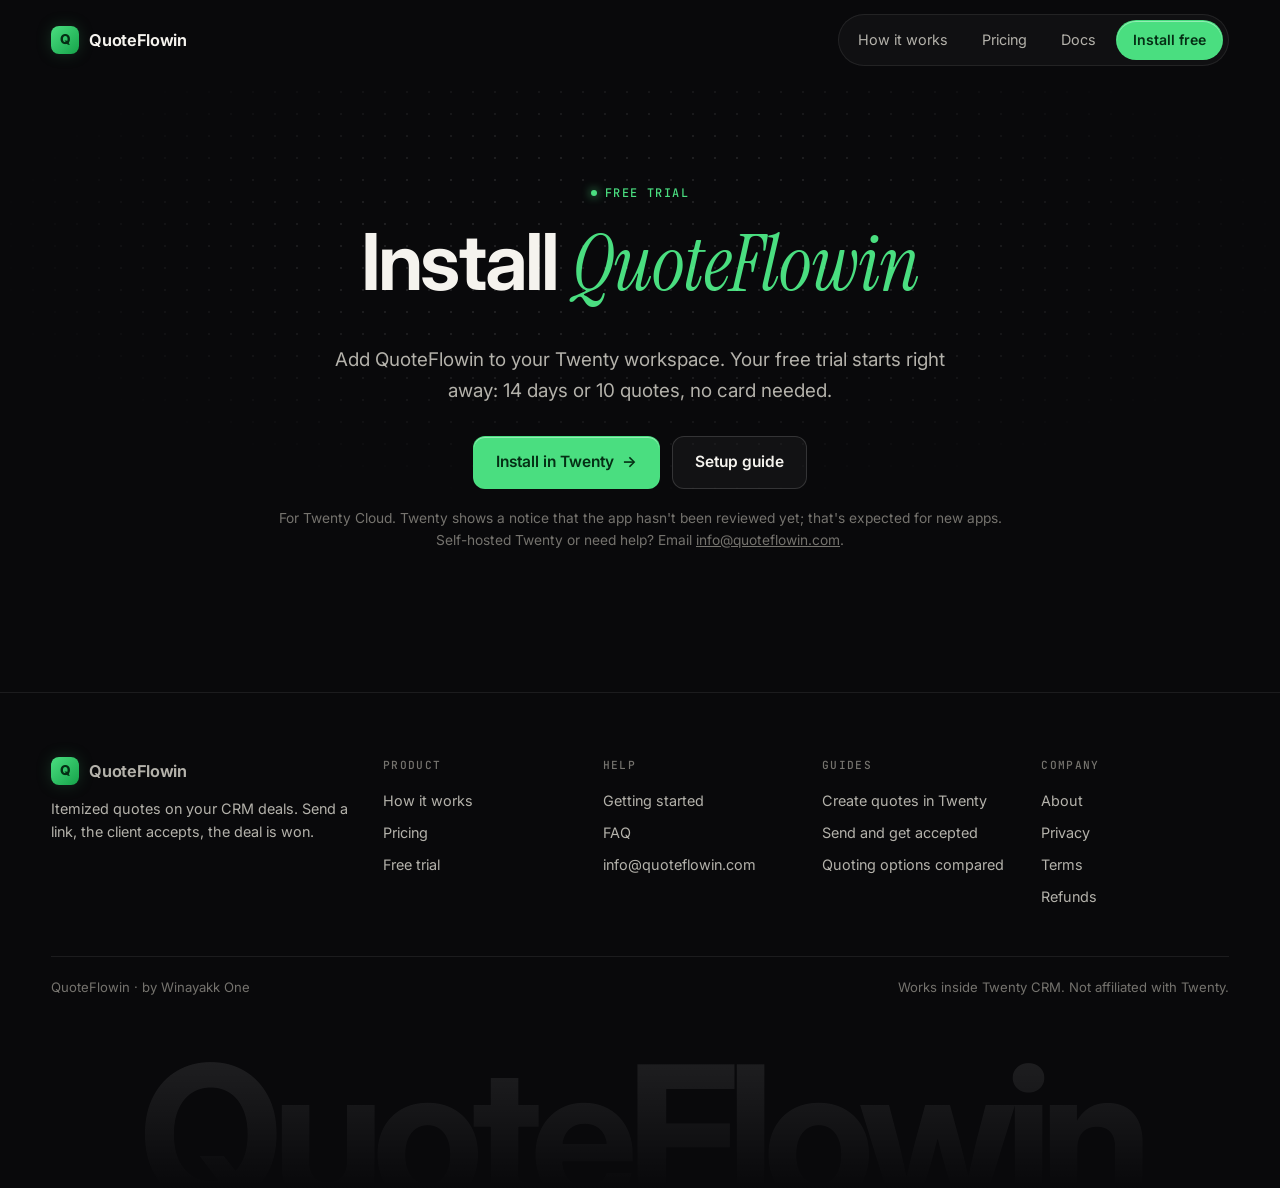
<file: signup.html>
<!doctype html>
<html lang="en">
<head>
  <meta charset="utf-8">
  <meta name="viewport" content="width=device-width, initial-scale=1">
  <title>Install · QuoteFlowin</title>
  <meta name="description" content="Install QuoteFlowin in your Twenty workspace and start your free trial.">
  <link rel="canonical" href="https://quoteflowin.com/signup.html">
  <meta property="og:type" content="website">
  <meta property="og:site_name" content="QuoteFlowin">
  <meta property="og:title" content="Start free trial · QuoteFlowin">
  <meta property="og:description" content="Install QuoteFlowin in your Twenty workspace and start your free trial.">
  <meta property="og:url" content="https://quoteflowin.com/signup.html">
  <meta name="theme-color" content="#09090b">
  <link rel="icon" href="favicon.svg" type="image/svg+xml">
  <link rel="icon" href="favicon-32.png" type="image/png" sizes="32x32">
  <link rel="apple-touch-icon" href="apple-touch-icon.png">
  <link rel="preconnect" href="https://fonts.googleapis.com">
  <link rel="preconnect" href="https://fonts.gstatic.com" crossorigin>
  <link href="https://fonts.googleapis.com/css2?family=Inter:wght@400;500;600;700&family=Instrument+Serif:ital@1&family=JetBrains+Mono:wght@400;500;600&display=swap" rel="stylesheet">
  <link rel="stylesheet" href="styles.css">
  <script>document.documentElement.classList.add('js')</script>
  <script src="app.js" defer></script>
</head>
<body>

<header class="site-header">
  <div class="wrap">
    <a class="logo" href="index.html"><span class="logo-mark">Q</span>QuoteFlowin</a>
    <nav class="nav">
      <a href="how-it-works.html">How it works</a>
      <a href="pricing.html">Pricing</a>
      <a href="docs.html">Docs</a>
      <a class="btn btn-primary btn-sm" href="signup.html?plan=trial">Install free</a>
    </nav>
  </div>
</header>

<main>
  <section class="page-head center" style="padding-bottom:88px">
    <div class="backdrop"><div class="grid"></div></div>
    <div class="wrap">
      <span class="eyebrow" id="plan-label">Free trial</span>
      <h1>Install <span class="serif">QuoteFlowin</span></h1>
      <p class="lead">Add QuoteFlowin to your Twenty workspace. Your free trial starts right away: 14 days or 10 quotes, no card needed.</p>
      <p id="plan-note" style="margin:14px 0 0;display:none">You picked <strong id="plan-name" style="color:var(--ink)"></strong>. After installing, open any deal's <strong style="color:var(--ink)">Quote</strong> tab and click <strong style="color:var(--ink)">Choose a plan</strong>.</p>
      <div class="cta-row" style="justify-content:center">
        <a class="btn btn-primary" href="https://app.twenty.com/settings/applications/available/6fc1a9b8-000e-423a-a356-62a50ae7f81c" target="_blank" rel="noopener">Install in Twenty <span class="arrow">→</span></a>
        <a class="btn btn-ghost" href="docs.html">Setup guide</a>
      </div>
      <p class="fine">For Twenty Cloud. Twenty shows a notice that the app hasn't been reviewed yet; that's expected for new apps.<br>Self-hosted Twenty or need help? Email <a href="mailto:info@quoteflowin.com">info@quoteflowin.com</a>.</p>
    </div>
  </section>
</main>
<script>
  (function () {
    var names = { monthly: "Monthly", annual: "Annual", lifetime: "Early Bird Lifetime" };
    var plan = new URLSearchParams(location.search).get("plan");
    if (!names[plan]) return;
    document.getElementById("plan-label").textContent = names[plan] + " plan";
    document.getElementById("plan-name").textContent = names[plan];
    document.getElementById("plan-note").style.display = "";
  })();
</script>

<footer class="site-footer">
  <div class="wrap">
    <div class="footer-grid">
      <div>
        <a class="logo" href="index.html"><span class="logo-mark">Q</span>QuoteFlowin</a>
        <p style="margin-top:12px;max-width:320px">Itemized quotes on your CRM deals. Send a link, the client accepts, the deal is won.</p>
      </div>
      <div>
        <h4>Product</h4>
        <ul>
          <li><a href="how-it-works.html">How it works</a></li>
          <li><a href="pricing.html">Pricing</a></li>
          <li><a href="signup.html?plan=trial">Free trial</a></li>
        </ul>
      </div>
      <div>
        <h4>Help</h4>
        <ul>
          <li><a href="docs.html">Getting started</a></li>
          <li><a href="pricing.html#faq">FAQ</a></li>
          <li><a href="mailto:info@quoteflowin.com">info@quoteflowin.com</a></li>
        </ul>
      </div>
      <div>
        <h4>Guides</h4>
        <ul>
          <li><a href="twenty-crm-quotes.html">Create quotes in Twenty</a></li>
          <li><a href="send-quote-twenty-crm.html">Send and get accepted</a></li>
          <li><a href="twenty-crm-quoting-options.html">Quoting options compared</a></li>
        </ul>
      </div>
      <div>
        <h4>Company</h4>
        <ul>
          <li><a href="#">About</a></li>
          <li><a href="privacy.html">Privacy</a></li>
          <li><a href="terms.html">Terms</a></li>
          <li><a href="refund.html">Refunds</a></li>
        </ul>
      </div>
    </div>
    <div class="footer-bottom">
      <span>QuoteFlowin · by Winayakk One</span>
      <span>Works inside Twenty CRM. Not affiliated with Twenty.</span>
    </div>
    <div class="wordmark" aria-hidden="true">QuoteFlowin</div>
  </div>
</footer>

</body>
</html>
</file>
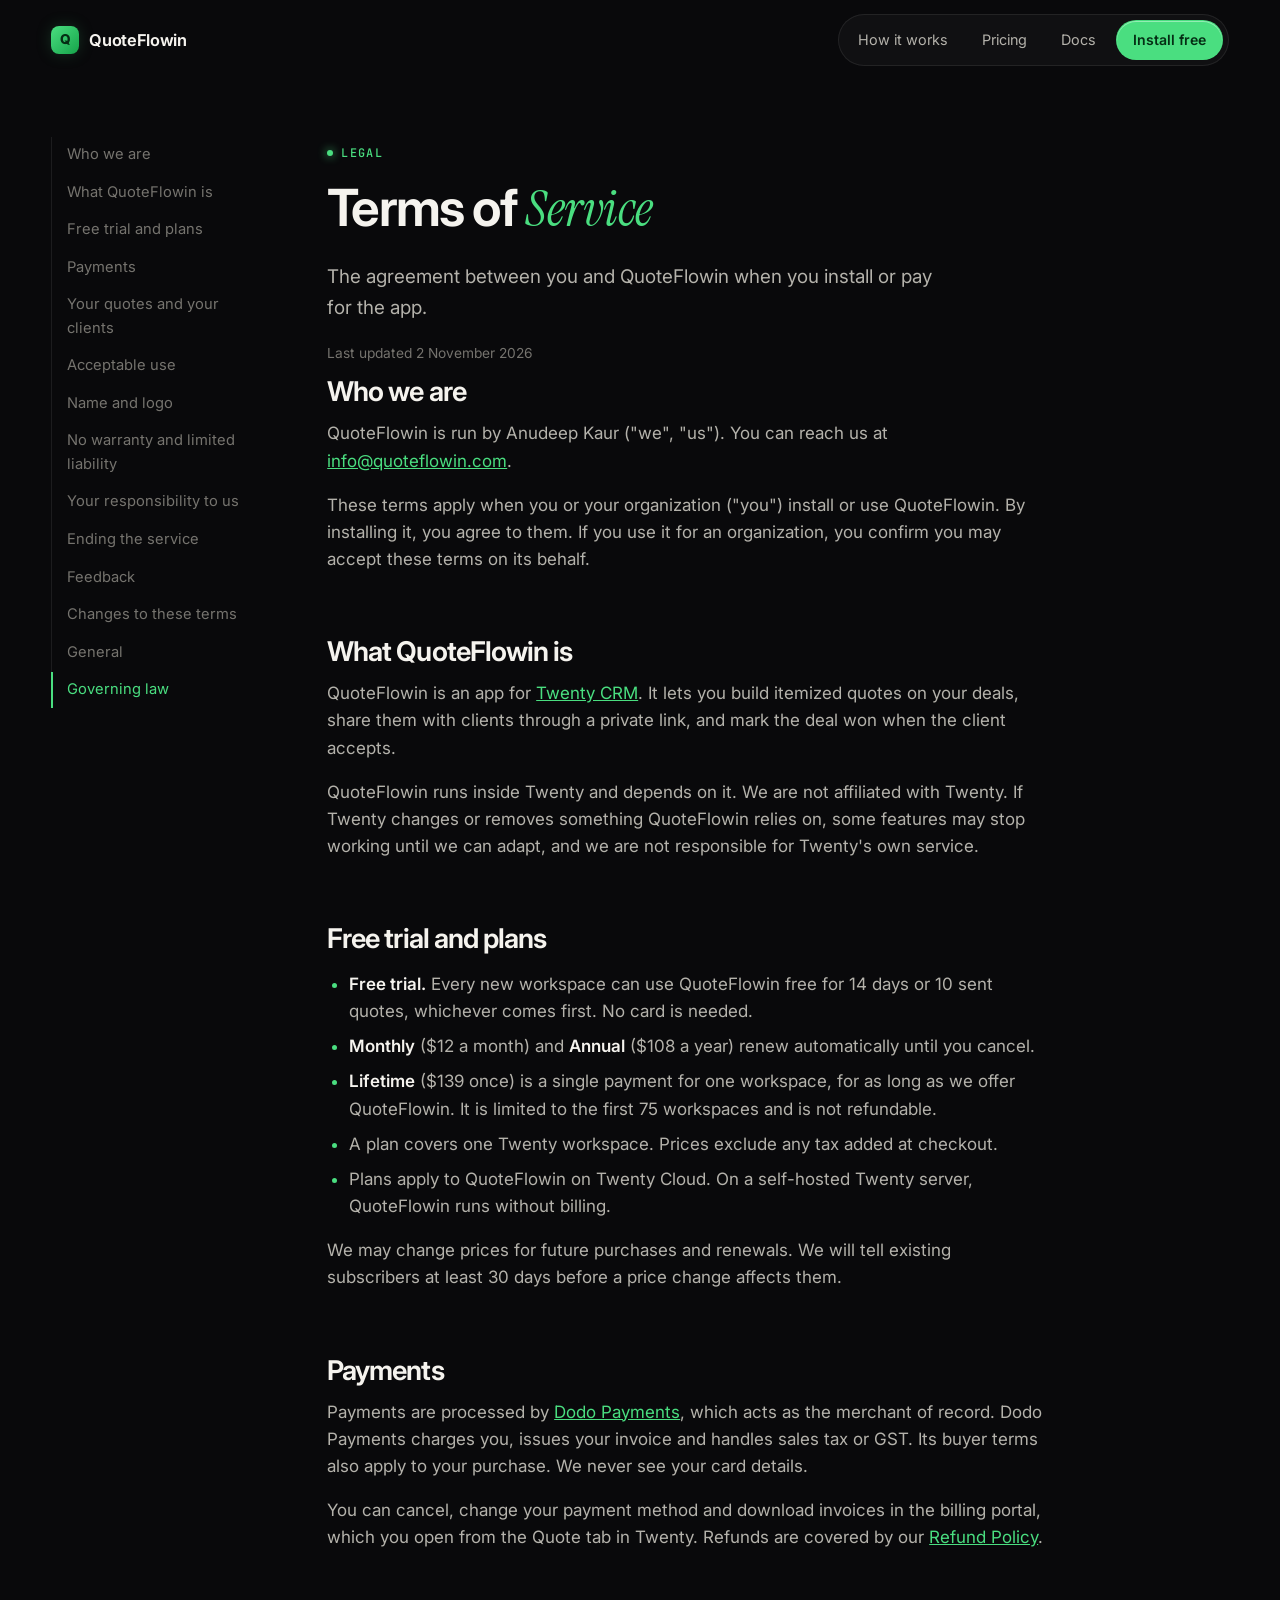
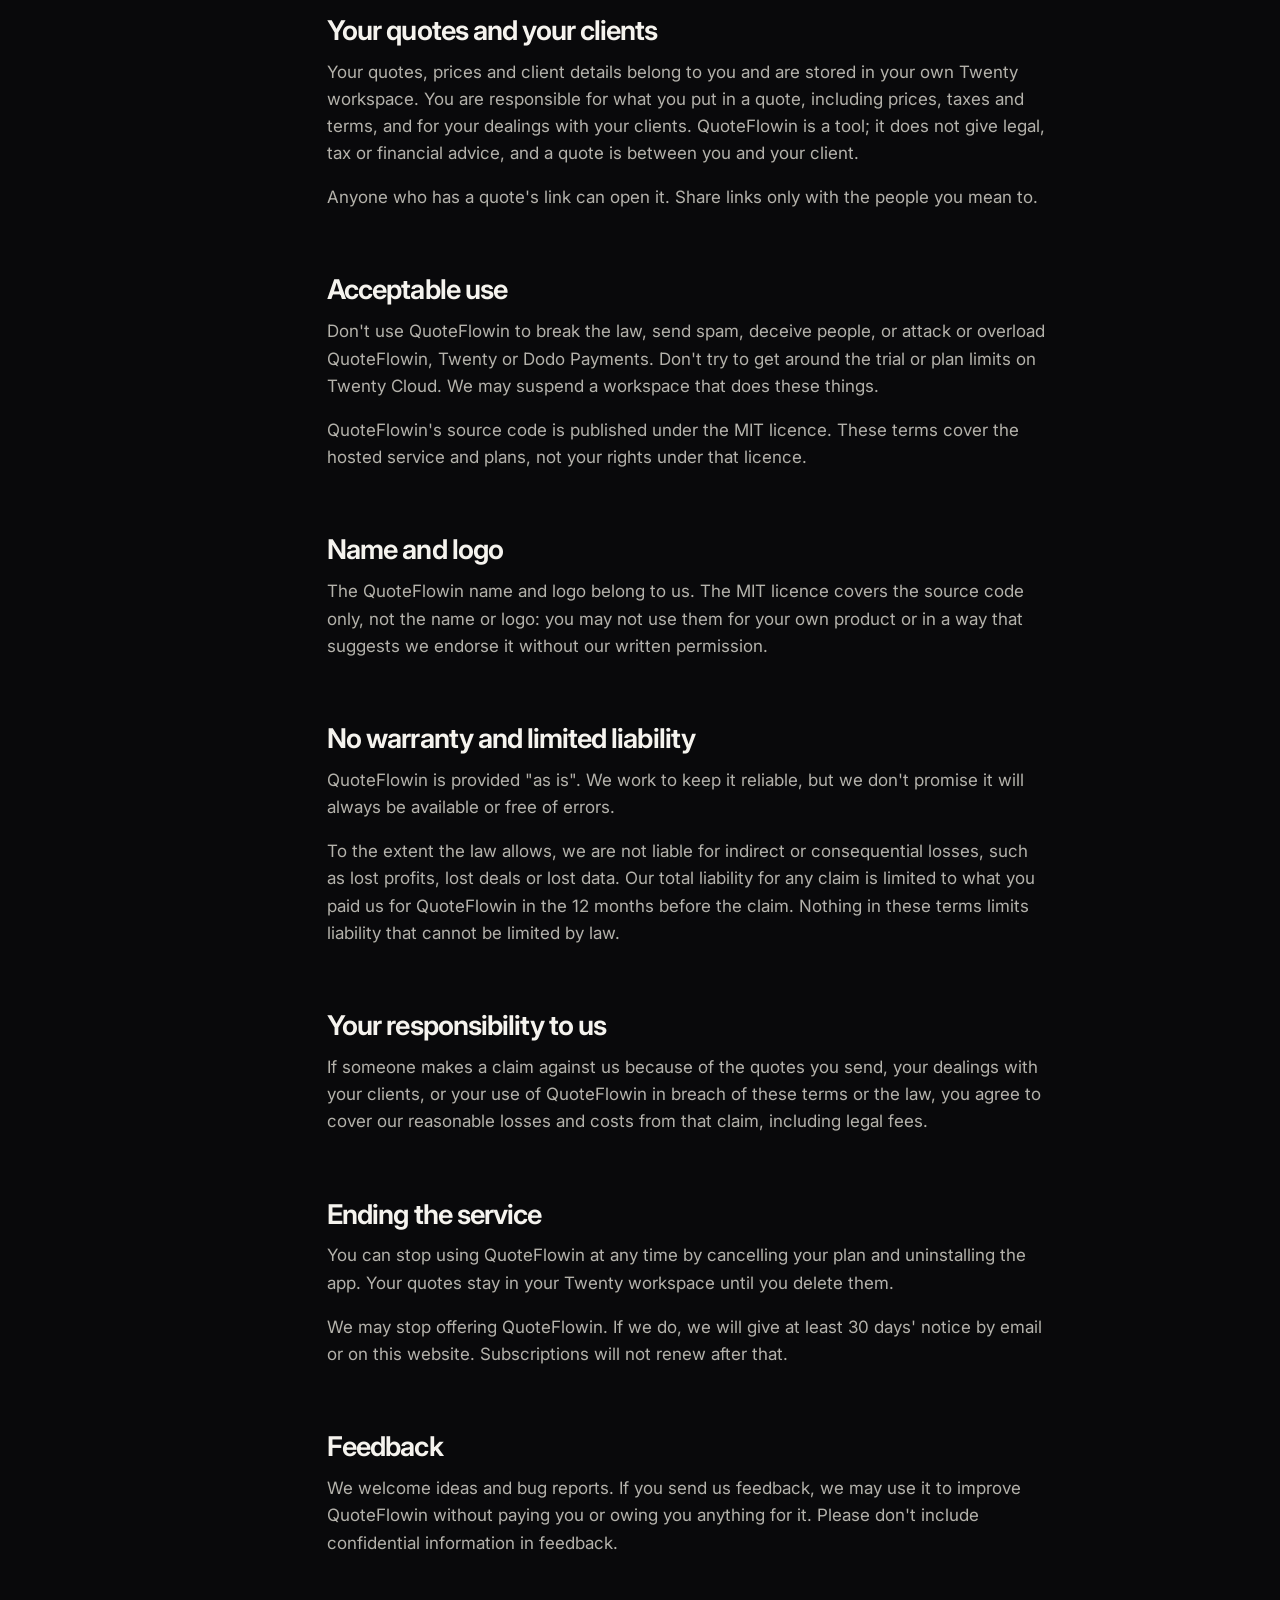
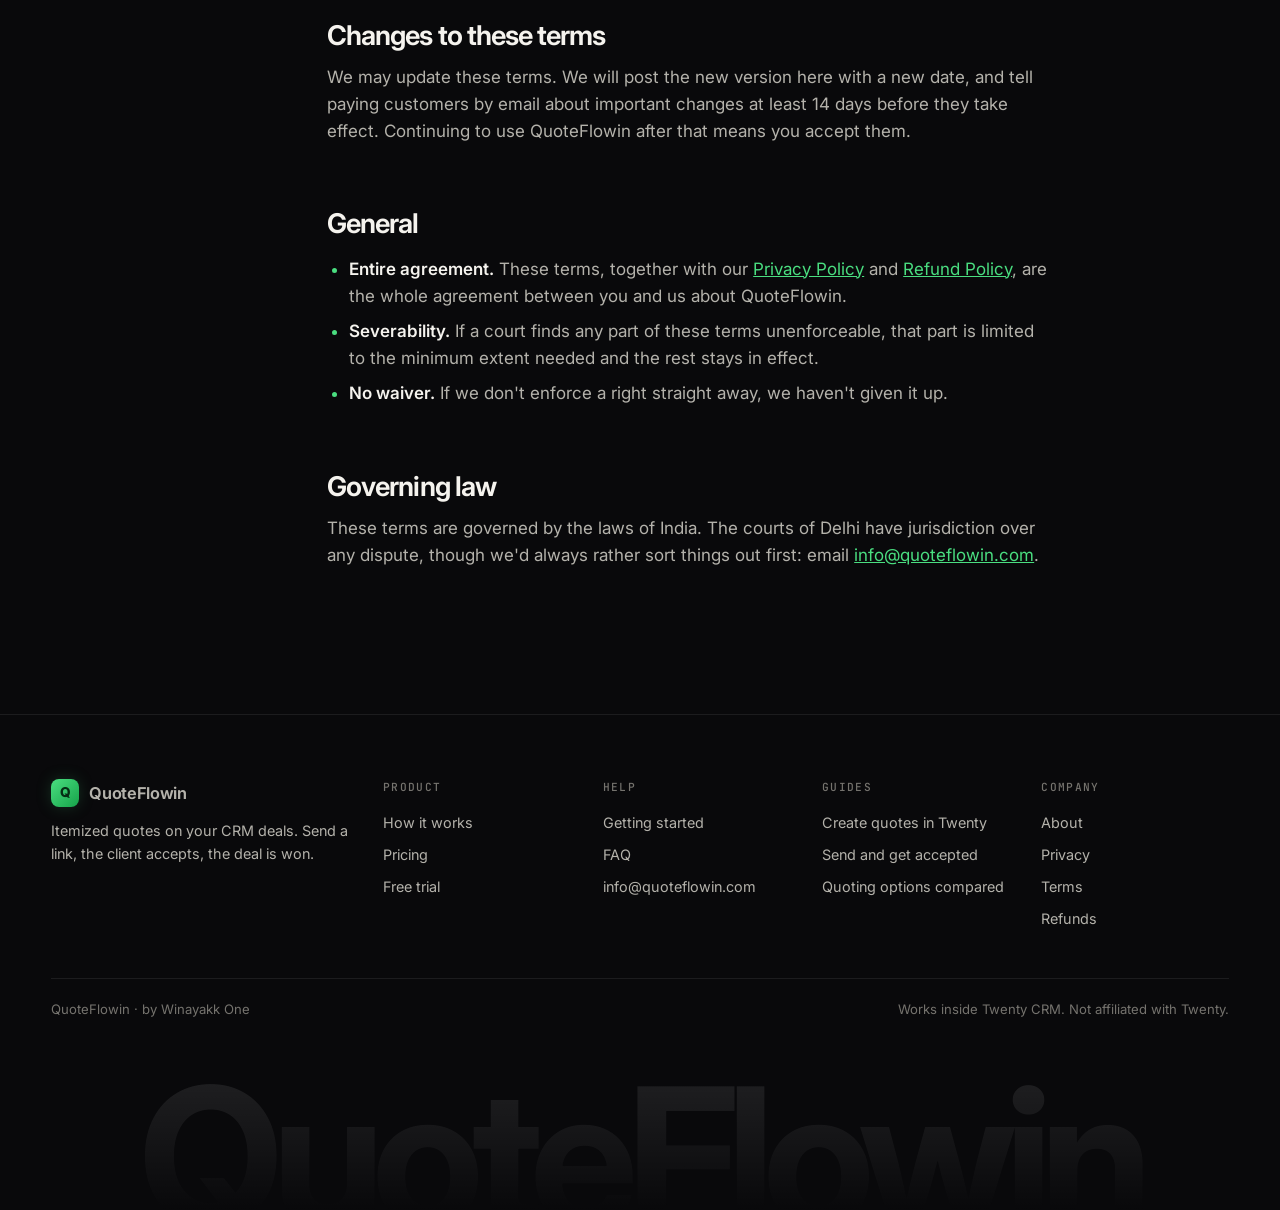
<file: terms.html>
<!doctype html>
<html lang="en">
<head>
  <meta charset="utf-8">
  <meta name="viewport" content="width=device-width, initial-scale=1">
  <title>Terms of Service · QuoteFlowin</title>
  <meta name="description" content="QuoteFlowin terms of service: trial, plans, payments through Dodo Payments, and your responsibilities.">
  <link rel="canonical" href="https://quoteflowin.com/terms.html">
  <meta property="og:type" content="website">
  <meta property="og:site_name" content="QuoteFlowin">
  <meta property="og:title" content="Terms of Service · QuoteFlowin">
  <meta property="og:description" content="QuoteFlowin terms of service: trial, plans, payments through Dodo Payments, and your responsibilities.">
  <meta property="og:url" content="https://quoteflowin.com/terms.html">
  <meta name="theme-color" content="#09090b">
  <link rel="icon" href="favicon.svg" type="image/svg+xml">
  <link rel="icon" href="favicon-32.png" type="image/png" sizes="32x32">
  <link rel="apple-touch-icon" href="apple-touch-icon.png">
  <link rel="preconnect" href="https://fonts.googleapis.com">
  <link rel="preconnect" href="https://fonts.gstatic.com" crossorigin>
  <link href="https://fonts.googleapis.com/css2?family=Inter:wght@400;500;600;700&family=Instrument+Serif:ital@1&family=JetBrains+Mono:wght@400;500;600&display=swap" rel="stylesheet">
  <link rel="stylesheet" href="styles.css">
  <script>document.documentElement.classList.add('js')</script>
  <script src="app.js" defer></script>
</head>
<body>

<header class="site-header">
  <div class="wrap">
    <a class="logo" href="index.html"><span class="logo-mark">Q</span>QuoteFlowin</a>
    <nav class="nav">
      <a href="how-it-works.html">How it works</a>
      <a href="pricing.html">Pricing</a>
      <a href="docs.html">Docs</a>
      <a class="btn btn-primary btn-sm" href="signup.html?plan=trial">Install free</a>
    </nav>
  </div>
</header>

<main>
  <div class="wrap docs-layout">
    <nav class="docs-nav" aria-label="Terms of Service">
      <a href="#who">Who we are</a>
      <a href="#service">What QuoteFlowin is</a>
      <a href="#plans">Free trial and plans</a>
      <a href="#payments">Payments</a>
      <a href="#your-content">Your quotes and your clients</a>
      <a href="#use">Acceptable use</a>
      <a href="#trademark">Name and logo</a>
      <a href="#warranty">No warranty and limited liability</a>
      <a href="#indemnity">Your responsibility to us</a>
      <a href="#ending">Ending the service</a>
      <a href="#feedback">Feedback</a>
      <a href="#changes">Changes to these terms</a>
      <a href="#general">General</a>
      <a href="#law">Governing law</a>
    </nav>

    <article class="docs-body">
      <span class="eyebrow">Legal</span>
      <h1 style="font-size:clamp(2.2rem,5vw,3.2rem)">Terms of <span class="serif" style="color:var(--accent)">Service</span></h1>
      <p class="lead">The agreement between you and QuoteFlowin when you install or pay for the app.</p>
      <p class="fine">Last updated 2 November 2026</p>

      <h2 id="who">Who we are</h2>
<p>QuoteFlowin is run by Anudeep Kaur ("we", "us"). You can reach us at <a href="mailto:info@quoteflowin.com">info@quoteflowin.com</a>.</p>
      <p>These terms apply when you or your organization ("you") install or use QuoteFlowin. By installing it, you agree to them. If you use it for an organization, you confirm you may accept these terms on its behalf.</p>

      <h2 id="service">What QuoteFlowin is</h2>
<p>QuoteFlowin is an app for <a href="https://twenty.com">Twenty CRM</a>. It lets you build itemized quotes on your deals, share them with clients through a private link, and mark the deal won when the client accepts.</p>
      <p>QuoteFlowin runs inside Twenty and depends on it. We are not affiliated with Twenty. If Twenty changes or removes something QuoteFlowin relies on, some features may stop working until we can adapt, and we are not responsible for Twenty's own service.</p>

      <h2 id="plans">Free trial and plans</h2>
<ul>
        <li><strong>Free trial.</strong> Every new workspace can use QuoteFlowin free for 14 days or 10 sent quotes, whichever comes first. No card is needed.</li>
        <li><strong>Monthly</strong> ($12 a month) and <strong>Annual</strong> ($108 a year) renew automatically until you cancel.</li>
        <li><strong>Lifetime</strong> ($139 once) is a single payment for one workspace, for as long as we offer QuoteFlowin. It is limited to the first 75 workspaces and is not refundable.</li>
        <li>A plan covers one Twenty workspace. Prices exclude any tax added at checkout.</li>
        <li>Plans apply to QuoteFlowin on Twenty Cloud. On a self-hosted Twenty server, QuoteFlowin runs without billing.</li>
      </ul>
      <p>We may change prices for future purchases and renewals. We will tell existing subscribers at least 30 days before a price change affects them.</p>

      <h2 id="payments">Payments</h2>
<p>Payments are processed by <a href="https://dodopayments.com">Dodo Payments</a>, which acts as the merchant of record. Dodo Payments charges you, issues your invoice and handles sales tax or GST. Its buyer terms also apply to your purchase. We never see your card details.</p>
      <p>You can cancel, change your payment method and download invoices in the billing portal, which you open from the Quote tab in Twenty. Refunds are covered by our <a href="refund.html">Refund Policy</a>.</p>

      <h2 id="your-content">Your quotes and your clients</h2>
<p>Your quotes, prices and client details belong to you and are stored in your own Twenty workspace. You are responsible for what you put in a quote, including prices, taxes and terms, and for your dealings with your clients. QuoteFlowin is a tool; it does not give legal, tax or financial advice, and a quote is between you and your client.</p>
      <p>Anyone who has a quote's link can open it. Share links only with the people you mean to.</p>

      <h2 id="use">Acceptable use</h2>
<p>Don't use QuoteFlowin to break the law, send spam, deceive people, or attack or overload QuoteFlowin, Twenty or Dodo Payments. Don't try to get around the trial or plan limits on Twenty Cloud. We may suspend a workspace that does these things.</p>
      <p>QuoteFlowin's source code is published under the MIT licence. These terms cover the hosted service and plans, not your rights under that licence.</p>

      <h2 id="trademark">Name and logo</h2>
      <p>The QuoteFlowin name and logo belong to us. The MIT licence covers the source code only, not the name or logo: you may not use them for your own product or in a way that suggests we endorse it without our written permission.</p>

      <h2 id="warranty">No warranty and limited liability</h2>
<p>QuoteFlowin is provided "as is". We work to keep it reliable, but we don't promise it will always be available or free of errors.</p>
      <p>To the extent the law allows, we are not liable for indirect or consequential losses, such as lost profits, lost deals or lost data. Our total liability for any claim is limited to what you paid us for QuoteFlowin in the 12 months before the claim. Nothing in these terms limits liability that cannot be limited by law.</p>

      <h2 id="indemnity">Your responsibility to us</h2>
      <p>If someone makes a claim against us because of the quotes you send, your dealings with your clients, or your use of QuoteFlowin in breach of these terms or the law, you agree to cover our reasonable losses and costs from that claim, including legal fees.</p>

      <h2 id="ending">Ending the service</h2>
<p>You can stop using QuoteFlowin at any time by cancelling your plan and uninstalling the app. Your quotes stay in your Twenty workspace until you delete them.</p>
      <p>We may stop offering QuoteFlowin. If we do, we will give at least 30 days' notice by email or on this website. Subscriptions will not renew after that.</p>

      <h2 id="feedback">Feedback</h2>
      <p>We welcome ideas and bug reports. If you send us feedback, we may use it to improve QuoteFlowin without paying you or owing you anything for it. Please don't include confidential information in feedback.</p>

      <h2 id="changes">Changes to these terms</h2>
<p>We may update these terms. We will post the new version here with a new date, and tell paying customers by email about important changes at least 14 days before they take effect. Continuing to use QuoteFlowin after that means you accept them.</p>

      <h2 id="general">General</h2>
      <ul>
        <li><strong>Entire agreement.</strong> These terms, together with our <a href="privacy.html">Privacy Policy</a> and <a href="refund.html">Refund Policy</a>, are the whole agreement between you and us about QuoteFlowin.</li>
        <li><strong>Severability.</strong> If a court finds any part of these terms unenforceable, that part is limited to the minimum extent needed and the rest stays in effect.</li>
        <li><strong>No waiver.</strong> If we don't enforce a right straight away, we haven't given it up.</li>
      </ul>

      <h2 id="law">Governing law</h2>
<p>These terms are governed by the laws of India. The courts of Delhi have jurisdiction over any dispute, though we'd always rather sort things out first: email <a href="mailto:info@quoteflowin.com">info@quoteflowin.com</a>.</p>
    </article>
  </div>
</main>

<footer class="site-footer">
  <div class="wrap">
    <div class="footer-grid">
      <div>
        <a class="logo" href="index.html"><span class="logo-mark">Q</span>QuoteFlowin</a>
        <p style="margin-top:12px;max-width:320px">Itemized quotes on your CRM deals. Send a link, the client accepts, the deal is won.</p>
      </div>
      <div>
        <h4>Product</h4>
        <ul>
          <li><a href="how-it-works.html">How it works</a></li>
          <li><a href="pricing.html">Pricing</a></li>
          <li><a href="signup.html?plan=trial">Free trial</a></li>
        </ul>
      </div>
      <div>
        <h4>Help</h4>
        <ul>
          <li><a href="docs.html">Getting started</a></li>
          <li><a href="pricing.html#faq">FAQ</a></li>
          <li><a href="mailto:info@quoteflowin.com">info@quoteflowin.com</a></li>
        </ul>
      </div>
      <div>
        <h4>Guides</h4>
        <ul>
          <li><a href="twenty-crm-quotes.html">Create quotes in Twenty</a></li>
          <li><a href="send-quote-twenty-crm.html">Send and get accepted</a></li>
          <li><a href="twenty-crm-quoting-options.html">Quoting options compared</a></li>
        </ul>
      </div>
      <div>
        <h4>Company</h4>
        <ul>
          <li><a href="#">About</a></li>
          <li><a href="privacy.html">Privacy</a></li>
          <li><a href="terms.html">Terms</a></li>
          <li><a href="refund.html">Refunds</a></li>
        </ul>
      </div>
    </div>
    <div class="footer-bottom">
      <span>QuoteFlowin · by Winayakk One</span>
      <span>Works inside Twenty CRM. Not affiliated with Twenty.</span>
    </div>
    <div class="wordmark" aria-hidden="true">QuoteFlowin</div>
  </div>
</footer>

</body>
</html>
</file>
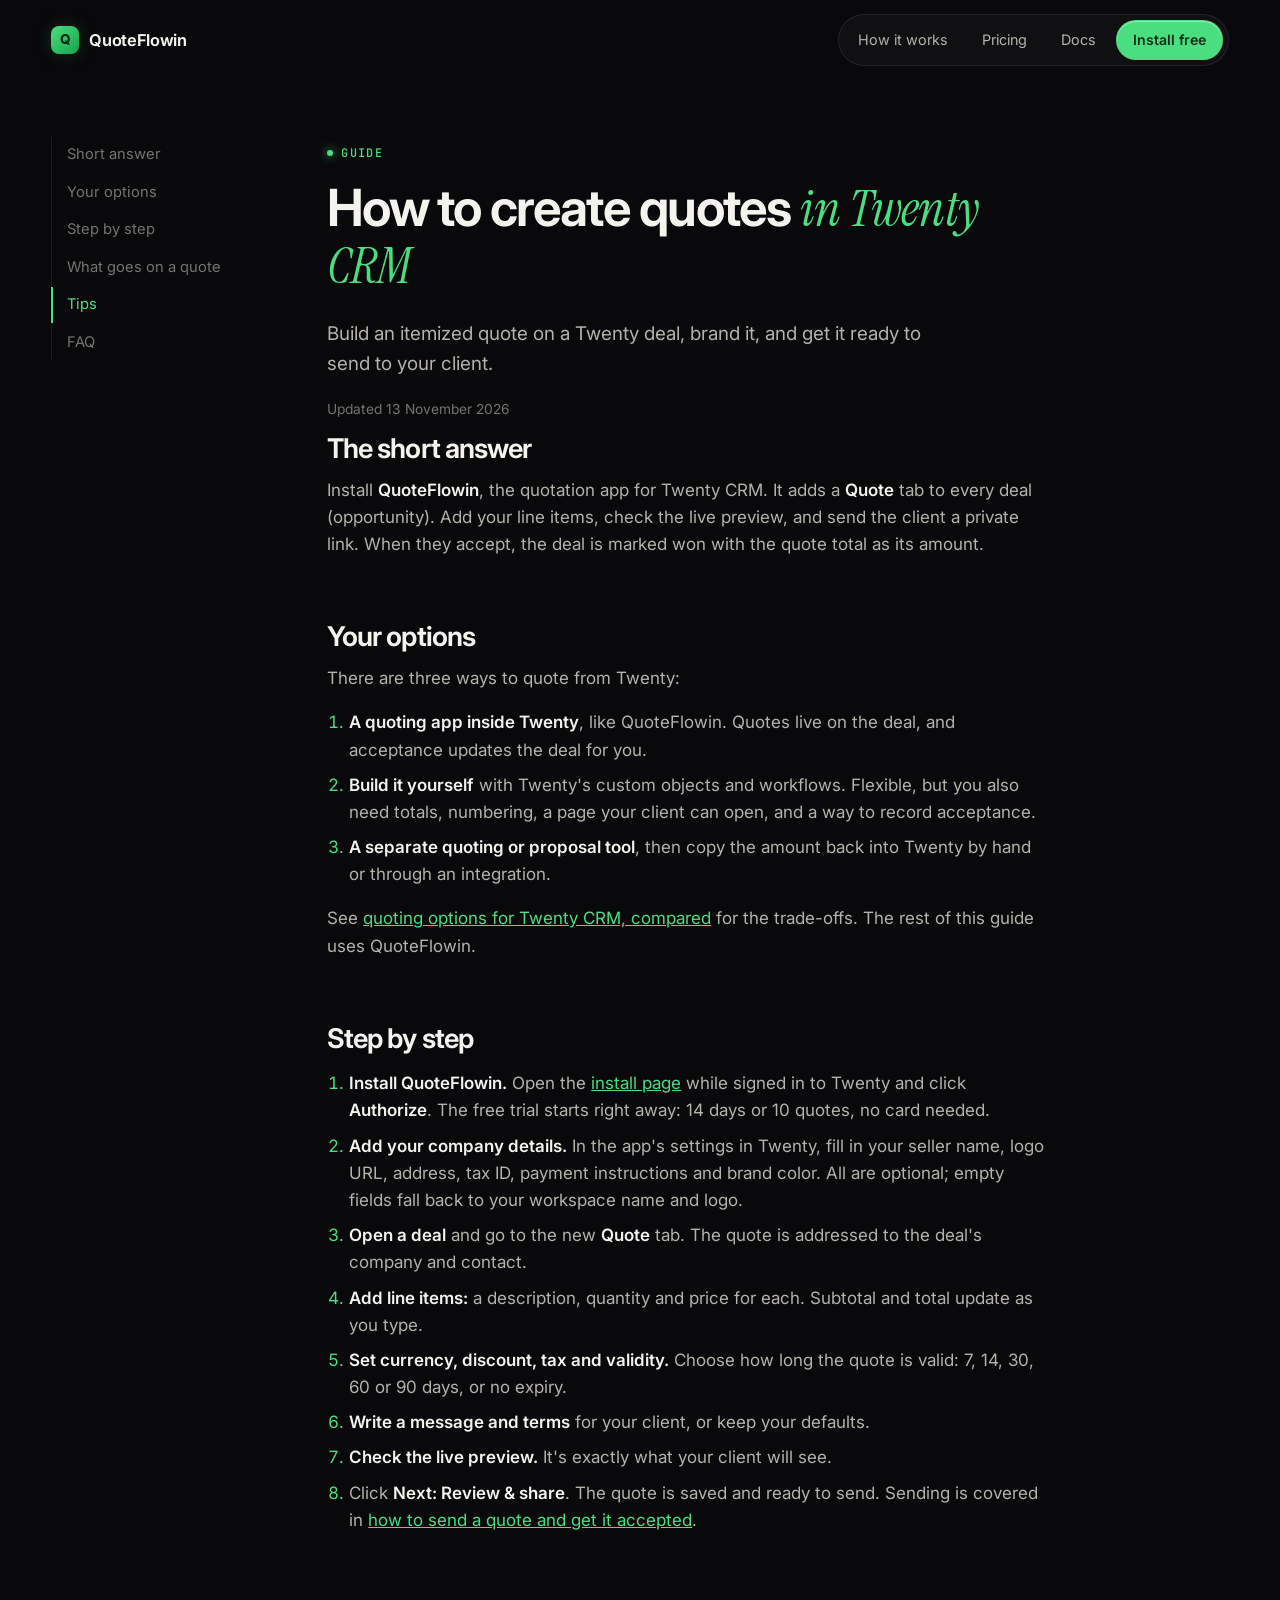
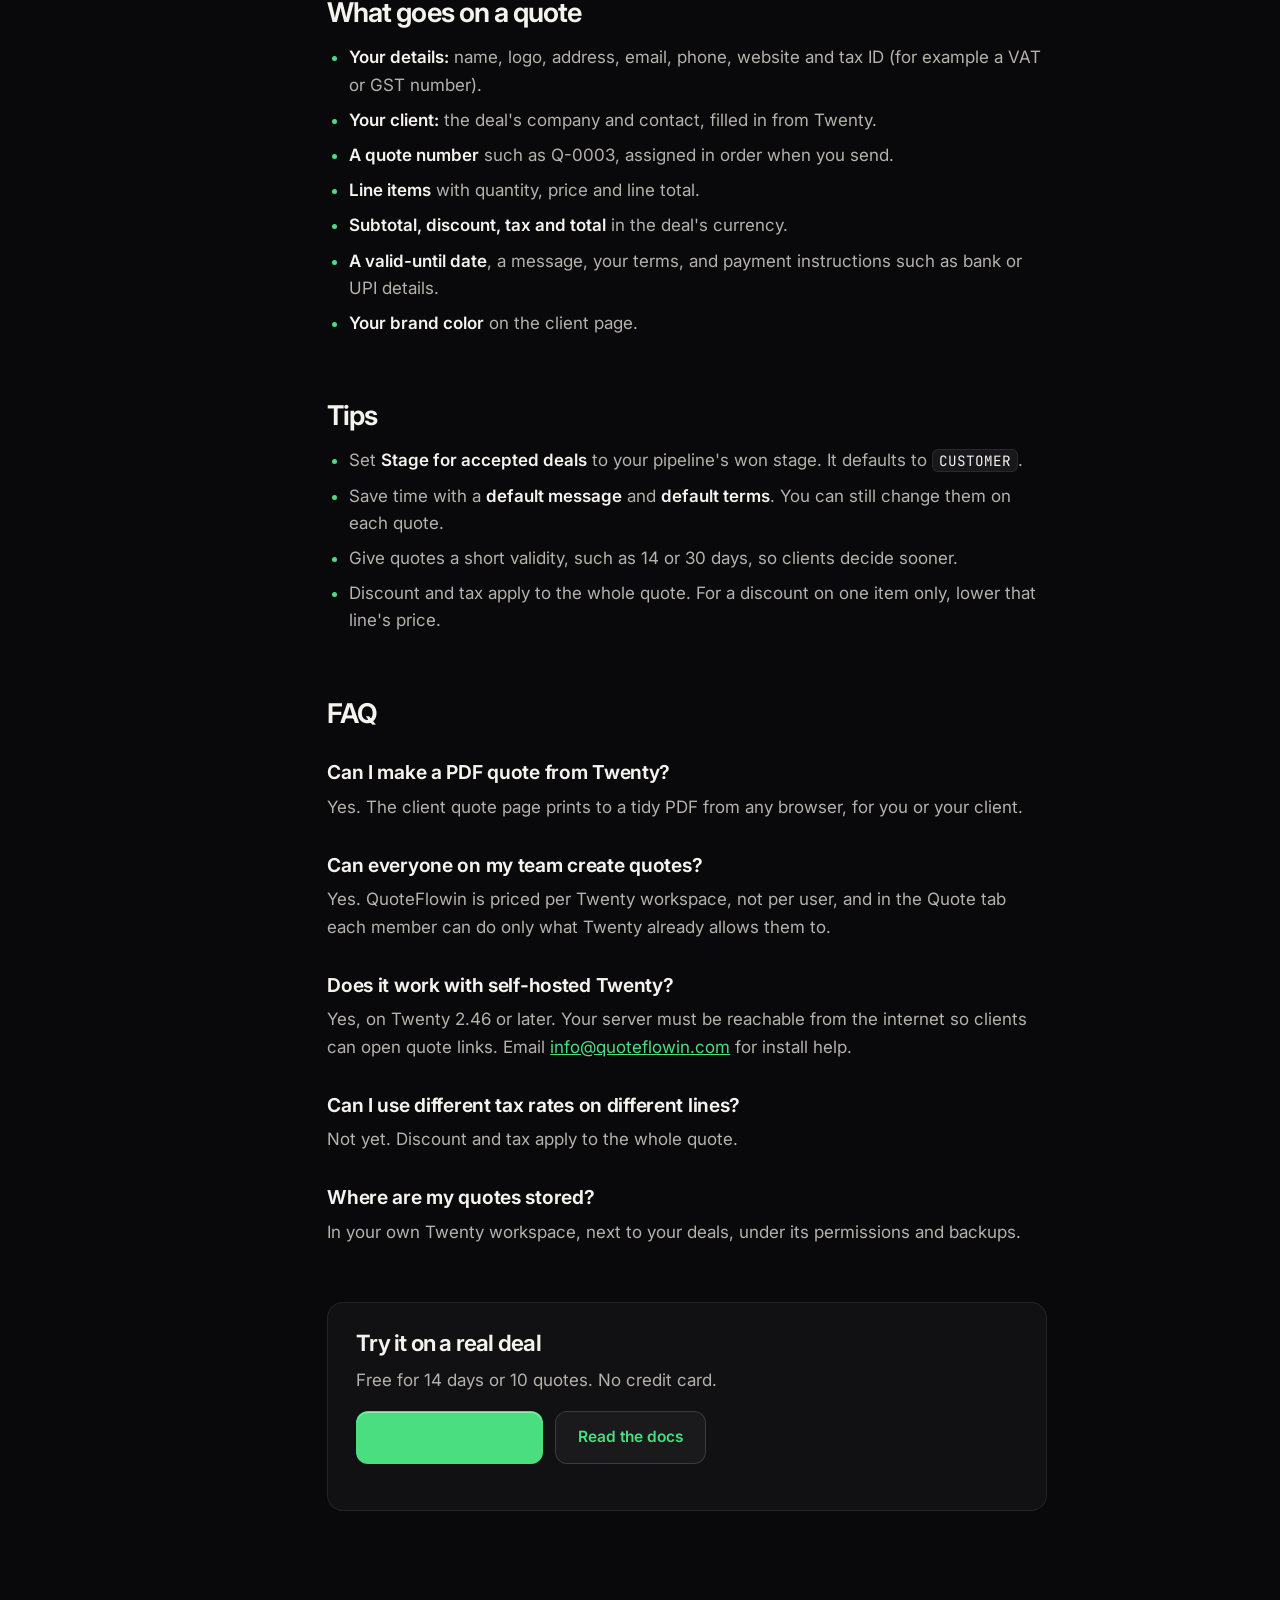
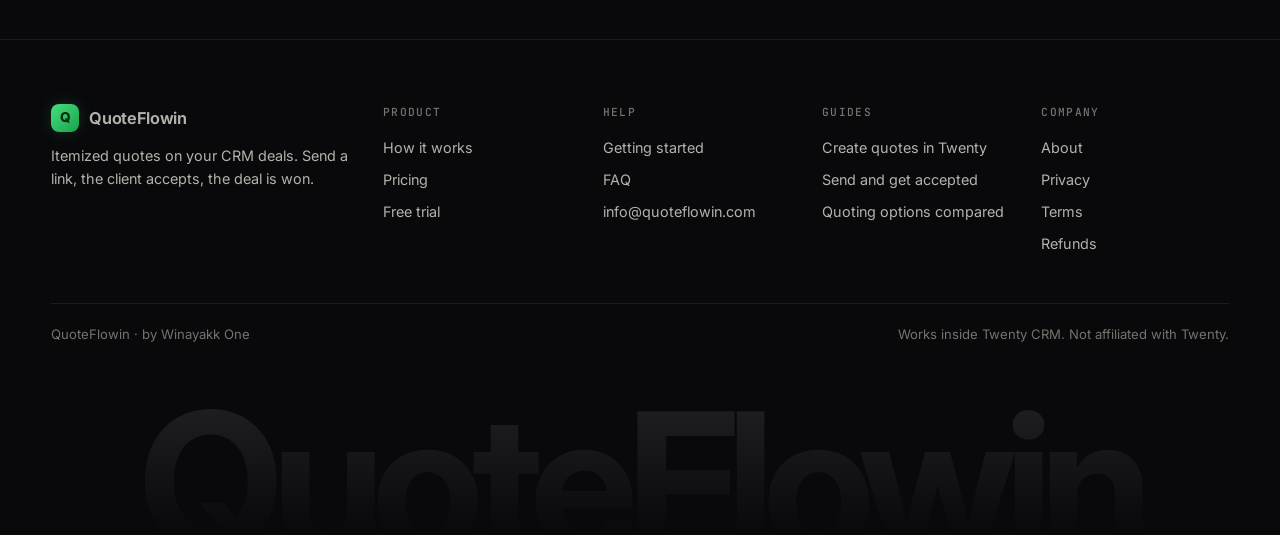
<file: twenty-crm-quotes.html>
<!doctype html>
<html lang="en">
<head>
  <meta charset="utf-8">
  <meta name="viewport" content="width=device-width, initial-scale=1">
  <title>How to create quotes in Twenty CRM · QuoteFlowin</title>
  <meta name="description" content="Step-by-step: create itemized, branded quotes on Twenty CRM deals with QuoteFlowin, the quotation app for Twenty.">
  <link rel="canonical" href="https://quoteflowin.com/twenty-crm-quotes.html">
  <meta property="og:type" content="article">
  <meta property="og:site_name" content="QuoteFlowin">
  <meta property="og:title" content="How to create quotes in Twenty CRM">
  <meta property="og:description" content="Step-by-step: create itemized, branded quotes on Twenty CRM deals with QuoteFlowin, the quotation app for Twenty.">
  <meta property="og:url" content="https://quoteflowin.com/twenty-crm-quotes.html">
  <meta name="theme-color" content="#09090b">
  <link rel="icon" href="favicon.svg" type="image/svg+xml">
  <link rel="icon" href="favicon-32.png" type="image/png" sizes="32x32">
  <link rel="apple-touch-icon" href="apple-touch-icon.png">
  <link rel="preconnect" href="https://fonts.googleapis.com">
  <link rel="preconnect" href="https://fonts.gstatic.com" crossorigin>
  <link href="https://fonts.googleapis.com/css2?family=Inter:wght@400;500;600;700&family=Instrument+Serif:ital@1&family=JetBrains+Mono:wght@400;500;600&display=swap" rel="stylesheet">
  <link rel="stylesheet" href="styles.css">
  <script>document.documentElement.classList.add('js')</script>
  <script src="app.js" defer></script>
  <script type="application/ld+json">
{
 "@context": "https://schema.org",
 "@graph": [
  {
   "@type": "Organization",
   "@id": "https://quoteflowin.com/#org",
   "name": "QuoteFlowin",
   "url": "https://quoteflowin.com/",
   "logo": "https://quoteflowin.com/apple-touch-icon.png",
   "email": "info@quoteflowin.com",
   "sameAs": [
    "https://github.com/malvyave/quoteflow",
    "https://www.npmjs.com/package/quoteflowin"
   ]
  },
  {
   "@type": "HowTo",
   "name": "How to create quotes in Twenty CRM",
   "description": "Step-by-step: create itemized, branded quotes on Twenty CRM deals with QuoteFlowin, the quotation app for Twenty.",
   "url": "https://quoteflowin.com/twenty-crm-quotes.html",
   "dateModified": "2026-11-13",
   "inLanguage": "en",
   "publisher": {
    "@id": "https://quoteflowin.com/#org"
   },
   "about": {
    "@type": "SoftwareApplication",
    "name": "QuoteFlowin",
    "url": "https://quoteflowin.com/"
   },
   "step": [
    {
     "@type": "HowToStep",
     "text": "Install QuoteFlowin. Open the install page while signed in to Twenty and click Authorize. The free trial starts right away: 14 days or 10 quotes, no card needed."
    },
    {
     "@type": "HowToStep",
     "text": "Add your company details. In the app's settings in Twenty, fill in your seller name, logo URL, address, tax ID, payment instructions and brand color. All are optional; empty fields fall back to your workspace name and logo."
    },
    {
     "@type": "HowToStep",
     "text": "Open a deal and go to the new Quote tab. The quote is addressed to the deal's company and contact."
    },
    {
     "@type": "HowToStep",
     "text": "Add line items: a description, quantity and price for each. Subtotal and total update as you type."
    },
    {
     "@type": "HowToStep",
     "text": "Set currency, discount, tax and validity. Choose how long the quote is valid: 7, 14, 30, 60 or 90 days, or no expiry."
    },
    {
     "@type": "HowToStep",
     "text": "Write a message and terms for your client, or keep your defaults."
    },
    {
     "@type": "HowToStep",
     "text": "Check the live preview. It's exactly what your client will see."
    },
    {
     "@type": "HowToStep",
     "text": "Click Next: Review & share. The quote is saved and ready to send. Sending is covered in how to send a quote and get it accepted."
    }
   ]
  },
  {
   "@type": "FAQPage",
   "mainEntity": [
    {
     "@type": "Question",
     "name": "Can I make a PDF quote from Twenty?",
     "acceptedAnswer": {
      "@type": "Answer",
      "text": "Yes. The client quote page prints to a tidy PDF from any browser, for you or your client."
     }
    },
    {
     "@type": "Question",
     "name": "Can everyone on my team create quotes?",
     "acceptedAnswer": {
      "@type": "Answer",
      "text": "Yes. QuoteFlowin is priced per Twenty workspace, not per user, and in the Quote tab each member can do only what Twenty already allows them to."
     }
    },
    {
     "@type": "Question",
     "name": "Does it work with self-hosted Twenty?",
     "acceptedAnswer": {
      "@type": "Answer",
      "text": "Yes, on Twenty 2.46 or later. Your server must be reachable from the internet so clients can open quote links. Email info@quoteflowin.com for install help."
     }
    },
    {
     "@type": "Question",
     "name": "Can I use different tax rates on different lines?",
     "acceptedAnswer": {
      "@type": "Answer",
      "text": "Not yet. Discount and tax apply to the whole quote."
     }
    },
    {
     "@type": "Question",
     "name": "Where are my quotes stored?",
     "acceptedAnswer": {
      "@type": "Answer",
      "text": "In your own Twenty workspace, next to your deals, under its permissions and backups."
     }
    }
   ]
  }
 ]
}
  </script>
</head>
<body>

<header class="site-header">
  <div class="wrap">
    <a class="logo" href="index.html"><span class="logo-mark">Q</span>QuoteFlowin</a>
    <nav class="nav">
      <a href="how-it-works.html">How it works</a>
      <a href="pricing.html">Pricing</a>
      <a href="docs.html">Docs</a>
      <a class="btn btn-primary btn-sm" href="signup.html?plan=trial">Install free</a>
    </nav>
  </div>
</header>

<main>
  <div class="wrap docs-layout">
    <nav class="docs-nav" aria-label="On this page">
      <a href="#short-answer">Short answer</a>
      <a href="#options">Your options</a>
      <a href="#steps">Step by step</a>
      <a href="#details">What goes on a quote</a>
      <a href="#tips">Tips</a>
      <a href="#faq">FAQ</a>
    </nav>

    <article class="docs-body">
      <span class="eyebrow">Guide</span>
      <h1 style="font-size:clamp(2.2rem,5vw,3.2rem)">How to create quotes <span class="serif" style="color:var(--accent)">in Twenty CRM</span></h1>
      <p class="lead">Build an itemized quote on a Twenty deal, brand it, and get it ready to send to your client.</p>
      <p class="fine">Updated 13 November 2026</p>

      <h2 id="short-answer">The short answer</h2>
      <p>Install <strong>QuoteFlowin</strong>, the quotation app for Twenty CRM. It adds a <strong>Quote</strong> tab to every deal (opportunity). Add your line items, check the live preview, and send the client a private link. When they accept, the deal is marked won with the quote total as its amount.</p>

      <h2 id="options">Your options</h2>
      <p>There are three ways to quote from Twenty:</p>
      <ol>
        <li><strong>A quoting app inside Twenty</strong>, like QuoteFlowin. Quotes live on the deal, and acceptance updates the deal for you.</li>
        <li><strong>Build it yourself</strong> with Twenty's custom objects and workflows. Flexible, but you also need totals, numbering, a page your client can open, and a way to record acceptance.</li>
        <li><strong>A separate quoting or proposal tool</strong>, then copy the amount back into Twenty by hand or through an integration.</li>
      </ol>
      <p>See <a href="twenty-crm-quoting-options.html">quoting options for Twenty CRM, compared</a> for the trade-offs. The rest of this guide uses QuoteFlowin.</p>

      <h2 id="steps">Step by step</h2>
      <ol>
        <li><strong>Install QuoteFlowin.</strong> Open the <a href="signup.html?plan=trial">install page</a> while signed in to Twenty and click <strong>Authorize</strong>. The free trial starts right away: 14 days or 10 quotes, no card needed.</li>
        <li><strong>Add your company details.</strong> In the app's settings in Twenty, fill in your seller name, logo URL, address, tax ID, payment instructions and brand color. All are optional; empty fields fall back to your workspace name and logo.</li>
        <li><strong>Open a deal</strong> and go to the new <strong>Quote</strong> tab. The quote is addressed to the deal's company and contact.</li>
        <li><strong>Add line items:</strong> a description, quantity and price for each. Subtotal and total update as you type.</li>
        <li><strong>Set currency, discount, tax and validity.</strong> Choose how long the quote is valid: 7, 14, 30, 60 or 90 days, or no expiry.</li>
        <li><strong>Write a message and terms</strong> for your client, or keep your defaults.</li>
        <li><strong>Check the live preview.</strong> It's exactly what your client will see.</li>
        <li>Click <strong>Next: Review &amp; share</strong>. The quote is saved and ready to send. Sending is covered in <a href="send-quote-twenty-crm.html">how to send a quote and get it accepted</a>.</li>
      </ol>

      <h2 id="details">What goes on a quote</h2>
      <ul>
        <li><strong>Your details:</strong> name, logo, address, email, phone, website and tax ID (for example a VAT or GST number).</li>
        <li><strong>Your client:</strong> the deal's company and contact, filled in from Twenty.</li>
        <li><strong>A quote number</strong> such as Q-0003, assigned in order when you send.</li>
        <li><strong>Line items</strong> with quantity, price and line total.</li>
        <li><strong>Subtotal, discount, tax and total</strong> in the deal's currency.</li>
        <li><strong>A valid-until date</strong>, a message, your terms, and payment instructions such as bank or UPI details.</li>
        <li><strong>Your brand color</strong> on the client page.</li>
      </ul>

      <h2 id="tips">Tips</h2>
      <ul>
        <li>Set <strong>Stage for accepted deals</strong> to your pipeline's won stage. It defaults to <code>CUSTOMER</code>.</li>
        <li>Save time with a <strong>default message</strong> and <strong>default terms</strong>. You can still change them on each quote.</li>
        <li>Give quotes a short validity, such as 14 or 30 days, so clients decide sooner.</li>
        <li>Discount and tax apply to the whole quote. For a discount on one item only, lower that line's price.</li>
      </ul>

      <h2 id="faq">FAQ</h2>
      <h3>Can I make a PDF quote from Twenty?</h3>
      <p>Yes. The client quote page prints to a tidy PDF from any browser, for you or your client.</p>
      <h3>Can everyone on my team create quotes?</h3>
      <p>Yes. QuoteFlowin is priced per Twenty workspace, not per user, and in the Quote tab each member can do only what Twenty already allows them to.</p>
      <h3>Does it work with self-hosted Twenty?</h3>
      <p>Yes, on Twenty 2.46 or later. Your server must be reachable from the internet so clients can open quote links. Email <a href="mailto:info@quoteflowin.com">info@quoteflowin.com</a> for install help.</p>
      <h3>Can I use different tax rates on different lines?</h3>
      <p>Not yet. Discount and tax apply to the whole quote.</p>
      <h3>Where are my quotes stored?</h3>
      <p>In your own Twenty workspace, next to your deals, under its permissions and backups.</p>

      <div class="guide-cta">
        <h2>Try it on a real deal</h2>
        <p>Free for 14 days or 10 quotes. No credit card.</p>
        <div class="cta-row">
          <a class="btn btn-primary" href="signup.html?plan=trial">Install in Twenty <span class="arrow">→</span></a>
          <a class="btn btn-ghost" href="docs.html">Read the docs</a>
        </div>
      </div>
    </article>
  </div>
</main>

<footer class="site-footer">
  <div class="wrap">
    <div class="footer-grid">
      <div>
        <a class="logo" href="index.html"><span class="logo-mark">Q</span>QuoteFlowin</a>
        <p style="margin-top:12px;max-width:320px">Itemized quotes on your CRM deals. Send a link, the client accepts, the deal is won.</p>
      </div>
      <div>
        <h4>Product</h4>
        <ul>
          <li><a href="how-it-works.html">How it works</a></li>
          <li><a href="pricing.html">Pricing</a></li>
          <li><a href="signup.html?plan=trial">Free trial</a></li>
        </ul>
      </div>
      <div>
        <h4>Help</h4>
        <ul>
          <li><a href="docs.html">Getting started</a></li>
          <li><a href="pricing.html#faq">FAQ</a></li>
          <li><a href="mailto:info@quoteflowin.com">info@quoteflowin.com</a></li>
        </ul>
      </div>
      <div>
        <h4>Guides</h4>
        <ul>
          <li><a href="twenty-crm-quotes.html">Create quotes in Twenty</a></li>
          <li><a href="send-quote-twenty-crm.html">Send and get accepted</a></li>
          <li><a href="twenty-crm-quoting-options.html">Quoting options compared</a></li>
        </ul>
      </div>
      <div>
        <h4>Company</h4>
        <ul>
          <li><a href="#">About</a></li>
          <li><a href="privacy.html">Privacy</a></li>
          <li><a href="terms.html">Terms</a></li>
          <li><a href="refund.html">Refunds</a></li>
        </ul>
      </div>
    </div>
    <div class="footer-bottom">
      <span>QuoteFlowin · by Winayakk One</span>
      <span>Works inside Twenty CRM. Not affiliated with Twenty.</span>
    </div>
    <div class="wordmark" aria-hidden="true">QuoteFlowin</div>
  </div>
</footer>

</body>
</html>
</file>
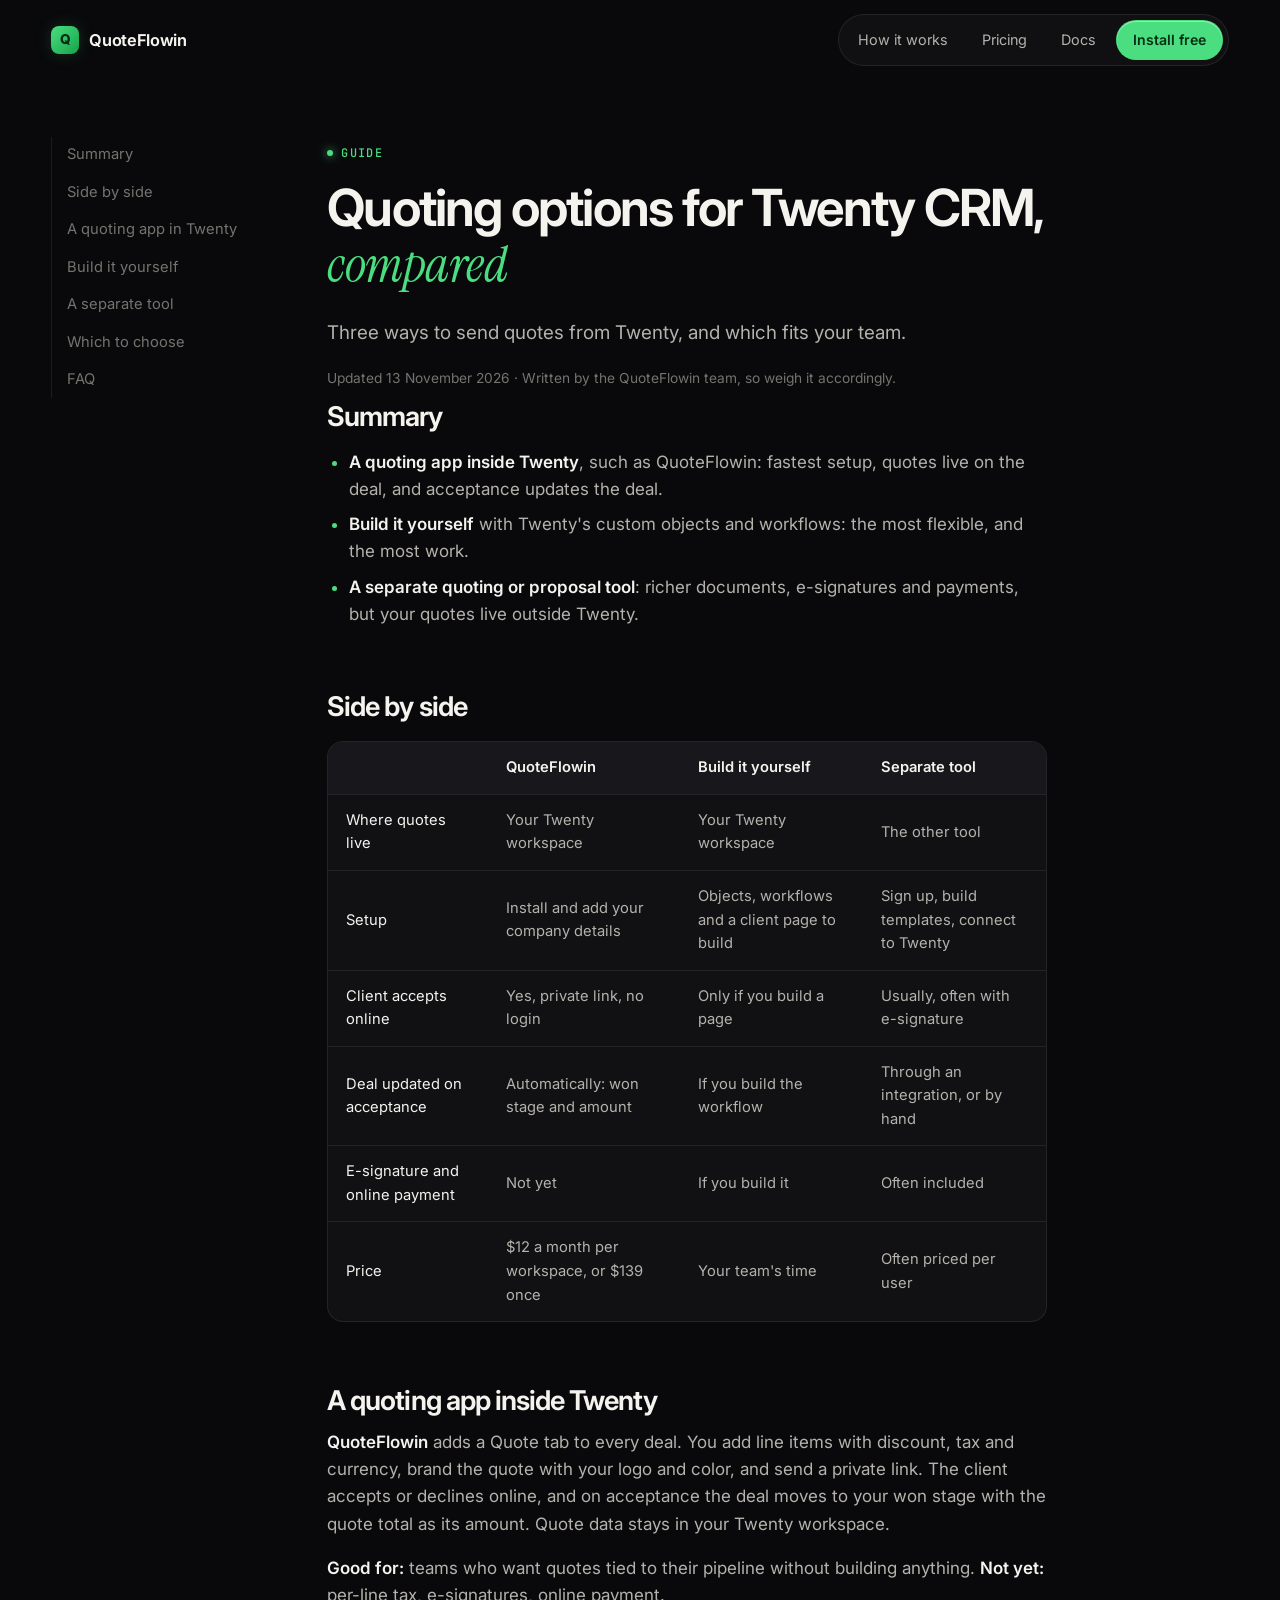
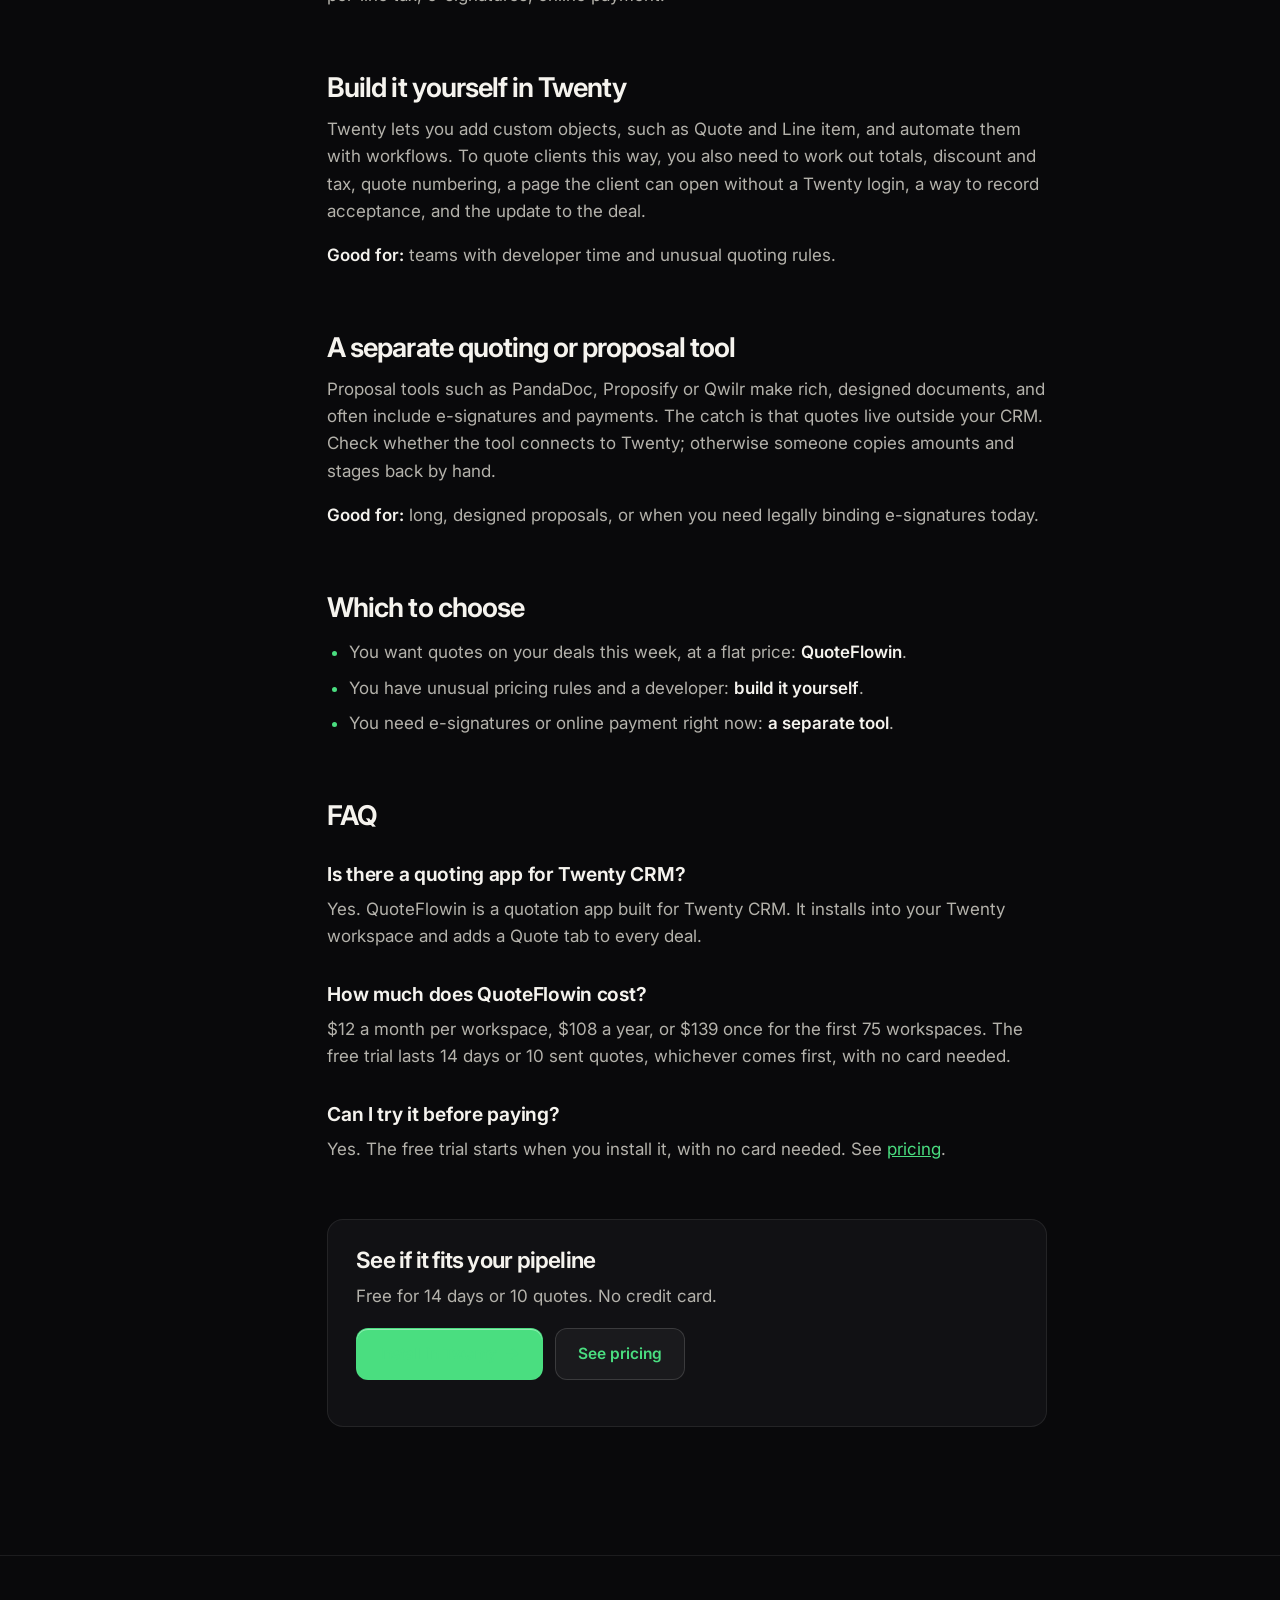
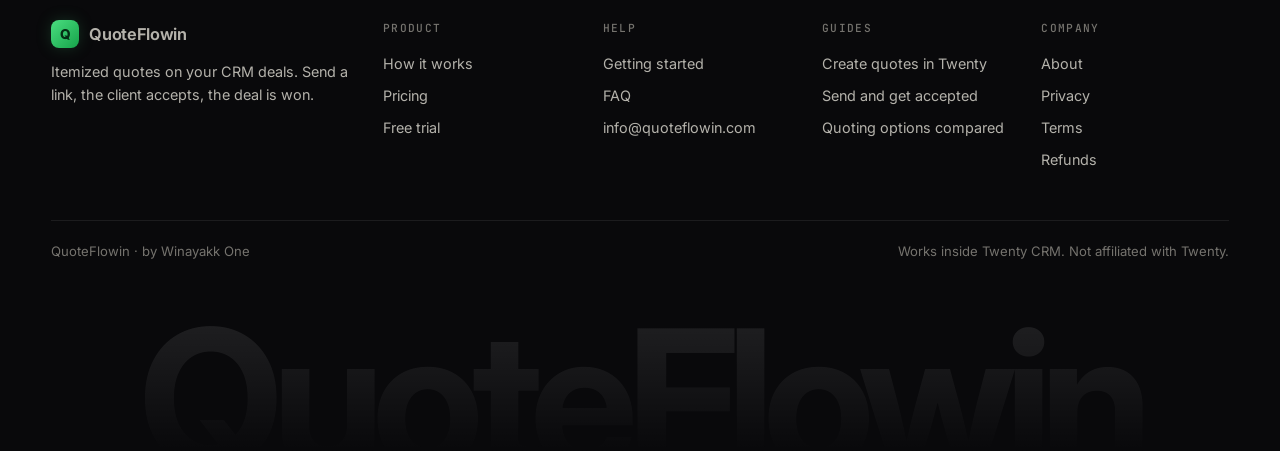
<file: twenty-crm-quoting-options.html>
<!doctype html>
<html lang="en">
<head>
  <meta charset="utf-8">
  <meta name="viewport" content="width=device-width, initial-scale=1">
  <title>Quoting options for Twenty CRM, compared · QuoteFlowin</title>
  <meta name="description" content="Three ways to quote from Twenty CRM: a quoting app like QuoteFlowin, building it yourself with custom objects and workflows, or a separate proposal tool.">
  <link rel="canonical" href="https://quoteflowin.com/twenty-crm-quoting-options.html">
  <meta property="og:type" content="article">
  <meta property="og:site_name" content="QuoteFlowin">
  <meta property="og:title" content="Quoting options for Twenty CRM, compared">
  <meta property="og:description" content="Three ways to quote from Twenty CRM: a quoting app like QuoteFlowin, building it yourself with custom objects and workflows, or a separate proposal tool.">
  <meta property="og:url" content="https://quoteflowin.com/twenty-crm-quoting-options.html">
  <meta name="theme-color" content="#09090b">
  <link rel="icon" href="favicon.svg" type="image/svg+xml">
  <link rel="icon" href="favicon-32.png" type="image/png" sizes="32x32">
  <link rel="apple-touch-icon" href="apple-touch-icon.png">
  <link rel="preconnect" href="https://fonts.googleapis.com">
  <link rel="preconnect" href="https://fonts.gstatic.com" crossorigin>
  <link href="https://fonts.googleapis.com/css2?family=Inter:wght@400;500;600;700&family=Instrument+Serif:ital@1&family=JetBrains+Mono:wght@400;500;600&display=swap" rel="stylesheet">
  <link rel="stylesheet" href="styles.css">
  <script>document.documentElement.classList.add('js')</script>
  <script src="app.js" defer></script>
  <script type="application/ld+json">
{
 "@context": "https://schema.org",
 "@graph": [
  {
   "@type": "Organization",
   "@id": "https://quoteflowin.com/#org",
   "name": "QuoteFlowin",
   "url": "https://quoteflowin.com/",
   "logo": "https://quoteflowin.com/apple-touch-icon.png",
   "email": "info@quoteflowin.com",
   "sameAs": [
    "https://github.com/malvyave/quoteflow",
    "https://www.npmjs.com/package/quoteflowin"
   ]
  },
  {
   "@type": "Article",
   "headline": "Quoting options for Twenty CRM, compared",
   "description": "Three ways to quote from Twenty CRM: a quoting app like QuoteFlowin, building it yourself with custom objects and workflows, or a separate proposal tool.",
   "url": "https://quoteflowin.com/twenty-crm-quoting-options.html",
   "dateModified": "2026-11-13",
   "inLanguage": "en",
   "publisher": {
    "@id": "https://quoteflowin.com/#org"
   },
   "about": {
    "@type": "SoftwareApplication",
    "name": "QuoteFlowin",
    "url": "https://quoteflowin.com/"
   }
  },
  {
   "@type": "FAQPage",
   "mainEntity": [
    {
     "@type": "Question",
     "name": "Is there a quoting app for Twenty CRM?",
     "acceptedAnswer": {
      "@type": "Answer",
      "text": "Yes. QuoteFlowin is a quotation app built for Twenty CRM. It installs into your Twenty workspace and adds a Quote tab to every deal."
     }
    },
    {
     "@type": "Question",
     "name": "How much does QuoteFlowin cost?",
     "acceptedAnswer": {
      "@type": "Answer",
      "text": "$12 a month per workspace, $108 a year, or $139 once for the first 75 workspaces. The free trial lasts 14 days or 10 sent quotes, whichever comes first, with no card needed."
     }
    },
    {
     "@type": "Question",
     "name": "Can I try it before paying?",
     "acceptedAnswer": {
      "@type": "Answer",
      "text": "Yes. The free trial starts when you install it, with no card needed. See pricing."
     }
    }
   ]
  }
 ]
}
  </script>
</head>
<body>

<header class="site-header">
  <div class="wrap">
    <a class="logo" href="index.html"><span class="logo-mark">Q</span>QuoteFlowin</a>
    <nav class="nav">
      <a href="how-it-works.html">How it works</a>
      <a href="pricing.html">Pricing</a>
      <a href="docs.html">Docs</a>
      <a class="btn btn-primary btn-sm" href="signup.html?plan=trial">Install free</a>
    </nav>
  </div>
</header>

<main>
  <div class="wrap docs-layout">
    <nav class="docs-nav" aria-label="On this page">
      <a href="#summary">Summary</a>
      <a href="#table">Side by side</a>
      <a href="#app">A quoting app in Twenty</a>
      <a href="#diy">Build it yourself</a>
      <a href="#separate">A separate tool</a>
      <a href="#choose">Which to choose</a>
      <a href="#faq">FAQ</a>
    </nav>

    <article class="docs-body">
      <span class="eyebrow">Guide</span>
      <h1 style="font-size:clamp(2.2rem,5vw,3.2rem)">Quoting options for Twenty CRM, <span class="serif" style="color:var(--accent)">compared</span></h1>
      <p class="lead">Three ways to send quotes from Twenty, and which fits your team.</p>
      <p class="fine">Updated 13 November 2026 · Written by the QuoteFlowin team, so weigh it accordingly.</p>

      <h2 id="summary">Summary</h2>
      <ul>
        <li><strong>A quoting app inside Twenty</strong>, such as QuoteFlowin: fastest setup, quotes live on the deal, and acceptance updates the deal.</li>
        <li><strong>Build it yourself</strong> with Twenty's custom objects and workflows: the most flexible, and the most work.</li>
        <li><strong>A separate quoting or proposal tool</strong>: richer documents, e-signatures and payments, but your quotes live outside Twenty.</li>
      </ul>

      <h2 id="table">Side by side</h2>
      <div class="compare-wrap">
        <table class="compare">
          <thead>
            <tr><th></th><th>QuoteFlowin</th><th>Build it yourself</th><th>Separate tool</th></tr>
          </thead>
          <tbody>
            <tr><td>Where quotes live</td><td>Your Twenty workspace</td><td>Your Twenty workspace</td><td>The other tool</td></tr>
            <tr><td>Setup</td><td>Install and add your company details</td><td>Objects, workflows and a client page to build</td><td>Sign up, build templates, connect to Twenty</td></tr>
            <tr><td>Client accepts online</td><td>Yes, private link, no login</td><td>Only if you build a page</td><td>Usually, often with e-signature</td></tr>
            <tr><td>Deal updated on acceptance</td><td>Automatically: won stage and amount</td><td>If you build the workflow</td><td>Through an integration, or by hand</td></tr>
            <tr><td>E-signature and online payment</td><td>Not yet</td><td>If you build it</td><td>Often included</td></tr>
            <tr><td>Price</td><td>$12 a month per workspace, or $139 once</td><td>Your team's time</td><td>Often priced per user</td></tr>
          </tbody>
        </table>
      </div>

      <h2 id="app">A quoting app inside Twenty</h2>
      <p><strong>QuoteFlowin</strong> adds a Quote tab to every deal. You add line items with discount, tax and currency, brand the quote with your logo and color, and send a private link. The client accepts or declines online, and on acceptance the deal moves to your won stage with the quote total as its amount. Quote data stays in your Twenty workspace.</p>
      <p><strong>Good for:</strong> teams who want quotes tied to their pipeline without building anything. <strong>Not yet:</strong> per-line tax, e-signatures, online payment.</p>

      <h2 id="diy">Build it yourself in Twenty</h2>
      <p>Twenty lets you add custom objects, such as Quote and Line item, and automate them with workflows. To quote clients this way, you also need to work out totals, discount and tax, quote numbering, a page the client can open without a Twenty login, a way to record acceptance, and the update to the deal.</p>
      <p><strong>Good for:</strong> teams with developer time and unusual quoting rules.</p>

      <h2 id="separate">A separate quoting or proposal tool</h2>
      <p>Proposal tools such as PandaDoc, Proposify or Qwilr make rich, designed documents, and often include e-signatures and payments. The catch is that quotes live outside your CRM. Check whether the tool connects to Twenty; otherwise someone copies amounts and stages back by hand.</p>
      <p><strong>Good for:</strong> long, designed proposals, or when you need legally binding e-signatures today.</p>

      <h2 id="choose">Which to choose</h2>
      <ul>
        <li>You want quotes on your deals this week, at a flat price: <strong>QuoteFlowin</strong>.</li>
        <li>You have unusual pricing rules and a developer: <strong>build it yourself</strong>.</li>
        <li>You need e-signatures or online payment right now: <strong>a separate tool</strong>.</li>
      </ul>

      <h2 id="faq">FAQ</h2>
      <h3>Is there a quoting app for Twenty CRM?</h3>
      <p>Yes. QuoteFlowin is a quotation app built for Twenty CRM. It installs into your Twenty workspace and adds a Quote tab to every deal.</p>
      <h3>How much does QuoteFlowin cost?</h3>
      <p>$12 a month per workspace, $108 a year, or $139 once for the first 75 workspaces. The free trial lasts 14 days or 10 sent quotes, whichever comes first, with no card needed.</p>
      <h3>Can I try it before paying?</h3>
      <p>Yes. The free trial starts when you install it, with no card needed. See <a href="pricing.html">pricing</a>.</p>

      <div class="guide-cta">
        <h2>See if it fits your pipeline</h2>
        <p>Free for 14 days or 10 quotes. No credit card.</p>
        <div class="cta-row">
          <a class="btn btn-primary" href="signup.html?plan=trial">Install in Twenty <span class="arrow">→</span></a>
          <a class="btn btn-ghost" href="pricing.html">See pricing</a>
        </div>
      </div>
    </article>
  </div>
</main>

<footer class="site-footer">
  <div class="wrap">
    <div class="footer-grid">
      <div>
        <a class="logo" href="index.html"><span class="logo-mark">Q</span>QuoteFlowin</a>
        <p style="margin-top:12px;max-width:320px">Itemized quotes on your CRM deals. Send a link, the client accepts, the deal is won.</p>
      </div>
      <div>
        <h4>Product</h4>
        <ul>
          <li><a href="how-it-works.html">How it works</a></li>
          <li><a href="pricing.html">Pricing</a></li>
          <li><a href="signup.html?plan=trial">Free trial</a></li>
        </ul>
      </div>
      <div>
        <h4>Help</h4>
        <ul>
          <li><a href="docs.html">Getting started</a></li>
          <li><a href="pricing.html#faq">FAQ</a></li>
          <li><a href="mailto:info@quoteflowin.com">info@quoteflowin.com</a></li>
        </ul>
      </div>
      <div>
        <h4>Guides</h4>
        <ul>
          <li><a href="twenty-crm-quotes.html">Create quotes in Twenty</a></li>
          <li><a href="send-quote-twenty-crm.html">Send and get accepted</a></li>
          <li><a href="twenty-crm-quoting-options.html">Quoting options compared</a></li>
        </ul>
      </div>
      <div>
        <h4>Company</h4>
        <ul>
          <li><a href="#">About</a></li>
          <li><a href="privacy.html">Privacy</a></li>
          <li><a href="terms.html">Terms</a></li>
          <li><a href="refund.html">Refunds</a></li>
        </ul>
      </div>
    </div>
    <div class="footer-bottom">
      <span>QuoteFlowin · by Winayakk One</span>
      <span>Works inside Twenty CRM. Not affiliated with Twenty.</span>
    </div>
    <div class="wordmark" aria-hidden="true">QuoteFlowin</div>
  </div>
</footer>

</body>
</html>
</file>
<file: styles.css>
@property --angle {
  syntax: "<angle>";
  initial-value: 0deg;
  inherits: false;
}

:root {
  --bg: #09090b;
  --bg-2: #111114;
  --bg-3: #18181c;
  --ink: #f5f3ee;
  --ink-2: #b4b2ab;
  --ink-3: #75736e;
  --line: rgba(255,255,255,0.08);
  --line-2: rgba(255,255,255,0.14);
  --accent: #4ade80;
  --accent-ink: #052e14;
  --accent-soft: rgba(74,222,128,0.12);
  --glow: rgba(74,222,128,0.35);
  --gold: #f5b84a;
  --gold-soft: rgba(245,184,74,0.12);
  --red: #f87171;
  --red-soft: rgba(248,113,113,0.12);
  --radius: 16px;
  --max: 1440px;
  --mono: "JetBrains Mono", ui-monospace, Menlo, monospace;
  --serif: "Instrument Serif", Georgia, serif;
  color-scheme: dark;
}

* { box-sizing: border-box; }
html { -webkit-text-size-adjust: 100%; scroll-behavior: smooth; }
body {
  margin: 0;
  background: var(--bg);
  color: var(--ink);
  font-family: "Inter", -apple-system, BlinkMacSystemFont, "Segoe UI", Roboto, sans-serif;
  font-size: 17px;
  line-height: 1.6;
  overflow-x: hidden;
  -webkit-font-smoothing: antialiased;
}
::selection { background: var(--accent); color: var(--accent-ink); }
img { max-width: 100%; display: block; }
a { color: inherit; }
h1, h2, h3 { line-height: 1.08; letter-spacing: -0.035em; margin: 0 0 0.5em; font-weight: 650; }
h1 { font-size: clamp(2.5rem, 6.4vw, 4.9rem); }
h2 { font-size: clamp(1.9rem, 4vw, 3.1rem); }
h3 { font-size: 1.12rem; letter-spacing: -0.015em; line-height: 1.25; }
p { margin: 0 0 1em; color: var(--ink-2); }
.serif { font-family: var(--serif); font-style: italic; font-weight: 400; letter-spacing: -0.01em; }
h1 .serif, h2 .serif { color: var(--accent); }

.wrap { max-width: var(--max); margin: 0 auto; padding: 0 clamp(20px, 4vw, 56px); }
section { padding: 110px 0; position: relative; }
.soft { background: var(--bg-2); border-top: 1px solid var(--line); border-bottom: 1px solid var(--line); }
.center { text-align: center; }
.eyebrow {
  display: inline-flex; align-items: center; gap: 8px;
  font-family: var(--mono); font-size: 0.74rem; font-weight: 500; letter-spacing: 0.12em; text-transform: uppercase;
  color: var(--accent); margin-bottom: 18px;
}
.eyebrow::before { content: ""; width: 6px; height: 6px; border-radius: 50%; background: var(--accent); box-shadow: 0 0 10px var(--accent); }
.lead { font-size: 1.18rem; max-width: 620px; }
.center .lead { margin-left: auto; margin-right: auto; }

/* Grid + glow backdrop */
.backdrop { position: absolute; inset: 0; pointer-events: none; overflow: hidden; }
.backdrop .grid {
  position: absolute; inset: 0;
  background-image: radial-gradient(rgba(255,255,255,0.09) 1px, transparent 1px);
  background-size: 22px 22px;
  mask-image: radial-gradient(ellipse 70% 60% at 50% 30%, #000 30%, transparent 75%);
  -webkit-mask-image: radial-gradient(ellipse 70% 60% at 50% 30%, #000 30%, transparent 75%);
}
.backdrop .glow {
  position: absolute; left: 50%; top: 52%; width: 900px; height: 520px; transform: translate(-50%, -50%);
  background: radial-gradient(closest-side, rgba(74,222,128,0.22), transparent);
  filter: blur(20px); animation: breathe 7s ease-in-out infinite;
}
@keyframes breathe { 50% { opacity: 0.6; transform: translate(-50%, -50%) scale(1.08); } }

/* Header */
.site-header { position: sticky; top: 0; z-index: 50; padding: 14px 0; transition: background .3s, border-color .3s, padding .3s; border-bottom: 1px solid transparent; }
.site-header.scrolled { background: rgba(9,9,11,0.72); backdrop-filter: blur(14px) saturate(1.4); -webkit-backdrop-filter: blur(14px) saturate(1.4); border-bottom-color: var(--line); padding: 8px 0; }
.site-header .wrap { display: flex; align-items: center; justify-content: space-between; height: 52px; gap: 16px; }
.logo { white-space: nowrap; display: flex; align-items: center; gap: 10px; font-weight: 650; text-decoration: none; font-size: 1.02rem; letter-spacing: -0.02em; }
.logo-mark {
  width: 28px; height: 28px; border-radius: 8px; background: linear-gradient(135deg, var(--accent), #16a34a); color: var(--accent-ink);
  display: grid; place-items: center; font-size: 0.85rem; font-weight: 800; box-shadow: 0 0 18px -4px var(--glow);
}
.nav { display: flex; align-items: center; gap: 6px; padding: 5px; border: 1px solid var(--line); border-radius: 999px; background: rgba(255,255,255,0.03); }
.nav a:not(.btn) { text-decoration: none; color: var(--ink-2); font-size: 0.9rem; padding: 7px 14px; border-radius: 999px; transition: color .2s, background .2s; }
.nav a:not(.btn):hover, .nav a[aria-current="page"] { color: var(--ink); background: rgba(255,255,255,0.06); }
.nav .btn { border-radius: 999px; }
@media (max-width: 760px) {
  .wrap { padding: 0 16px; }
  .nav { gap: 2px; }
  .nav .btn-sm { padding: 8px 12px; font-size: 0.85rem; }
  .nav a:not(.btn):not([href="pricing.html"]) { display: none; }
}

/* Buttons */
.btn {
  white-space: nowrap; position: relative;
  display: inline-flex; align-items: center; justify-content: center; gap: 8px;
  padding: 13px 22px; border-radius: 12px; font-weight: 600; font-size: 0.97rem;
  text-decoration: none; border: 1px solid transparent; cursor: pointer;
  transition: transform .15s, background .2s, box-shadow .25s, border-color .2s;
}
.btn:active { transform: translateY(1px) scale(0.99); }
.btn-primary { background: var(--accent); color: var(--accent-ink); box-shadow: inset 0 1px 0 rgba(255,255,255,0.4); }
.btn-primary:hover { box-shadow: 0 8px 30px -6px var(--glow), inset 0 1px 0 rgba(255,255,255,0.4); transform: translateY(-1px); }
.btn-ghost { background: rgba(255,255,255,0.04); color: var(--ink); border-color: var(--line-2); }
.btn-ghost:hover { background: rgba(255,255,255,0.08); border-color: rgba(255,255,255,0.25); }
.btn-gold { background: var(--gold); color: #2b1a00; }
.btn-gold:hover { box-shadow: 0 8px 30px -6px rgba(245,184,74,0.5); transform: translateY(-1px); }
.btn-sm { padding: 8px 16px; font-size: 0.88rem; }
.btn-block { width: 100%; }
.btn .arrow { transition: transform .2s; }
.btn:hover .arrow { transform: translateX(3px); }
.cta-row { display: flex; flex-wrap: wrap; gap: 12px; margin: 30px 0 18px; }
.center .cta-row { justify-content: center; }
.fine { font-size: 0.86rem; color: var(--ink-3); }

/* Hero */
.hero { padding: 72px 0 40px; overflow: hidden; }
.hero .wrap { position: relative; }
.hero-grid { display: grid; grid-template-columns: minmax(0, 0.92fr) minmax(0, 1.08fr); gap: clamp(32px, 4vw, 72px); align-items: center; }
@media (max-width: 1100px) { .hero-grid { grid-template-columns: minmax(0, 1fr); } }
.hero-copy { text-align: left; max-width: 680px; }
.hero h1 { font-size: clamp(2.4rem, 4.8vw, 4.5rem); }
.hero-checks { list-style: none; padding: 0; margin: 26px 0 0; display: flex; flex-wrap: wrap; gap: 12px 24px; }
.hero-checks li { display: flex; align-items: center; gap: 8px; color: var(--ink-2); font-size: 0.95rem; }
.hero-checks li::before { content: ""; width: 18px; height: 18px; border-radius: 50%; flex: none; border: 1.5px solid var(--accent); background: url("data:image/svg+xml,%3Csvg xmlns='http://www.w3.org/2000/svg' viewBox='0 0 20 20' fill='none' stroke='%234ade80' stroke-width='2.6' stroke-linecap='round' stroke-linejoin='round'%3E%3Cpath d='M5.5 10.5l3 3L14.5 7'/%3E%3C/svg%3E") center/12px no-repeat; }
.hero h1 { margin-bottom: 22px; }
.hero .lead { margin: 0; }
.chip {
  display: inline-flex; align-items: center; gap: 10px; padding: 6px 14px 6px 6px; border-radius: 999px;
  border: 1px solid var(--line-2); background: rgba(255,255,255,0.03); font-size: 0.85rem; color: var(--ink-2); margin-bottom: 28px;
}
.chip b { font-weight: 600; color: var(--accent-ink); background: var(--accent); padding: 2px 9px; border-radius: 999px; font-size: 0.75rem; }
.chip .chip-hl { color: var(--accent); font-weight: 600; text-shadow: 0 0 14px rgba(74,222,128,0.45); }
.lead .lead-hl { color: var(--ink); font-weight: 600; }
.final .cta-row { justify-content: center; }
.word { display: inline-block; }
.js .hero .word { opacity: 0; transform: translateY(0.4em); filter: blur(8px); animation: word-in .8s cubic-bezier(.2,.7,.2,1) forwards; animation-delay: calc(var(--i) * 70ms + 100ms); }
@keyframes word-in { to { opacity: 1; transform: none; filter: blur(0); } }
.js .hero .fade-up { opacity: 0; animation: fade-up .9s cubic-bezier(.2,.7,.2,1) forwards; animation-delay: var(--d, 0.6s); }
@keyframes fade-up { from { opacity: 0; transform: translateY(16px); } to { opacity: 1; transform: none; } }

/* Marquee */
.marquee { border-top: 1px solid var(--line); border-bottom: 1px solid var(--line); padding: 18px 0; overflow: hidden; mask-image: linear-gradient(90deg, transparent, #000 12%, #000 88%, transparent); -webkit-mask-image: linear-gradient(90deg, transparent, #000 12%, #000 88%, transparent); }
.marquee-track { display: flex; gap: 48px; width: max-content; animation: marquee 38s linear infinite; }
.marquee span { display: inline-flex; align-items: center; gap: 48px; font-family: var(--mono); font-size: 0.85rem; color: var(--ink-3); white-space: nowrap; }
.marquee span::after { content: "✦"; color: var(--accent); opacity: 0.6; }
.marquee s { text-decoration-color: var(--red); text-decoration-thickness: 1.5px; }
@keyframes marquee { to { transform: translateX(-50%); } }

/* Reveal */
.js .reveal { opacity: 0; transform: translateY(26px); transition: opacity .9s cubic-bezier(.2,.7,.2,1), transform .9s cubic-bezier(.2,.7,.2,1), border-color .3s; transition-delay: var(--delay, 0s); }
.js .reveal.in { opacity: 1; transform: none; }

/* Spotlight cards */
.spot { position: relative; isolation: isolate; }
.spot::before {
  content: ""; position: absolute; inset: 0; border-radius: inherit; z-index: -1; opacity: 0; transition: opacity .3s;
  background: radial-gradient(420px circle at var(--mx, 50%) var(--my, 50%), rgba(74,222,128,0.1), transparent 45%);
}
.spot:hover::before { opacity: 1; }
.card-base { background: var(--bg-2); border: 1px solid var(--line); border-radius: var(--radius); }
.card-base:hover { border-color: var(--line-2); }

/* Problem */
.problem-grid { display: grid; grid-template-columns: minmax(0,1fr) minmax(0,1fr); gap: 64px; align-items: center; }
@media (max-width: 900px) { .problem-grid { grid-template-columns: minmax(0,1fr); gap: 40px; } }
.problem-list { display: grid; gap: 12px; margin-top: 28px; }
.problem-item { display: flex; gap: 14px; align-items: center; padding: 16px 18px; }
.problem-item .x { flex: none; width: 26px; height: 26px; border-radius: 8px; background: var(--red-soft); color: var(--red); display: grid; place-items: center; font-size: 0.8rem; font-weight: 700; }
.problem-item p { margin: 0; color: var(--ink); }
.mess { position: relative; height: 380px; border-radius: 20px; border: 1px dashed var(--line-2); background: repeating-linear-gradient(135deg, transparent 0 14px, rgba(255,255,255,0.015) 14px 15px); overflow: hidden; }
.mess .file {
  position: absolute; display: flex; gap: 10px; align-items: center; padding: 11px 14px; border-radius: 12px;
  background: var(--bg-3); border: 1px solid var(--line-2); font-size: 0.82rem; white-space: nowrap; box-shadow: 0 16px 40px -16px rgba(0,0,0,0.8);
  transform: rotate(var(--rot, 0deg)); animation: float 6s ease-in-out infinite; animation-delay: var(--fd, 0s);
}
.mess .file .ic { width: 26px; height: 30px; border-radius: 5px; display: grid; place-items: center; font-size: 0.6rem; font-weight: 700; font-family: var(--mono); flex: none; }
.mess .file small { display: block; color: var(--ink-3); font-size: 0.72rem; }
.ic.pdf { background: rgba(248,113,113,0.18); color: var(--red); }
.ic.doc { background: rgba(96,165,250,0.18); color: #93c5fd; }
.ic.obj { background: rgba(250,204,21,0.15); color: #fde047; }
.ic.xls { background: var(--accent-soft); color: var(--accent); }
@keyframes float { 50% { transform: translateY(-10px) rotate(var(--rot, 0deg)); } }
.mess .file:nth-child(1) { left: 6%; top: 9%; --rot: -3deg; }
.mess .file:nth-child(2) { right: 5%; top: 26%; --fd: -2s; --rot: 2deg; }
.mess .file:nth-child(3) { left: 10%; top: 47%; --fd: -4s; --rot: 1deg; }
.mess .file:nth-child(4) { right: 8%; bottom: 9%; --fd: -1s; --rot: -2deg; }
.mess .file:nth-child(5) { left: 4%; bottom: 7%; --fd: -3s; --rot: 3deg; }
.mess .stamp {
  position: absolute; left: 50%; top: 50%; transform: translate(-50%,-50%) rotate(-8deg); font-family: var(--mono); font-weight: 700; z-index: 2;
  color: var(--red); border: 2px solid var(--red); padding: 6px 14px; border-radius: 8px; letter-spacing: 0.12em; font-size: 0.85rem; background: rgba(9,9,11,0.88);
}
.js .mess .stamp { opacity: 0; transform: translate(-50%,-50%) rotate(-8deg) scale(1.8); transition: opacity .3s .6s, transform .5s cubic-bezier(.3,1.5,.5,1) .6s; }
.js .mess.in .stamp { opacity: 1; transform: translate(-50%,-50%) rotate(-8deg); }
@media (max-width: 560px) { .mess { height: 340px; } .mess .file { font-size: 0.72rem; padding: 9px 10px; } }

/* Steps */
.steps { position: relative; display: grid; grid-template-columns: repeat(3, minmax(0,1fr)); gap: 20px; margin-top: 56px; }
@media (max-width: 860px) { .steps { grid-template-columns: minmax(0,1fr); } }
.steps-line { position: absolute; left: 16%; right: 16%; top: 47px; height: 1px; background: var(--line-2); overflow: hidden; }
.steps-line::after { content: ""; position: absolute; inset: 0; background: linear-gradient(90deg, transparent, var(--accent), transparent); transform: translateX(-100%); animation: travel 3.2s ease-in-out infinite; }
@keyframes travel { to { transform: translateX(100%); } }
@media (max-width: 860px) { .steps-line { display: none; } }
.step { padding: 28px; }
.step-num {
  width: 38px; height: 38px; border-radius: 11px; background: var(--bg-3); border: 1px solid var(--line-2); color: var(--accent);
  display: grid; place-items: center; font-family: var(--mono); font-weight: 600; margin-bottom: 22px;
}
.step p { margin: 0; }
.callout {
  margin-top: 28px; padding: 16px 22px; border-radius: 14px; border: 1px solid rgba(74,222,128,0.25);
  background: var(--accent-soft); color: var(--accent); font-weight: 500; text-align: center;
}

/* Bento */
.bento { display: grid; grid-template-columns: repeat(6, minmax(0,1fr)); gap: 16px; margin-top: 52px; }
.bento .tile { padding: 26px; display: flex; flex-direction: column; gap: 6px; overflow: hidden; min-height: 260px; }
.bento .tile p { margin: 0; font-size: 0.94rem; }
.bento .tile h3 { margin: 0; }
.bento .viz { flex: 1; display: grid; place-items: center; margin-bottom: 18px; min-height: 110px; }
.t-a { grid-column: span 4; } .t-b { grid-column: span 2; }
.t-c, .t-d, .t-e { grid-column: span 2; }
.t-f, .t-g { grid-column: span 3; }
@media (max-width: 900px) { .bento { grid-template-columns: repeat(2, minmax(0,1fr)); } .bento .tile { grid-column: span 1; } .bento .t-a { grid-column: span 2; } }
@media (max-width: 560px) { .bento { grid-template-columns: minmax(0,1fr); } .bento .tile, .bento .t-a { grid-column: span 1; } }

.mini-quote { width: 100%; max-width: 420px; font-size: 0.84rem; }
.mini-quote .r { display: flex; justify-content: space-between; padding: 7px 0; border-bottom: 1px solid var(--line); color: var(--ink-2); font-variant-numeric: tabular-nums; }
.mini-quote .r b { color: var(--ink); font-weight: 600; }
.mini-quote .t { display: flex; justify-content: space-between; padding-top: 10px; font-size: 1.3rem; font-weight: 650; font-variant-numeric: tabular-nums; }
.mini-quote .t span:last-child { color: var(--accent); }
.qty { display: inline-block; min-width: 1.4em; text-align: center; border-radius: 5px; transition: background .3s; }
.qty.bump { background: var(--accent-soft); color: var(--accent); }

.link-viz { width: 100%; display: grid; gap: 10px; }
.link-viz .bar { display: flex; align-items: center; gap: 8px; padding: 10px 12px; border-radius: 10px; background: var(--bg-3); border: 1px solid var(--line-2); font-family: var(--mono); font-size: 0.72rem; color: var(--ink-2); overflow: hidden; }
.link-viz .bar span { flex: 1; overflow: hidden; text-overflow: ellipsis; white-space: nowrap; }
.copy { flex: none; padding: 4px 8px; border-radius: 6px; background: rgba(255,255,255,0.08); color: var(--ink); position: relative; overflow: hidden; display: grid; }
.copy .a, .copy .b { grid-area: 1 / 1; animation: copyA 4s infinite; }
.copy .b { color: var(--accent); animation-name: copyB; }
@keyframes copyA { 0%, 45% { transform: none; } 50%, 90% { transform: translateY(-160%); } 100% { transform: none; } }
@keyframes copyB { 0%, 45% { transform: translateY(160%); } 50%, 90% { transform: none; } 100% { transform: translateY(160%); } }

.accept-viz { position: relative; }
.accept-viz .btn { pointer-events: none; background: var(--ink); color: var(--bg); padding: 12px 26px; }
.accept-viz::before, .accept-viz::after { content: ""; position: absolute; inset: -6px; border-radius: 16px; border: 1.5px solid var(--accent); animation: ring 2.4s ease-out infinite; opacity: 0; }
.accept-viz::after { animation-delay: 1.2s; }
@keyframes ring { 0% { opacity: 0.8; transform: scale(0.95); } 100% { opacity: 0; transform: scale(1.35); } }

.stage-viz { display: grid; gap: 10px; justify-items: center; }
.flip { position: relative; height: 30px; width: 120px; overflow: hidden; border-radius: 999px; }
.flip span { position: absolute; inset: 0; display: grid; place-items: center; border-radius: 999px; font-size: 0.82rem; font-weight: 600; animation: flipA 4s infinite; }
.flip span:first-child { background: rgba(255,255,255,0.08); color: var(--ink-2); }
.flip span:last-child { background: var(--accent); color: var(--accent-ink); transform: translateY(100%); animation-name: flipB; }
@keyframes flipA { 0%, 40% { transform: none; } 50%, 90% { transform: translateY(-100%); } 100% { transform: none; } }
@keyframes flipB { 0%, 40% { transform: translateY(100%); } 50%, 90% { transform: none; } 100% { transform: translateY(100%); } }
.stage-viz .amt-row { font-variant-numeric: tabular-nums; font-size: 0.85rem; color: var(--ink-3); }

.currency-viz { font-size: 2.6rem; font-weight: 650; letter-spacing: -0.03em; font-variant-numeric: tabular-nums; display: flex; align-items: baseline; gap: 2px; }
.currency-viz .sym { display: inline-block; color: var(--accent); transition: opacity .25s, transform .25s; }
.currency-viz .sym.swap { opacity: 0; transform: translateY(-40%); }
.currency-viz small { font-size: 0.75rem; color: var(--ink-3); font-family: var(--mono); margin-left: 10px; letter-spacing: 0.05em; }

.tax-viz { width: 100%; max-width: 280px; display: grid; gap: 8px; font-size: 0.82rem; font-variant-numeric: tabular-nums; color: var(--ink-2); }
.tax-viz .r { display: flex; justify-content: space-between; }
.tax-viz .r.total { color: var(--ink); font-weight: 600; }
.tax-viz .meter { height: 8px; border-radius: 8px; background: var(--bg-3); overflow: hidden; display: flex; }
.tax-viz .meter i { display: block; height: 100%; transition: width 1.2s cubic-bezier(.2,.7,.2,1) .3s; }
.tax-viz .meter i:first-child { background: var(--ink-3); width: 92.6%; }
.tax-viz .meter i:last-child { background: var(--accent); width: 7.4%; }
.js .tile:not(.in) .tax-viz .meter i { width: 0; }

.host-viz { display: flex; align-items: center; width: 100%; max-width: 380px; justify-content: center; }
.host-viz .node { padding: 10px 14px; border-radius: 12px; background: var(--bg-3); border: 1px solid var(--line-2); font-size: 0.8rem; text-align: center; white-space: nowrap; }
.host-viz .node small { display: block; color: var(--ink-3); font-size: 0.7rem; }
.host-viz .node.core { border-color: rgba(74,222,128,0.4); color: var(--accent); box-shadow: 0 0 24px -8px var(--glow); }
.host-viz .wire { flex: 1; min-width: 20px; height: 1px; background-image: linear-gradient(90deg, var(--accent) 50%, transparent 50%); background-size: 8px 1px; animation: dash 1s linear infinite; opacity: 0.7; }
.host-viz .wire.rev { animation-direction: reverse; }
@keyframes dash { to { background-position: 8px 0; } }

/* Audience */
.audience { display: grid; grid-template-columns: repeat(3, minmax(0,1fr)); gap: 16px; margin-top: 48px; }
@media (max-width: 860px) { .audience { grid-template-columns: minmax(0,1fr); } }
.audience .card { padding: 28px; }
.audience .card p { margin: 0; }
.audience .card .ico { margin-bottom: 16px; width: 44px; height: 44px; display: grid; place-items: center; border-radius: 12px; background: var(--bg-3); border: 1px solid var(--line-2); color: var(--accent); }
.audience .card .ico svg { width: 20px; height: 20px; }

/* Pricing */
.pricing { display: grid; grid-template-columns: repeat(4, minmax(0,1fr)); gap: 16px; margin-top: 52px; align-items: stretch; }
@media (max-width: 1080px) { .pricing { grid-template-columns: repeat(2, minmax(0,1fr)); } }
@media (max-width: 600px) { .pricing { grid-template-columns: minmax(0,1fr); } }
.plan {
  position: relative; isolation: isolate; display: flex; flex-direction: column;
  background: var(--bg-2); border: 1px solid var(--line); border-radius: 18px; padding: 28px 24px;
  transition: transform .3s cubic-bezier(.2,.7,.2,1), border-color .3s, opacity .9s;
}
.plan:hover { transform: translateY(-4px); border-color: var(--line-2); }
.plan.featured, .plan.lifetime { border-color: transparent; }
.plan.featured::after, .plan.lifetime::after {
  content: ""; position: absolute; inset: -1px; border-radius: 19px; padding: 1.5px; pointer-events: none;
  background: conic-gradient(from var(--angle), rgba(74,222,128,0.2) 0 55%, var(--accent) 75%, rgba(74,222,128,0.2) 95%);
  -webkit-mask: linear-gradient(#000 0 0) content-box, linear-gradient(#000 0 0); -webkit-mask-composite: xor; mask-composite: exclude;
  animation: spin 5s linear infinite;
}
.plan.lifetime::after { background: conic-gradient(from var(--angle), rgba(245,184,74,0.2) 0 55%, var(--gold) 75%, rgba(245,184,74,0.2) 95%); }
.plan.featured { box-shadow: 0 30px 60px -30px rgba(74,222,128,0.35); }
.plan.lifetime { background: linear-gradient(180deg, rgba(245,184,74,0.08), var(--bg-2) 45%); }
@keyframes spin { to { --angle: 360deg; } }
.badge {
  position: absolute; top: -12px; left: 24px; font-family: var(--mono); font-size: 0.68rem; font-weight: 600; letter-spacing: 0.08em;
  text-transform: uppercase; padding: 4px 10px; border-radius: 999px; background: var(--accent); color: var(--accent-ink); z-index: 2;
}
.lifetime .badge { background: var(--gold); color: #2b1a00; }
.plan h3 { margin-bottom: 4px; }
.plan .tag { font-size: 0.9rem; color: var(--ink-3); margin-bottom: 18px; min-height: 2.8em; }
.price { display: flex; align-items: baseline; gap: 6px; margin-bottom: 4px; }
.price .amt { font-size: 2.7rem; font-weight: 650; letter-spacing: -0.04em; }
.price .per { color: var(--ink-3); font-size: 0.86rem; }
.billing { font-size: 0.84rem; color: var(--ink-3); min-height: 1.4em; margin-bottom: 20px; }
.plan ul { list-style: none; padding: 0; margin: 0 0 24px; display: grid; gap: 10px; flex: 1; align-content: start; }
.plan li { display: flex; gap: 10px; font-size: 0.92rem; color: var(--ink); align-items: flex-start; }
.plan li::before {
  content: ""; flex: none; width: 18px; height: 18px; margin-top: 3px; border-radius: 50%;
  background: var(--accent-soft) url("data:image/svg+xml,%3Csvg xmlns='http://www.w3.org/2000/svg' viewBox='0 0 20 20' fill='none' stroke='%234ade80' stroke-width='2.6' stroke-linecap='round' stroke-linejoin='round'%3E%3Cpath d='M5 10.5l3.2 3L15 7'/%3E%3C/svg%3E") center/12px no-repeat;
}
.lifetime li::before { background-color: var(--gold-soft); background-image: url("data:image/svg+xml,%3Csvg xmlns='http://www.w3.org/2000/svg' viewBox='0 0 20 20' fill='none' stroke='%23f5b84a' stroke-width='2.6' stroke-linecap='round' stroke-linejoin='round'%3E%3Cpath d='M5 10.5l3.2 3L15 7'/%3E%3C/svg%3E"); }
.pricing-notes { margin: 36px auto 0; max-width: 820px; display: flex; flex-wrap: wrap; justify-content: center; gap: 10px; padding: 0; list-style: none; }
.pricing-notes li { font-size: 0.86rem; color: var(--ink-2); padding: 6px 14px; border: 1px solid var(--line); border-radius: 999px; background: rgba(255,255,255,0.02); }
.seats { font-size: 0.82rem; font-weight: 600; color: var(--gold); margin-bottom: 14px; }
.text-link { color: var(--accent); text-decoration: none; }
.text-link:hover { text-decoration: underline; }

/* Proof */
.proof { border: 1px dashed var(--line-2); border-radius: 22px; padding: 56px 28px; text-align: center; background: var(--bg-2); }
.proof blockquote { margin: 0 auto 12px; font-size: clamp(1.6rem, 3.4vw, 2.4rem); line-height: 1.15; letter-spacing: -0.01em; max-width: 720px; color: var(--ink); font-family: var(--serif); font-style: italic; }
.testimonial-slots { display: grid; grid-template-columns: repeat(3, minmax(0,1fr)); gap: 14px; margin-top: 32px; }
@media (max-width: 760px) { .testimonial-slots { grid-template-columns: minmax(0,1fr); } }
.slot { border-radius: 14px; border: 1px solid var(--line); background: rgba(255,255,255,0.02); padding: 22px; color: var(--ink-3); font-size: 0.82rem; min-height: 120px; display: grid; place-items: center; font-family: var(--mono); }

/* Final CTA */
.final { position: relative; overflow: hidden; border-radius: 26px; padding: 88px 28px; text-align: center; border: 1px solid var(--line-2); background: radial-gradient(ellipse 60% 80% at 50% 120%, rgba(74,222,128,0.3), transparent 70%), var(--bg-2); }
.final::before {
  content: ""; position: absolute; inset: 0; pointer-events: none;
  background-image: radial-gradient(rgba(255,255,255,0.08) 1px, transparent 1px); background-size: 22px 22px;
  mask-image: radial-gradient(ellipse at 50% 100%, #000, transparent 70%); -webkit-mask-image: radial-gradient(ellipse at 50% 100%, #000, transparent 70%);
}
.final > * { position: relative; }
.final h2 { color: var(--ink); }
.final p { color: var(--ink-2); }
.final .fine { color: var(--ink-3); }

/* FAQ */
.faq { max-width: 760px; margin: 44px auto 0; }
.faq details { border-bottom: 1px solid var(--line); padding: 20px 0; }
.faq summary { cursor: pointer; font-weight: 550; list-style: none; display: flex; justify-content: space-between; gap: 16px; color: var(--ink); }
.faq summary::-webkit-details-marker { display: none; }
.faq summary::after { content: "+"; color: var(--accent); font-weight: 400; font-size: 1.3rem; line-height: 1; transition: transform .3s; }
.faq details[open] summary::after { transform: rotate(45deg); }
.faq details p { margin: 12px 0 0; }
.faq details[open] p { animation: fade-up .4s; }
.faq a, .docs-body a { color: var(--accent); }

/* Compare table */
.compare-wrap { overflow-x: auto; margin-top: 56px; border: 1px solid var(--line); border-radius: var(--radius); background: var(--bg-2); }
.compare { width: 100%; border-collapse: collapse; min-width: 640px; font-size: 0.92rem; }
.compare th, .compare td { padding: 14px 18px; border-bottom: 1px solid var(--line); text-align: center; color: var(--ink-2); }
.compare th:first-child, .compare td:first-child { text-align: left; color: var(--ink); }
.compare thead th { background: var(--bg-3); font-weight: 600; color: var(--ink); }
.compare tr:last-child td { border-bottom: none; }
.compare tbody tr { transition: background .2s; }
.compare tbody tr:hover { background: rgba(255,255,255,0.025); }
.compare td.yes { color: var(--accent); font-weight: 700; }
.compare td.no { color: var(--ink-3); }

/* How it works detail */
.flow { display: grid; gap: 24px; margin-top: 48px; }
.flow-step { display: grid; grid-template-columns: minmax(0,1fr) minmax(0,1fr); gap: 48px; align-items: center; padding: 40px; border: 1px solid var(--line); border-radius: 22px; background: var(--bg-2); }
@media (max-width: 860px) { .flow-step { grid-template-columns: minmax(0,1fr); padding: 24px; gap: 24px; } }
.flow-step ul { padding-left: 20px; color: var(--ink-2); margin: 0; }
.flow-step li { margin-bottom: 6px; }
.flow-step li::marker { color: var(--accent); }
.panel { min-width: 0; background: var(--bg-3); border: 1px solid var(--line); border-radius: 16px; padding: 22px; font-size: 0.9rem; }
.panel .row { display: flex; justify-content: space-between; gap: 12px; padding: 9px 0; border-bottom: 1px solid var(--line); }
.panel .row:last-child { border-bottom: none; }
.panel .k { color: var(--ink-3); }
.panel .v { font-weight: 550; font-variant-numeric: tabular-nums; text-align: right; }
.linkbox { display: block; background: var(--bg); border: 1px solid var(--line-2); border-radius: 10px; padding: 10px 12px; font-family: var(--mono); font-size: 0.78rem; color: var(--accent); overflow: hidden; white-space: nowrap; text-overflow: ellipsis; }

/* Docs */
.docs-layout { display: grid; grid-template-columns: 220px minmax(0,1fr); gap: 56px; padding-top: 56px; padding-bottom: 88px; }
@media (max-width: 860px) { .docs-layout { grid-template-columns: minmax(0,1fr); gap: 24px; padding-top: 32px; padding-bottom: 64px; } }
.docs-nav { position: sticky; top: 96px; align-self: start; display: grid; gap: 2px; border-left: 1px solid var(--line); }
@media (max-width: 860px) { .docs-nav { position: static; } }
.docs-nav a { text-decoration: none; color: var(--ink-3); padding: 6px 14px; font-size: 0.92rem; border-left: 2px solid transparent; margin-left: -1px; transition: color .2s, border-color .2s; }
.docs-nav a:hover { color: var(--ink); }
.docs-nav a.active { color: var(--accent); border-left-color: var(--accent); }
.docs-body { max-width: 720px; min-width: 0; }
.docs-body h2 { margin-top: 64px; font-size: 1.7rem; scroll-margin-top: 96px; }
.docs-body h2:first-of-type { margin-top: 8px; }
.docs-body ol, .docs-body ul { color: var(--ink-2); padding-left: 22px; }
.docs-body li { margin-bottom: 8px; }
.docs-body li::marker { color: var(--accent); }
.docs-body strong { color: var(--ink); font-weight: 600; }
.docs-body code { font-family: var(--mono); font-size: 0.84em; background: var(--bg-3); border: 1px solid var(--line); padding: 1px 6px; border-radius: 6px; color: var(--ink); }
.docs-body .compare-wrap { margin-top: 20px; }
.docs-body .compare { min-width: 560px; }
.docs-body .compare th, .docs-body .compare td { text-align: left; }
.docs-body h3 { margin-top: 32px; font-size: 1.2rem; }
.guide-cta { margin-top: 56px; padding: 28px; border: 1px solid var(--line); border-radius: var(--radius); background: var(--bg-2); }
.guide-cta h2 { margin-top: 0 !important; font-size: 1.4rem; }
.guide-cta .cta-row { margin-top: 16px; }
.note { border: 1px solid rgba(74,222,128,0.25); background: var(--accent-soft); padding: 14px 18px; border-radius: 12px; color: var(--ink); font-size: 0.94rem; margin: 20px 0; }

/* Page header */
.page-head { padding: 96px 0 24px; overflow: hidden; }

/* Footer */
.site-footer { border-top: 1px solid var(--line); padding: 64px 0 0; margin-top: 40px; font-size: 0.9rem; overflow: hidden; }
.footer-grid { display: grid; grid-template-columns: 1.6fr repeat(4, minmax(0,1fr)); gap: 32px; }
@media (max-width: 760px) { .footer-grid { grid-template-columns: 1fr 1fr; } }
.site-footer h4 { font-family: var(--mono); font-size: 0.7rem; font-weight: 500; text-transform: uppercase; letter-spacing: 0.12em; color: var(--ink-3); margin: 0 0 14px; }
.site-footer ul { list-style: none; padding: 0; margin: 0; display: grid; gap: 9px; }
.site-footer a { text-decoration: none; color: var(--ink-2); transition: color .2s; }
.site-footer a:hover { color: var(--accent); }
.footer-bottom { margin-top: 48px; padding-top: 20px; border-top: 1px solid var(--line); display: flex; justify-content: space-between; flex-wrap: wrap; gap: 12px; color: var(--ink-3); font-size: 0.82rem; }
.wordmark { font-size: clamp(3.4rem, 15vw, 13rem); font-weight: 700; letter-spacing: -0.06em; line-height: 1; text-align: center; margin: 40px 0 -0.22em; color: transparent; background: linear-gradient(180deg, rgba(255,255,255,0.1), transparent 80%); -webkit-background-clip: text; background-clip: text; user-select: none; white-space: nowrap; }

@media (prefers-reduced-motion: reduce) {
  *, *::before, *::after { animation-duration: 0.001ms !important; animation-iteration-count: 1 !important; transition-duration: 0.001ms !important; scroll-behavior: auto !important; }
}
.js .plan.reveal.in:hover { transform: translateY(-4px); }
@media (max-width: 400px) {
  .nav { border: none; background: none; padding: 0; }
  .logo { font-size: 0.95rem; }
}
@media (max-width: 560px) {
  .host-viz { flex-direction: column; }
  .host-viz .wire { width: 1px; height: 18px; min-width: 0; flex: none; background-image: linear-gradient(180deg, var(--accent) 50%, transparent 50%); background-size: 1px 8px; animation-name: dash-v; }
}
@keyframes dash-v { to { background-position: 0 8px; } }
@media (max-width: 560px) { .chip { font-size: 0.74rem; } }
</file>
<file: demo.css>
/* Product demo: a scaled, fixed-size "screen" that replays the real QuoteFlowin flow. */

.pd { position: relative; margin: 64px auto 0; max-width: 1080px; }
.pd-shell {
  position: relative; border-radius: 16px; padding: 10px; background: linear-gradient(180deg, #1a1a1f, #101013);
  border: 1px solid var(--line-2); box-shadow: 0 40px 120px -30px rgba(0,0,0,0.9), 0 0 90px -20px rgba(74,222,128,0.22);
}
.js .pd-shell { transform: perspective(1600px) rotateX(12deg) translateY(30px); opacity: 0; transition: transform 1.4s cubic-bezier(.2,.7,.2,1), opacity 1s; }
.js .pd-shell.in { transform: none; opacity: 1; }
.pd-viewport { position: relative; overflow: hidden; border-radius: 9px; background: #fff; }
.pd-canvas { position: absolute; left: 0; top: 0; transform-origin: 0 0; overflow: hidden; background: #fff; }

.pd-frame { position: absolute; inset: 0; opacity: 0; visibility: hidden; transition: opacity .45s, visibility 0s .45s; }
.pd-frame.on { opacity: 1; visibility: visible; transition: opacity .45s; }

/* Chapters */
.pd-chapters { display: flex; justify-content: center; flex-wrap: wrap; gap: 8px; margin-top: 22px; }
.pd-chapters button {
  font: 500 0.8rem/1 var(--mono); color: var(--ink-3); background: rgba(255,255,255,0.03); border: 1px solid var(--line);
  padding: 9px 12px 9px 10px; border-radius: 999px; cursor: pointer; display: inline-flex; align-items: center; gap: 8px; position: relative; overflow: hidden;
  transition: color .3s, border-color .3s, background .3s;
}
.pd-chapters button b { width: 18px; height: 18px; border-radius: 50%; display: grid; place-items: center; font-size: 0.68rem; background: rgba(255,255,255,0.07); color: var(--ink-2); font-weight: 600; }
.pd-chapters button:hover { color: var(--ink); border-color: var(--line-2); }
.pd-chapters button.on { color: var(--ink); border-color: rgba(74,222,128,0.45); background: var(--accent-soft); }
.pd-chapters button.on b { background: var(--accent); color: var(--accent-ink); }
.pd-chapters button.done b { background: rgba(74,222,128,0.25); color: var(--accent); }
.pd-chapters button i { position: absolute; left: 0; bottom: 0; height: 2px; width: 0; background: var(--accent); }
.pd-chapters button.on i { animation: chap var(--dur, 8s) linear forwards; }
@keyframes chap { to { width: 100%; } }
.pd-caption { text-align: center; margin-top: 14px; font-size: 0.95rem; color: var(--ink-2); min-height: 1.6em; }
@media (max-width: 760px) {
  .pd { margin-top: 44px; }
  .pd-shell { padding: 6px; border-radius: 12px; }
  .pd-chapters button { font-size: 0.72rem; padding: 7px 10px 7px 8px; }
  .pd-chapters button span { display: none; }
}

/* Cursor */
.pd-cursor { position: absolute; left: 0; top: 0; width: 20px; height: 20px; z-index: 50; pointer-events: none; transition: transform .85s cubic-bezier(.45,.05,.2,1); filter: drop-shadow(0 3px 6px rgba(0,0,0,0.35)); }
.pd-cursor::after { content: ""; position: absolute; left: -9px; top: -9px; width: 22px; height: 22px; border-radius: 50%; background: rgba(25,97,237,0.35); opacity: 0; }
.pd-cursor.click::after { animation: pd-ripple .45s ease-out; }
@keyframes pd-ripple { from { opacity: 1; transform: scale(0.3); } to { opacity: 0; transform: scale(1.5); } }

/* ---------- Twenty CRM (light) ---------- */
.tw { font: 13px/1.45 "Inter", -apple-system, sans-serif; color: #333; background: #fbfbfb; display: grid; grid-template-columns: 52px 250px minmax(0,1fr); grid-template-rows: 44px minmax(0,1fr); }
.tw * { box-sizing: border-box; }
.tw-rail { grid-row: 1 / 3; border-right: 1px solid #ebebeb; background: #f6f6f6; display: flex; flex-direction: column; align-items: center; gap: 6px; padding: 10px 0; }
.tw-rail .ws { width: 26px; height: 26px; border-radius: 7px; background: #1961ed; color: #fff; display: grid; place-items: center; font-weight: 700; font-size: 12px; margin-bottom: 10px; }
.tw-rail i { width: 28px; height: 28px; border-radius: 6px; display: grid; place-items: center; color: #999; }
.tw-rail i.on { background: #ebebeb; color: #333; }
.tw-rail svg { width: 15px; height: 15px; }
.tw-top { grid-column: 2 / 4; border-bottom: 1px solid #ebebeb; background: #fff; display: flex; align-items: center; gap: 8px; padding: 0 16px; color: #999; }
.tw-top b { color: #333; font-weight: 500; }
.tw-record { border-right: 1px solid #ebebeb; background: #fff; padding: 18px 16px; display: flex; flex-direction: column; gap: 2px; overflow: hidden; }
.tw-record .av { width: 34px; height: 34px; border-radius: 8px; background: #fde8d7; color: #c2410c; display: grid; place-items: center; font-weight: 700; margin-bottom: 10px; }
.tw-record h4 { margin: 0 0 14px; font-size: 16px; font-weight: 600; color: #333; letter-spacing: -0.01em; line-height: 1.3; }
.tw-field { display: grid; grid-template-columns: 74px minmax(0,1fr); align-items: center; gap: 6px; padding: 6px 4px; border-radius: 4px; min-height: 32px; }
.tw-field > span:first-child { color: #999; display: flex; align-items: center; gap: 6px; white-space: nowrap; font-size: 12px; }
.tw-field > span:last-child { color: #333; white-space: nowrap; overflow: hidden; text-overflow: ellipsis; font-variant-numeric: tabular-nums; }
.tw-field .empty { color: #b3b3b3; }
.tw-chip { display: inline-flex; align-items: center; gap: 5px; padding: 1px 7px 1px 2px; border-radius: 4px; background: #f1f1f1; }
.tw-chip i { width: 16px; height: 16px; border-radius: 3px; display: grid; place-items: center; font-size: 9px; font-style: normal; font-weight: 700; color: #fff; background: #6b7280; }
.tw-chip.person i { border-radius: 50%; background: #8b5cf6; }
.tw-stage { display: inline-block; padding: 1px 8px; border-radius: 4px; font-weight: 500; transition: background .4s, color .4s; }
.tw-stage.proposal { background: #e0f2fe; color: #0369a1; }
.tw-stage.customer { background: #dcfce7; color: #15803d; }
.flash-cell { animation: tw-flash 1.6s; }
@keyframes tw-flash { 0%, 30% { background: #fff7d6; } 100% { background: transparent; } }
.tw-main { display: flex; flex-direction: column; min-width: 0; background: #fff; overflow: hidden; }
.tw-tabs { display: flex; gap: 2px; padding: 0 12px; border-bottom: 1px solid #ebebeb; flex: none; }
.tw-tabs span { padding: 10px 10px; color: #999; display: flex; align-items: center; gap: 6px; border-bottom: 2px solid transparent; margin-bottom: -1px; }
.tw-tabs span.on { color: #333; border-bottom-color: #333; font-weight: 500; }
.tw-tabs svg { width: 13px; height: 13px; }
.tw-body { position: relative; flex: 1; overflow: hidden; }
.tw-pane { position: absolute; inset: 0; padding: 16px 18px; display: none; }
.tw-pane.on { display: block; }
.tw-scroll { transition: transform .9s cubic-bezier(.45,.05,.2,1); }

/* Quote tab */
.qe-head { display: flex; align-items: center; gap: 8px; margin-bottom: 12px; }
.fi { border: 1px solid #ebebeb; border-radius: 4px; padding: 5px 8px; min-height: 28px; background: #fff; color: #333; white-space: nowrap; overflow: hidden; text-overflow: ellipsis; transition: border-color .2s, box-shadow .2s; }
.fi.focus { border-color: #1961ed; box-shadow: 0 0 0 2px rgba(25,97,237,0.15); }
.fi.ph { color: #b3b3b3; }
.fi.num { text-align: right; font-variant-numeric: tabular-nums; }
.fi.sel { display: flex; justify-content: space-between; gap: 6px; }
.fi.sel::after { content: "▾"; color: #999; font-size: 10px; }
.fi.area { white-space: normal; height: 46px; line-height: 1.4; }
.fi.locked { background: #fafafa; color: #666; }
.qe-name { flex: 1; font-weight: 500; }
.qe-num { color: #999; font-variant-numeric: tabular-nums; }
.tag { display: inline-flex; align-items: center; padding: 2px 8px; border-radius: 4px; font-weight: 500; font-size: 12px; white-space: nowrap; }
.tag.gray { background: #ebebeb; color: #666; }
.tag.blue { background: #dbe7ff; color: #1961ed; }
.tag.green { background: #dcf5e5; color: #1f8a4c; }
.pop { animation: pd-pop .5s cubic-bezier(.3,1.6,.5,1); }
@keyframes pd-pop { 40% { transform: scale(1.2); } }
.qe-steps { display: flex; align-items: center; gap: 8px; margin-bottom: 14px; color: #999; }
.qe-step { display: inline-flex; align-items: center; gap: 7px; padding: 3px 10px 3px 4px; border-radius: 999px; border: 1px solid #ebebeb; color: #999; font-size: 12.5px; }
.qe-step b { width: 18px; height: 18px; border-radius: 50%; display: grid; place-items: center; font-size: 11px; font-weight: 500; background: #f1f1f1; color: #999; }
.qe-step.on { border-color: #d6d6d6; background: #f1f1f1; color: #333; font-weight: 500; }
.qe-step.on b { background: #333; color: #fff; }
.qe-cols { display: grid; grid-template-columns: minmax(0,1fr) 290px; gap: 16px; align-items: start; }
.qe-cols.review { grid-template-columns: 300px minmax(0,1fr); }
.qe-left { display: flex; flex-direction: column; gap: 12px; min-width: 0; }
.qe-row { display: grid; grid-template-columns: minmax(0,1fr) 46px 78px 82px 22px; gap: 6px; align-items: center; }
.qe-th { font-size: 11.5px; color: #999; font-weight: 500; }
.qe-th.r { text-align: right; }
.qe-amt { text-align: right; font-variant-numeric: tabular-nums; color: #333; }
.qe-trash { color: #b3b3b3; display: grid; place-items: center; }
.qe-trash svg { width: 13px; height: 13px; }
.qe-rows { display: flex; flex-direction: column; gap: 6px; }
.qe-rows .qe-row { animation: pd-in .3s ease-out; }
@keyframes pd-in { from { opacity: 0; transform: translateY(-4px); } }
.qe-add { color: #666; display: inline-flex; align-items: center; gap: 5px; padding: 3px 6px; border-radius: 4px; width: max-content; font-size: 12.5px; }
.qe-add.hover { background: #f1f1f1; }
.qe-fields { display: flex; gap: 10px; flex-wrap: wrap; }
.qe-lbl { display: flex; flex-direction: column; gap: 4px; font-size: 11.5px; color: #999; font-weight: 500; }
.qe-lbl .fi { font-size: 13px; font-weight: 400; }
.qe-sum { display: grid; grid-template-columns: auto 110px; gap: 3px 16px; justify-content: end; font-variant-numeric: tabular-nums; }
.qe-sum span:nth-child(odd) { color: #999; }
.qe-sum span:nth-child(even) { text-align: right; }
.qe-sum .tot { color: #333 !important; font-weight: 600; }
.qe-actions { display: flex; justify-content: flex-end; align-items: center; gap: 8px; }
.tbtn { display: inline-flex; align-items: center; gap: 6px; padding: 5px 10px; border-radius: 4px; font-size: 12.5px; font-weight: 500; border: 1px solid transparent; white-space: nowrap; transition: transform .12s, box-shadow .2s, background .2s; }
.tbtn svg { width: 13px; height: 13px; }
.tbtn.solid { background: #1961ed; color: #fff; }
.tbtn.outline { border-color: #d6d6d6; color: #333; background: #fff; }
.tbtn.ghost { color: #666; }
.tbtn.press { transform: scale(0.94); box-shadow: 0 0 0 4px rgba(25,97,237,0.2); }
.muted { color: #999; }
.qe-preview-lbl { font-size: 11.5px; color: #999; font-weight: 500; margin-bottom: 6px; display: block; }
.qe-preview { border: 1px solid #ebebeb; border-radius: 6px; overflow: hidden; background: #f5f6f8; position: relative; }
.qe-preview .cq-mini { position: absolute; left: 0; top: 0; transform-origin: 0 0; width: 900px; }
.rv-box { border: 1px solid #ebebeb; border-radius: 6px; padding: 10px 12px; display: grid; grid-template-columns: auto minmax(0,1fr); gap: 6px 16px; font-variant-numeric: tabular-nums; }
.rv-box span:nth-child(odd) { color: #999; }
.rv-box span:nth-child(even) { text-align: right; }
.rv-box .new { animation: pd-in .4s; }
.rv-card { border: 1px solid #ebebeb; border-radius: 6px; padding: 10px 12px; display: flex; flex-direction: column; gap: 6px; }
.rv-card .lbl { font-size: 11.5px; color: #999; font-weight: 500; }
.rv-body { white-space: pre-wrap; height: auto; font-size: 12px; line-height: 1.45; color: #333; }
.rv-body .lnk { color: #1961ed; }
.rv-body .ph { color: #999; font-style: italic; }
.rv-btns { display: flex; gap: 6px; flex-wrap: wrap; }
.rv-foot { display: flex; justify-content: space-between; gap: 8px; }
.hide { display: none !important; }

.tw-modal { position: absolute; inset: 0; background: rgba(0,0,0,0.25); display: grid; place-items: center; z-index: 20; opacity: 0; visibility: hidden; transition: opacity .25s, visibility 0s .25s; }
.tw-modal.on { opacity: 1; visibility: visible; transition: opacity .25s; }
.tw-modal > div { width: 360px; background: #fff; border-radius: 8px; padding: 18px; box-shadow: 0 20px 50px rgba(0,0,0,0.2); transform: scale(0.96); transition: transform .25s; }
.tw-modal.on > div { transform: none; }
.tw-modal h5 { margin: 0 0 6px; font-size: 15px; font-weight: 600; color: #333; }
.tw-modal p { margin: 0 0 16px; color: #666; font-size: 13px; }
.tw-modal .rv-btns { justify-content: flex-end; }
.tw-snack { position: absolute; left: 50%; bottom: 18px; transform: translate(-50%, 12px); background: #fff; border: 1px solid #ebebeb; color: #333; padding: 8px 14px; border-radius: 6px; box-shadow: 0 8px 24px rgba(0,0,0,0.12); z-index: 25; opacity: 0; transition: opacity .3s, transform .3s; white-space: nowrap; display: flex; align-items: center; gap: 8px; }
.tw-snack::before { content: "✓"; color: #1f8a4c; font-weight: 700; }
.tw-snack.on { opacity: 1; transform: translate(-50%, 0); }

.tl { display: flex; flex-direction: column; gap: 0; max-width: 560px; }
.tl-item { display: grid; grid-template-columns: 24px minmax(0,1fr) auto; gap: 10px; align-items: start; padding: 10px 0; border-bottom: 1px solid #f1f1f1; animation: pd-in .4s; }
.tl-item i { width: 24px; height: 24px; border-radius: 50%; background: #f1f1f1; display: grid; place-items: center; color: #666; }
.tl-item i svg { width: 12px; height: 12px; }
.tl-item.ok i { background: #dcf5e5; color: #1f8a4c; }
.tl-item b { font-weight: 500; color: #333; }
.tl-item small { display: block; color: #999; font-size: 12px; }
.tl-item time { color: #999; font-size: 12px; white-space: nowrap; }
.tl-head { color: #999; font-size: 12px; margin-bottom: 4px; }

/* ---------- Browser frame for the client page ---------- */
.br { display: flex; flex-direction: column; background: #f5f6f8; }
.br-bar { flex: none; height: 40px; background: #ececee; border-bottom: 1px solid #dcdce0; display: flex; align-items: center; gap: 12px; padding: 0 14px; font: 12.5px/1 -apple-system, BlinkMacSystemFont, "Segoe UI", sans-serif; }
.br-bar .dots i { background: #cfcfd4; }
.br-url { flex: 1; max-width: 520px; margin: 0 auto; background: #fff; border-radius: 6px; padding: 6px 12px; color: #555; display: flex; gap: 6px; align-items: center; white-space: nowrap; overflow: hidden; }
.br-url::before { content: "🔒"; font-size: 10px; }
.br-page { flex: 1; position: relative; overflow: hidden; }

/* ---------- Client quote page (mirrors public-quote-page.ts STYLES) ---------- */
.cq { --page: #f5f6f8; --card: #fff; --text: #1a1a1a; --muted: #555; --faint: #888; --line: #eee; --soft: #f4f5f7; --foot: #fafbfc; --accent: #1961ed; --success: #1f8a4c;
  color: var(--text); font: 14.5px/1.5 -apple-system, BlinkMacSystemFont, "Segoe UI", Roboto, Helvetica, Arial, sans-serif; padding: 40px 16px; background: var(--page); text-align: left; letter-spacing: normal; }
.cq * { box-sizing: border-box; }
.cq p { color: inherit; }
.cq .toolbar, .cq .preview-banner { max-width: 860px; margin: 0 auto 12px; }
.cq .toolbar { display: flex; justify-content: flex-end; }
.cq .preview-banner { padding: 8px 12px; border-radius: 8px; border: 1px dashed #ccc; color: var(--muted); font-size: 13px; text-align: center; }
.cq .invoice-card { max-width: 860px; margin: 0 auto; background: var(--card); border-radius: 16px; box-shadow: 0 4px 24px rgba(0,0,0,0.06); padding: 48px 56px 40px; overflow-wrap: anywhere; }
.cq .invoice-header { display: flex; justify-content: space-between; align-items: flex-start; gap: 24px; margin-bottom: 48px; }
.cq .logo-fallback { display: flex; align-items: center; min-height: 64px; }
.cq .logo-text { font-size: 28px; font-weight: 700; letter-spacing: -0.5px; line-height: 1.1; }
.cq .title-area { text-align: right; flex-shrink: 0; }
.cq .title-area h1 { font-size: 56px; font-weight: 800; letter-spacing: -1.5px; margin: 0 0 8px; line-height: 1; color: var(--text); }
.cq .meta { font-size: 14px; color: var(--muted); }
.cq .meta .value, .cq .date-issued .value { font-weight: 600; color: #111; }
.cq .bill-to { display: flex; justify-content: space-between; gap: 24px; margin-bottom: 40px; line-height: 1.7; }
.cq .bill-to h2 { font-size: 13px; font-weight: 700; letter-spacing: 0.6px; margin: 0 0 12px; text-transform: uppercase; color: var(--text); line-height: 1.5; }
.cq .bill-to p { margin: 0; display: flex; gap: 8px; }
.cq .bill-to strong { min-width: 68px; font-weight: 600; flex-shrink: 0; }
.cq .date-issued { align-self: flex-end; flex-shrink: 0; }
.cq .date-issued p { justify-content: flex-end; }
.cq .date-issued span:first-child { color: var(--muted); }
.cq .intro { margin-bottom: 28px; }
.cq .intro h2 { font-size: 18px; font-weight: 700; margin: 0 0 6px; color: var(--text); letter-spacing: normal; line-height: 1.5; }
.cq .intro p { margin: 0; white-space: pre-wrap; color: #333; }
.cq .table-wrapper { margin-bottom: 32px; }
.cq .table-header, .cq .table-row { display: grid; grid-template-columns: minmax(0,1fr) 100px 120px 120px; gap: 8px; }
.cq .table-header { background: var(--soft); padding: 14px 20px; font-size: 12.5px; font-weight: 700; letter-spacing: 0.4px; border-radius: 8px; }
.cq .table-row { padding: 16px 20px; border-bottom: 1px solid var(--line); }
.cq .table-row:last-child { border-bottom: none; }
.cq .table-header span:nth-child(n+2), .cq .table-row span:nth-child(n+2) { text-align: right; font-variant-numeric: tabular-nums; white-space: nowrap; }
.cq .empty-row { padding: 40px 20px; text-align: center; color: var(--faint); }
.cq .totals { width: 280px; max-width: 100%; margin: 0 0 40px auto; font-variant-numeric: tabular-nums; }
.cq .totals-line { display: flex; justify-content: space-between; gap: 16px; padding: 6px 0; }
.cq .totals-line.total { background: var(--soft); margin-top: 8px; padding: 12px 16px; border-radius: 8px; font-weight: 700; font-size: 16px; }
.cq .payment { margin-bottom: 40px; line-height: 1.6; }
.cq .payment h3, .cq .terms h3 { margin: 0 0 10px; font-size: 15px; font-weight: 700; color: var(--text); letter-spacing: normal; line-height: 1.5; }
.cq .terms h3 { margin-bottom: 8px; }
.cq .payment-body p { margin: 0 0 4px; }
.cq .actions { display: flex; justify-content: flex-end; align-items: flex-end; gap: 12px; flex-wrap: wrap; margin-bottom: 16px; }
.cq .actions label { display: flex; flex-direction: column; gap: 4px; font-size: 13px; color: var(--muted); flex: 1 1 220px; max-width: 320px; }
.cq .input { font: inherit; color: var(--text); background: var(--card); border: 1px solid #d6d6d6; border-radius: 8px; padding: 10px 12px; width: 100%; min-height: 44px; transition: border-color .2s, box-shadow .2s; }
.cq .input.focus { border-color: var(--accent); box-shadow: 0 0 0 3px rgba(25,97,237,0.15); }
.cq .input.disabled { opacity: 0.6; }
.cq .button { display: inline-block; background: var(--accent); color: #fff; border: 0; border-radius: 8px; padding: 12px 24px; font-weight: 600; transition: transform .12s, box-shadow .2s; }
.cq .button.disabled { opacity: 0.5; }
.cq .button.press { transform: scale(0.95); box-shadow: 0 0 0 5px rgba(25,97,237,0.2); }
.cq .button.secondary { background: var(--card); color: var(--text); border: 1px solid #ddd; padding: 8px 16px; font-weight: 500; font-size: 14px; }
.cq .decline { margin: 0 0 32px; text-align: right; font-size: 13px; color: var(--muted); }
.cq .decline span { text-decoration: underline; }
.cq .notice { margin-bottom: 32px; padding: 12px 16px; border-radius: 8px; border: 1px solid var(--success); color: var(--success); text-align: center; font-weight: 600; animation: pd-in .5s; }
.cq .invoice-footer { display: flex; justify-content: space-between; gap: 40px; border-top: 1px solid var(--line); font-size: 13.5px; line-height: 1.6; background: var(--foot); margin: 0 -56px -40px; padding: 32px 56px 40px; border-radius: 0 0 16px 16px; }
.cq .terms ul { margin: 0; padding-left: 18px; }
.cq .seller-contact p { margin: 0 0 6px; display: flex; align-items: baseline; gap: 8px; }
.cq .seller-contact .icon { font-size: 14px; width: 18px; flex-shrink: 0; text-align: center; }
.cq .credit { text-align: center; color: var(--faint); font-size: 12px; margin: 16px 0 0; }

/* Phone layout of the demo screen */
.narrow .tw { grid-template-columns: minmax(0,1fr); grid-template-rows: 40px auto minmax(0,1fr); }
.narrow .tw-rail { display: none; }
.narrow .tw-top { grid-column: 1; }
.narrow .tw-record { border-right: none; border-bottom: 1px solid #ebebeb; padding: 8px 14px; flex-direction: row; flex-wrap: wrap; gap: 0 14px; align-items: center; }
.narrow .tw-record .av, .narrow .tw-record h4, .narrow .tw-field.opt { display: none; }
.narrow .tw-field { grid-template-columns: auto auto; padding: 4px 0; min-height: 0; }
.narrow .tw-tabs span:not(.keep) { display: none; }
.narrow .qe-cols, .narrow .qe-cols.review { grid-template-columns: minmax(0,1fr); }
.narrow .qe-right { display: none; }
.narrow .qe-row { grid-template-columns: minmax(0,1fr) 34px 70px 76px 16px; }
.narrow .tw-modal > div { width: 300px; }
.narrow .cq { padding: 16px 12px; }
.narrow .cq .invoice-card { padding: 28px 20px 24px; }
.narrow .cq .invoice-header, .narrow .cq .bill-to, .narrow .cq .invoice-footer { flex-direction: column; }
.narrow .cq .title-area { text-align: left; }
.narrow .cq .title-area h1 { font-size: 40px; }
.narrow .cq .date-issued { align-self: flex-start; }
.narrow .cq .date-issued p { justify-content: flex-start; }
.narrow .cq .table-header, .narrow .cq .table-row { grid-template-columns: 44px minmax(0,1fr) minmax(0,1fr); row-gap: 4px; padding-left: 12px; padding-right: 12px; }
.narrow .cq .table-header span:first-child, .narrow .cq .table-row span:first-child { grid-column: 1 / -1; }
.narrow .cq .table-header span:nth-child(2), .narrow .cq .table-row span:nth-child(2) { text-align: left; }
.narrow .cq .table-header span:nth-child(2) { font-size: 0; }
.narrow .cq .table-header span:nth-child(2)::after { content: "QTY"; font-size: 12.5px; }
.narrow .cq .invoice-footer { gap: 20px; margin: 0 -20px -24px; padding: 24px 20px; }
.narrow .br-url { max-width: none; }
.narrow .br-bar .dots { display: none; }
.br-bar .dots { display: flex; gap: 6px; }
.br-bar .dots i { width: 10px; height: 10px; border-radius: 50%; }
.pd section, .pd header, .pd footer, .pd aside { padding: 0; position: static; }
.pd .tw-main { padding: 0; }
.pd .tw-record { padding: 18px 16px; }
.narrow .tw-record { padding: 8px 14px; }
.pd .cq .invoice-footer { padding: 32px 56px 40px; }
.narrow .cq .invoice-footer { padding: 24px 20px; }

/* Hero loop vs. full walkthrough */
.pd.pd-short { max-width: none; margin: 0; }
.pd-more { text-align: center; margin: 6px 0 0; font-size: 0.9rem; }
.pd-full { margin-top: 48px; }
.pd-full + .steps { margin-top: 48px; }
</file>
